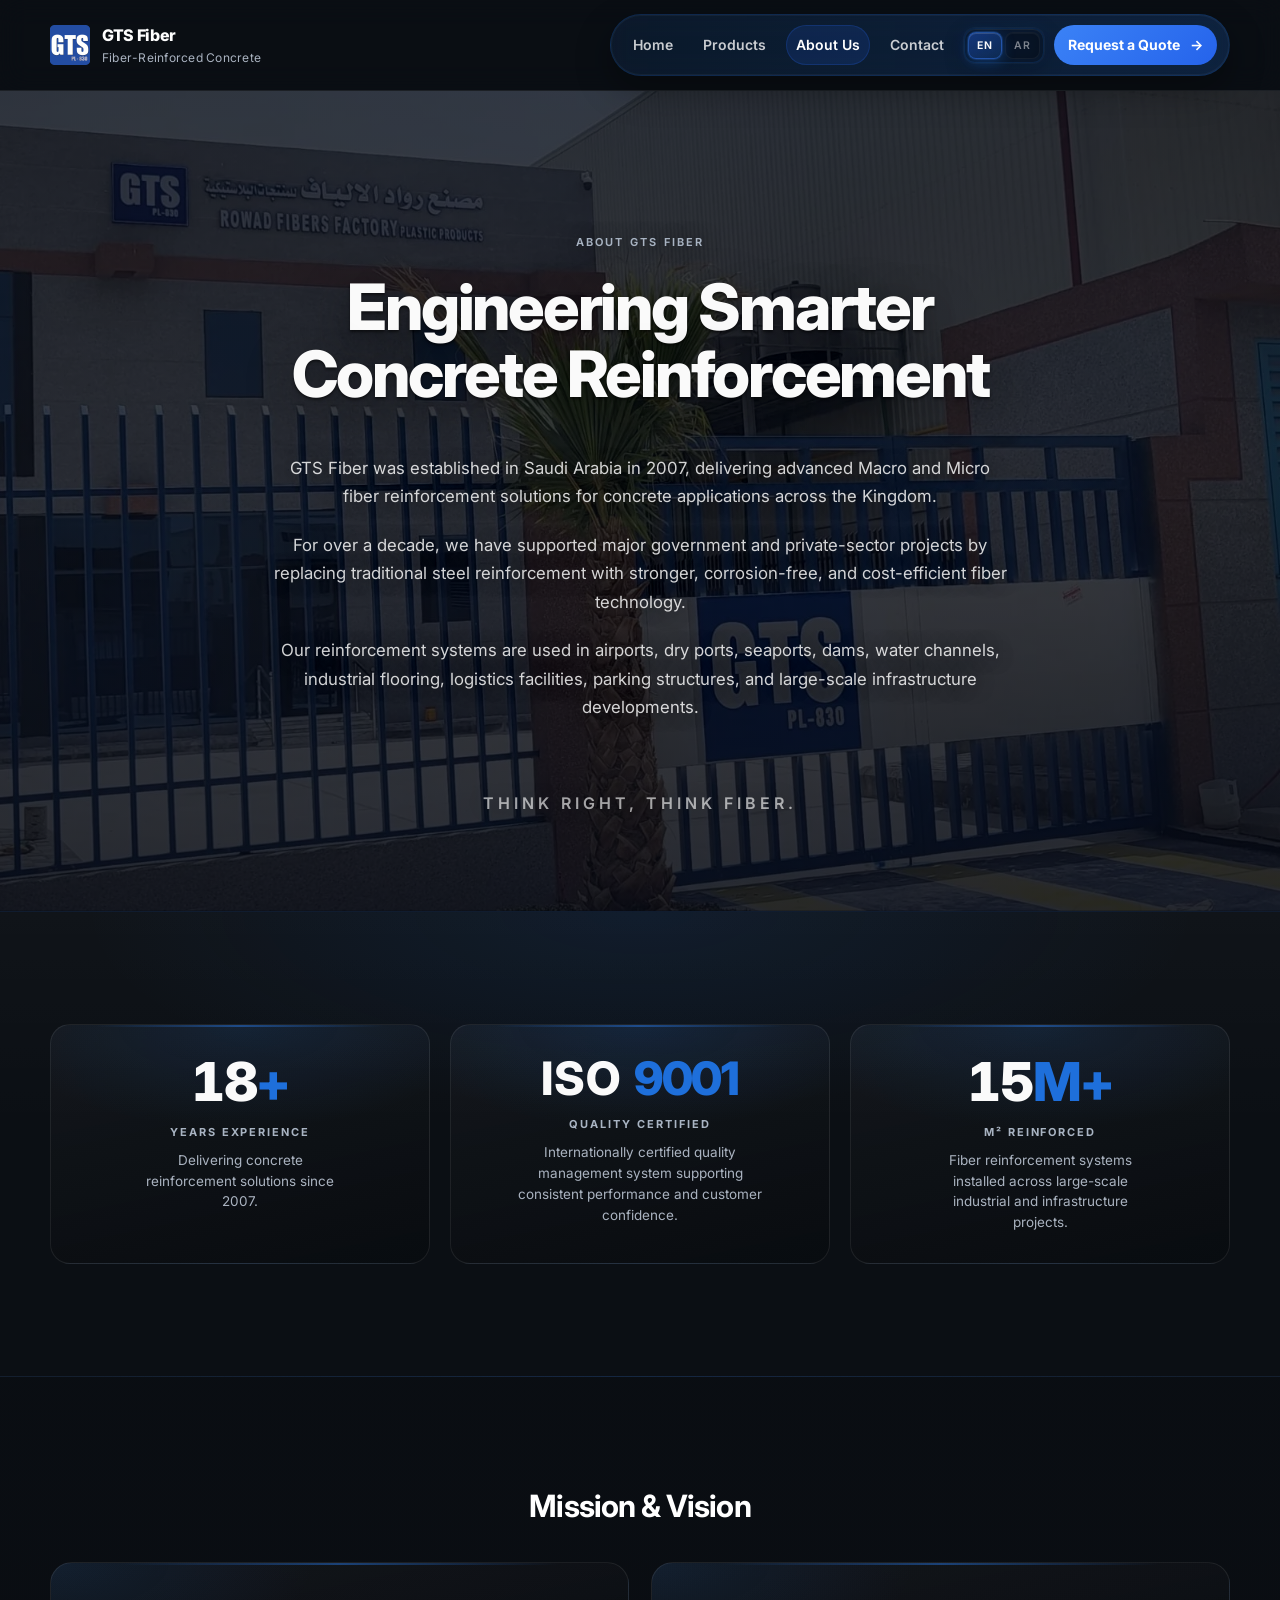
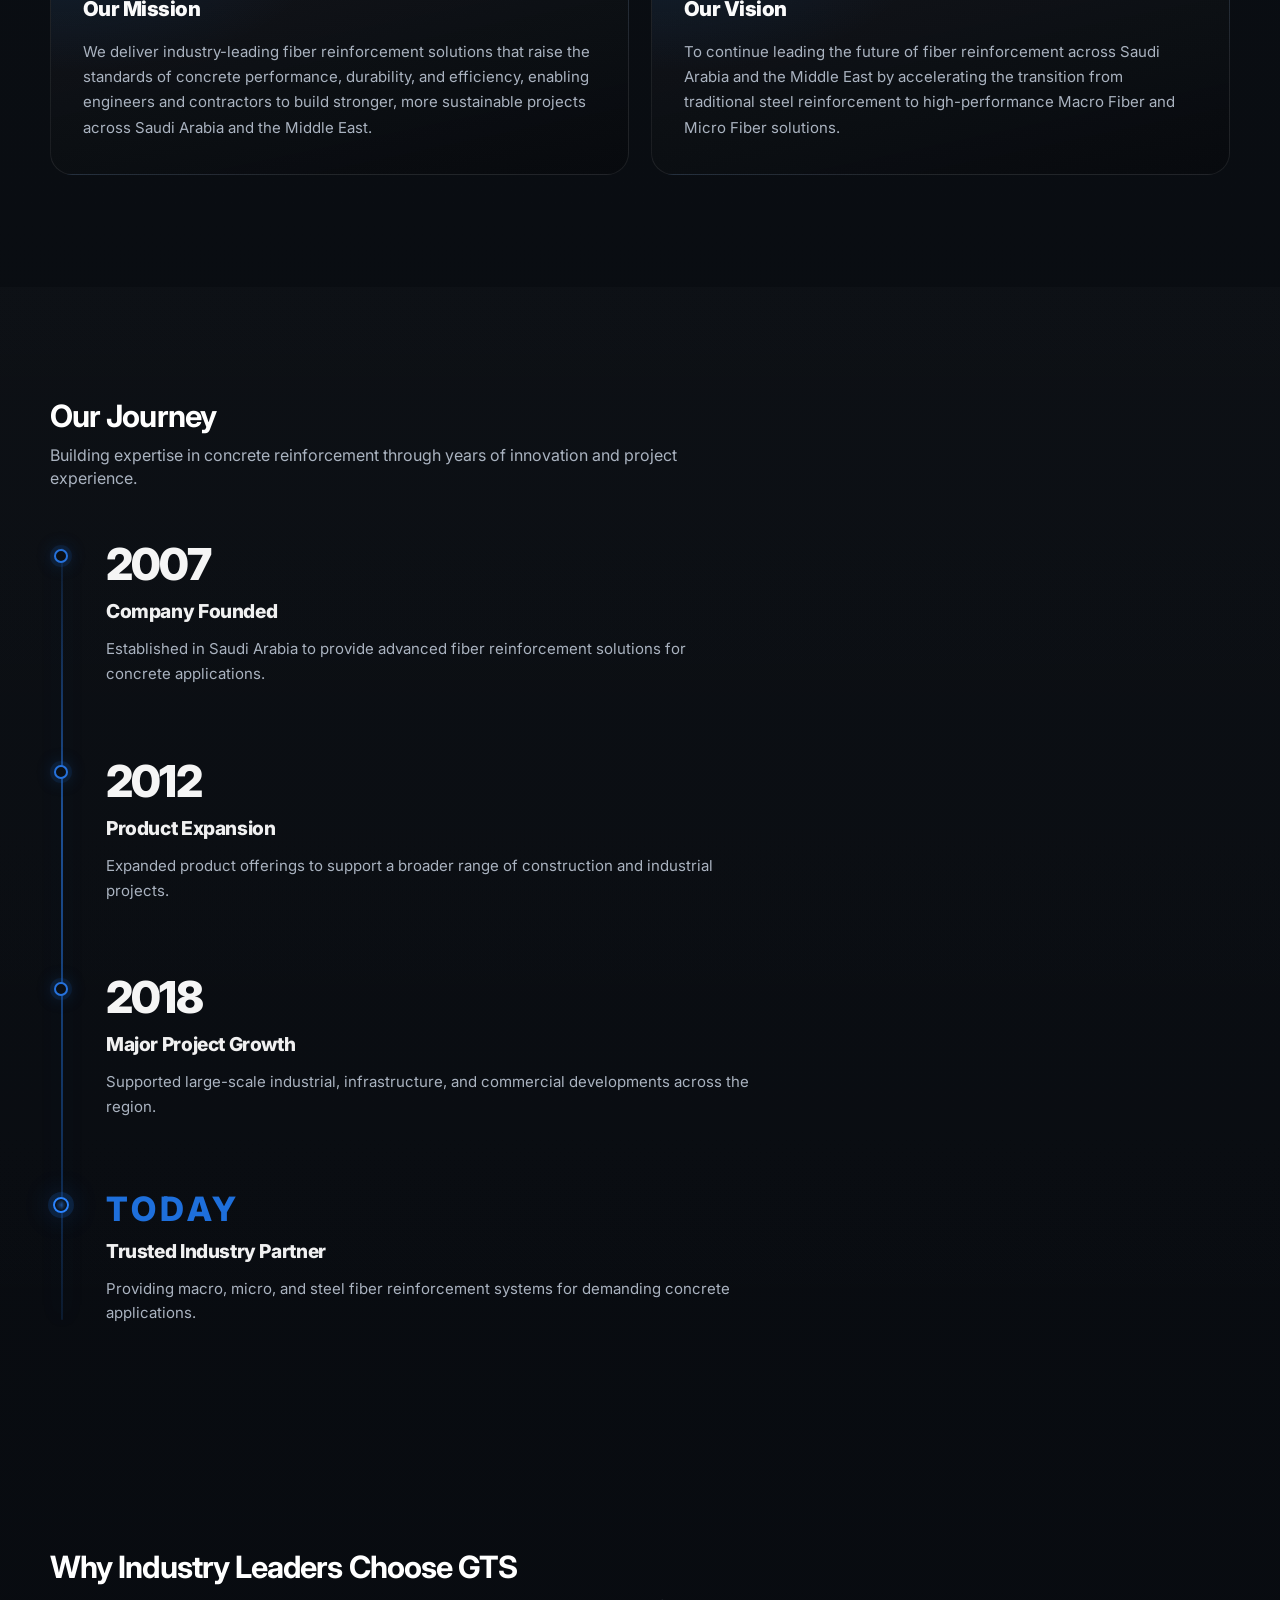
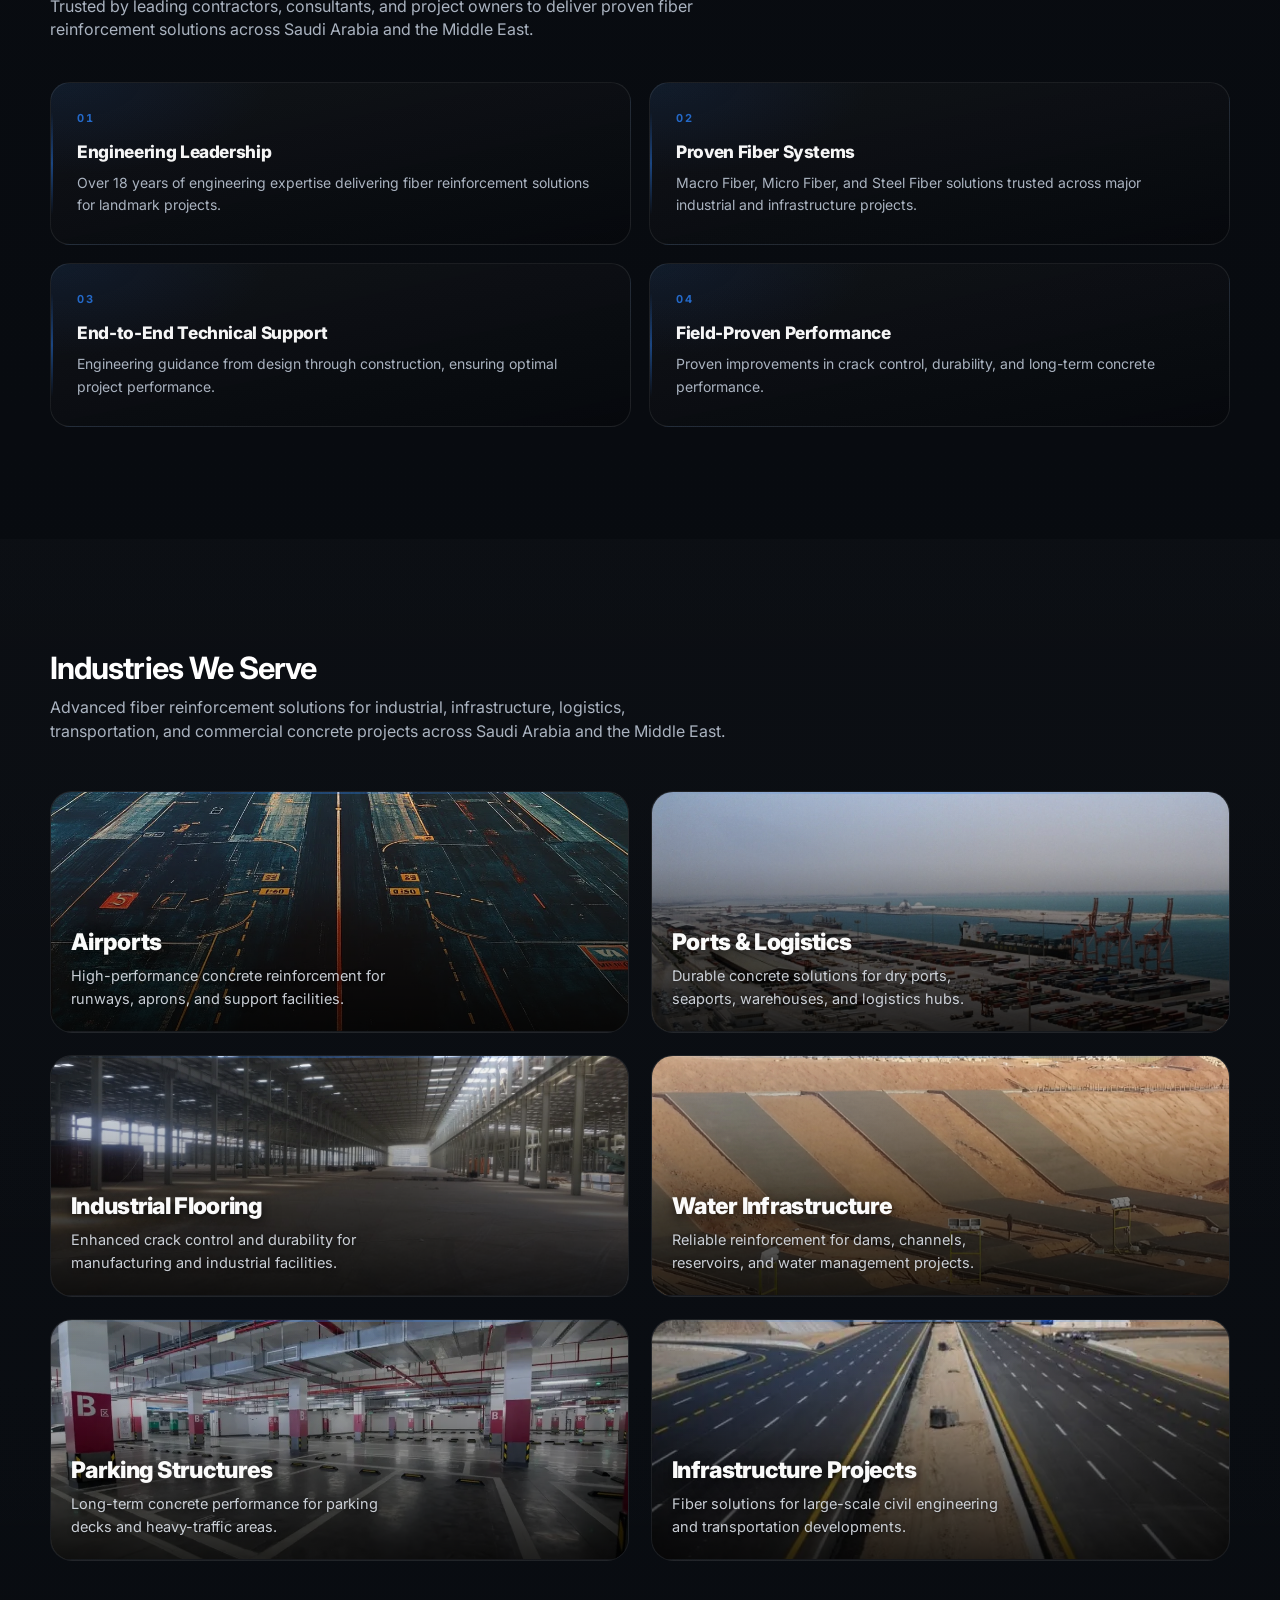
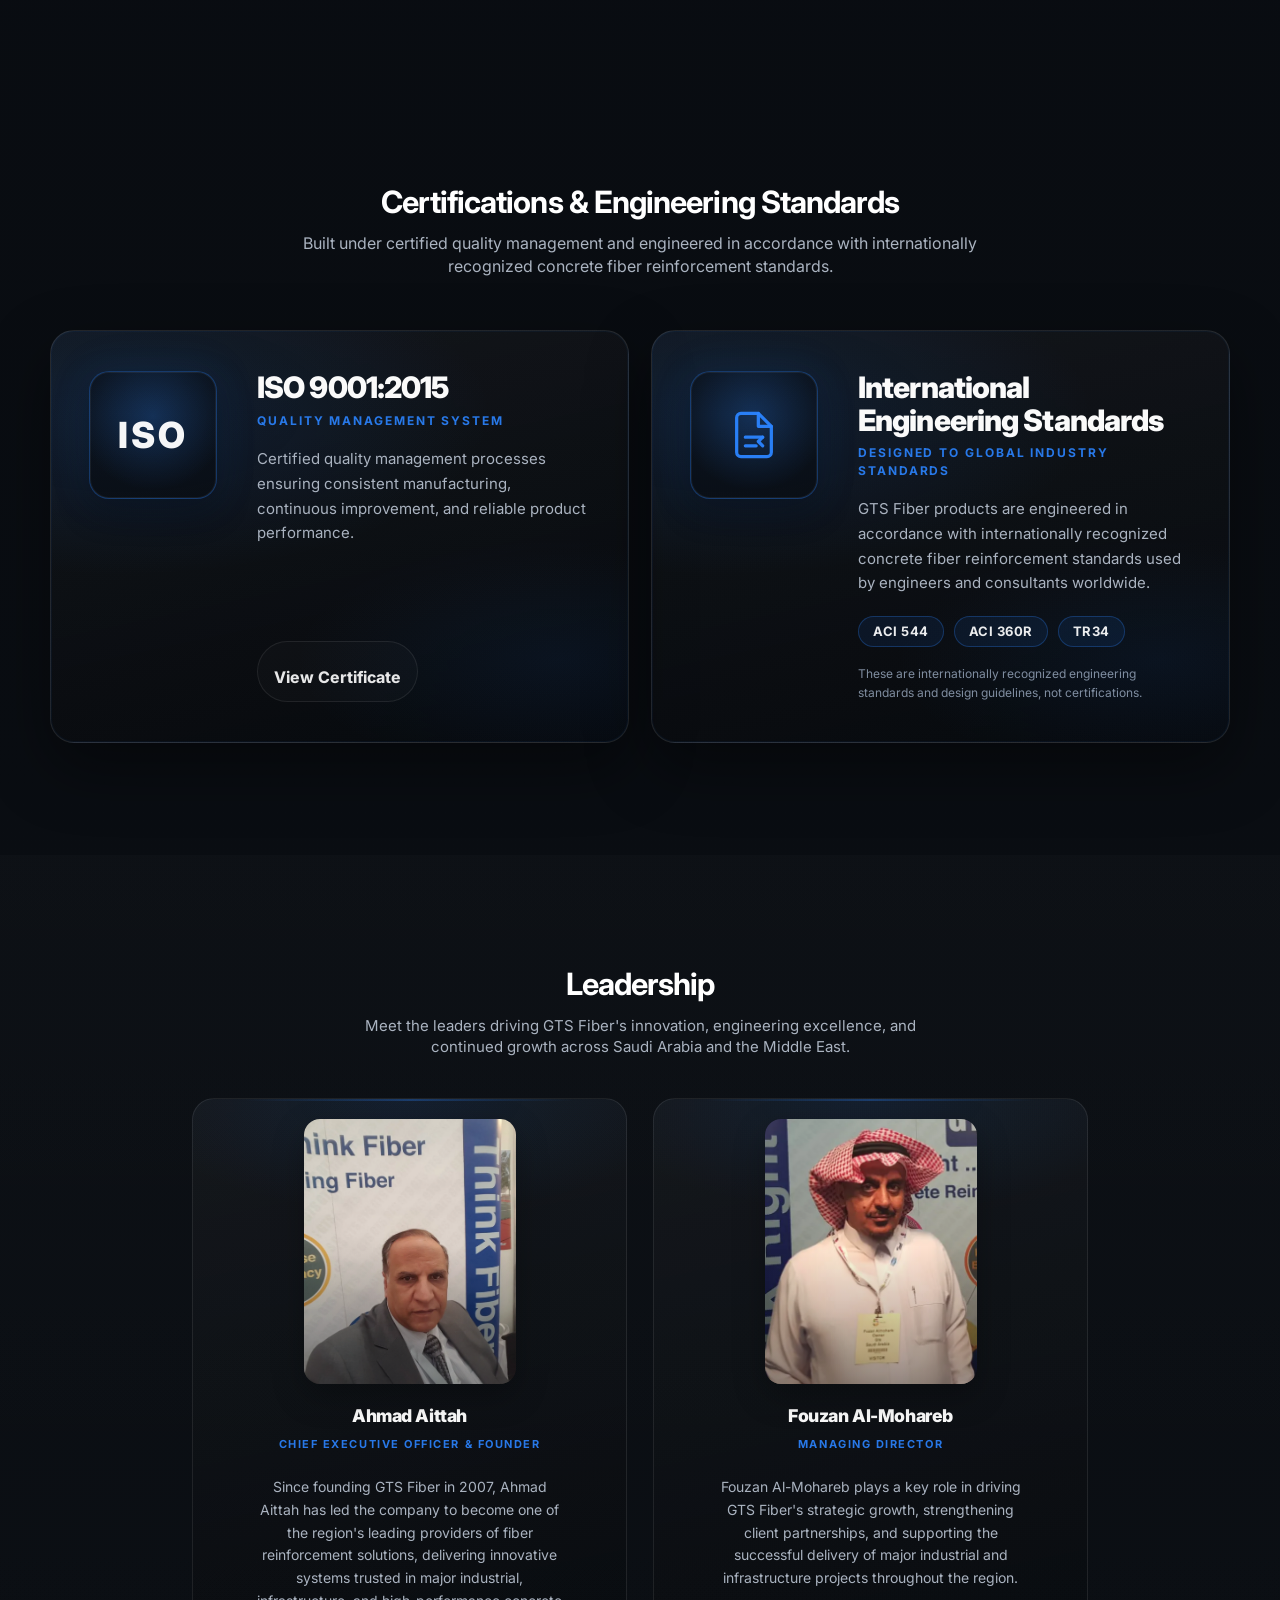
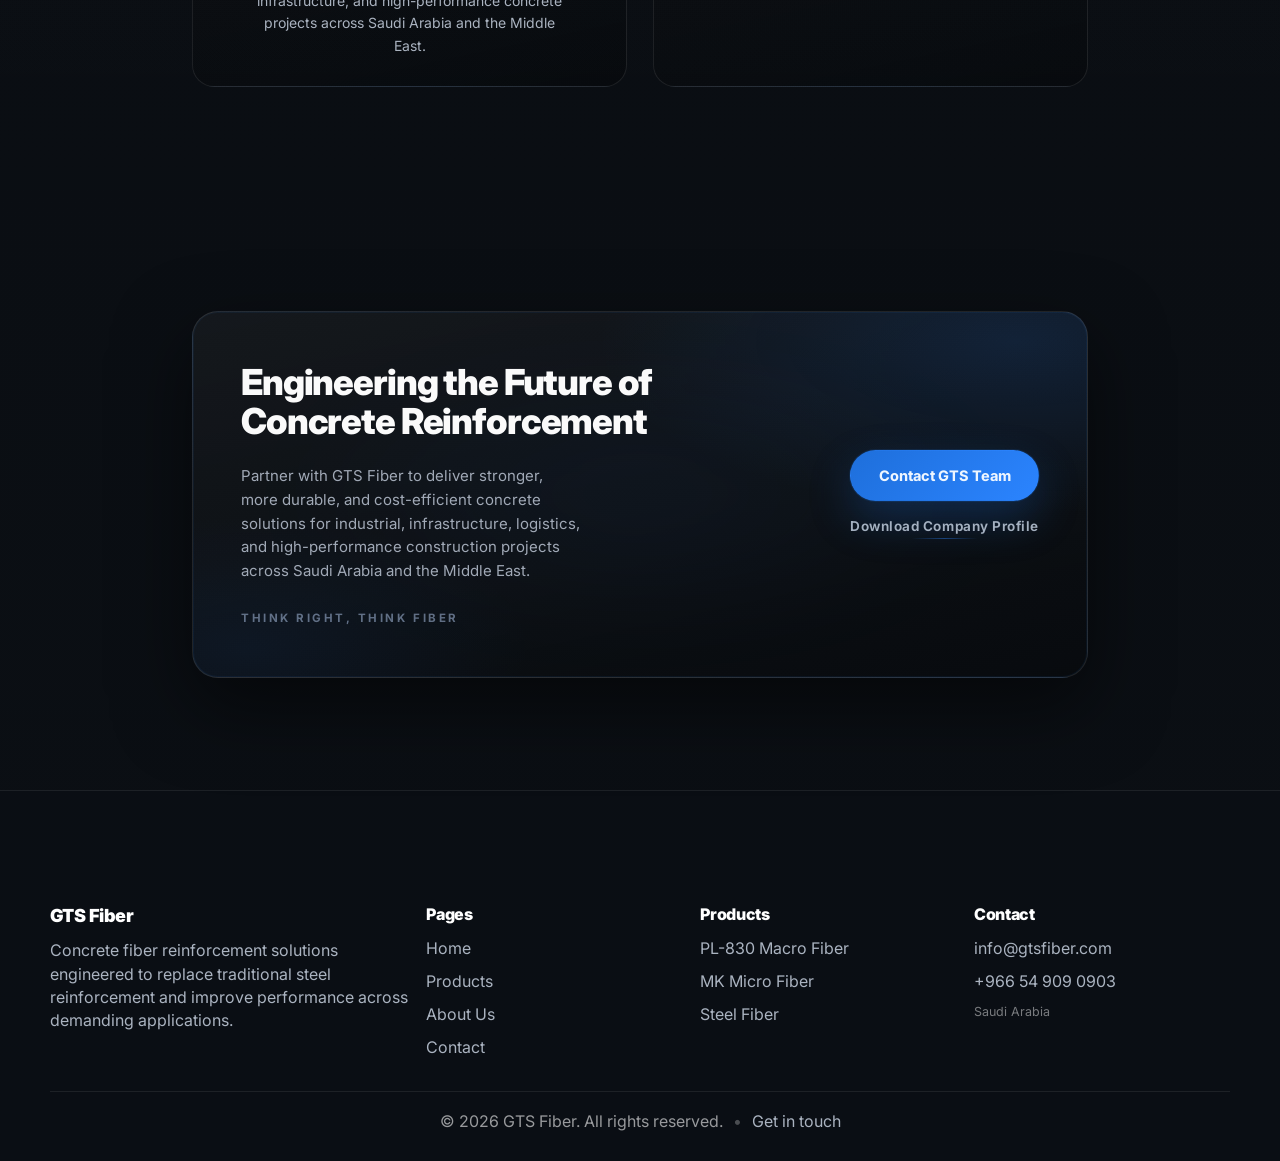
<file: about.html>
<!doctype html>
<html lang="en">
  <head>
    <meta charset="utf-8" />
    <meta name="viewport" content="width=device-width, initial-scale=1" />
    <meta
      name="description"
      content="Established in Saudi Arabia in 2007, GTS Fiber delivers macro and micro fiber reinforcement for airports, ports, dams, industrial flooring, and major infrastructure."
    />
    <title>About GTS Fiber | Smarter Concrete Reinforcement</title>

    <link rel="preconnect" href="https://fonts.googleapis.com" />
    <link rel="preconnect" href="https://fonts.gstatic.com" crossorigin />
    <link href="https://fonts.googleapis.com/css2?family=Inter:wght@300;400;500;600;700;800&display=swap" rel="stylesheet" />

    <link rel="preload" href="images/about/hero/gts-factory.webp" as="image" type="image/webp" />

    <link rel="stylesheet" href="assets/css/style.css" />
    <script defer src="assets/js/main.js"></script>
  </head>
  <body>
    <a class="skip-link" href="#main">Skip to content</a>

    <header class="site-header" data-header>
      <div class="container header-inner">
        <a class="brand" href="index.html" aria-label="GTS Fiber Home">
          <img src="images/logo.png" alt="GTS Fiber Logo" class="nav-logo" />
          <span class="brand-text">
            <span class="brand-name">GTS Fiber</span>
            <span class="brand-tag">Fiber-Reinforced Concrete</span>
          </span>
        </a>

        <button class="nav-toggle" type="button" aria-label="Open menu" aria-expanded="false" aria-controls="site-nav" data-nav-toggle>
          <span class="nav-toggle-lines" aria-hidden="true"></span>
        </button>

        <nav class="site-nav" id="site-nav" data-nav>
          <div class="nav-panel" aria-label="Primary navigation">
            <a class="nav-link" href="index.html">Home</a>
            <a class="nav-link" href="products.html">Products</a>
            <a class="nav-link is-active" href="about.html">About Us</a>
            <a class="nav-link" href="contact.html">Contact</a>
            <div class="lang-switcher" data-lang-switcher role="group" aria-label="Language">
              <a class="lang-btn" href="about.html" data-lang="en">EN</a>
              <a class="lang-btn" href="ar/about.html" data-lang="ar" lang="ar" dir="rtl">AR</a>
            </div>
            <a class="nav-cta" href="contact.html">
              <span>Request a Quote</span>
              <span class="nav-cta-arrow" aria-hidden="true">→</span>
            </a>
          </div>
        </nav>
      </div>
    </header>

    <main id="main">
      <section class="about-hero" aria-label="About GTS Fiber">
        <div class="about-hero-media" aria-hidden="true">
          <div class="about-hero-bg"></div>
          <div class="about-hero-scrim"></div>
          <div class="about-hero-glow"></div>
        </div>
        <div class="container about-hero-inner about-hero-content">
          <p class="about-hero-label">About GTS Fiber</p>
          <h1 class="about-hero-title">Engineering Smarter Concrete Reinforcement</h1>
          <div class="about-hero-body about-hero-description">
            <p class="about-hero-subtitle">
              GTS Fiber was established in Saudi Arabia in 2007, delivering advanced Macro and Micro fiber reinforcement solutions for concrete applications across the Kingdom.
            </p>
            <p class="about-hero-subtitle">
              For over a decade, we have supported major government and private-sector projects by replacing traditional steel reinforcement with stronger, corrosion-free, and cost-efficient fiber technology.
            </p>
            <p class="about-hero-subtitle">
              Our reinforcement systems are used in airports, dry ports, seaports, dams, water channels, industrial flooring, logistics facilities, parking structures, and large-scale infrastructure developments.
            </p>
          </div>
          <p class="about-hero-slogan">Think Right, Think Fiber.</p>
        </div>
      </section>

      <section class="about-stats" aria-label="GTS Fiber at a glance" data-about-stats>
        <div class="container">
          <div class="about-stats-grid">
            <article class="about-stat-card" data-count-end="18" data-count-suffix="+">
              <p class="about-stat-number" aria-label="18 plus">
                <span data-count-display>0</span><span class="about-stat-suffix" data-count-suffix-el>+</span>
              </p>
              <h2 class="about-stat-label">Years Experience</h2>
              <p class="about-stat-desc">Delivering concrete reinforcement solutions since 2007.</p>
            </article>

            <article class="about-stat-card about-stat-card--cert" data-stat-cert>
              <p class="about-stat-number about-stat-cert" aria-label="ISO 9001 certified quality management system">
                <span class="about-stat-cert-iso">ISO</span>
                <span class="about-stat-cert-code">9001</span>
              </p>
              <h2 class="about-stat-label">Quality Certified</h2>
              <p class="about-stat-desc">Internationally certified quality management system supporting consistent performance and customer confidence.</p>
            </article>

            <article class="about-stat-card" data-count-end="15" data-count-suffix="M+">
              <p class="about-stat-number" aria-label="15 million plus square meters">
                <span data-count-display>0</span><span class="about-stat-suffix" data-count-suffix-el>M+</span>
              </p>
              <h2 class="about-stat-label">M² Reinforced</h2>
              <p class="about-stat-desc">Fiber reinforcement systems installed across large-scale industrial and infrastructure projects.</p>
            </article>
          </div>
        </div>
      </section>

      <section class="section about-mv" aria-labelledby="about-mv-heading" data-about-mv>
        <div class="container">
          <h2 class="section-title about-mv-heading" id="about-mv-heading">Mission &amp; Vision</h2>
          <div class="about-mv-grid">
            <article class="about-mv-card">
              <h3 class="about-mv-title">Our Mission</h3>
              <p class="about-mv-text">
                We deliver industry-leading fiber reinforcement solutions that raise the standards of concrete performance, durability, and efficiency, enabling engineers and contractors to build stronger, more sustainable projects across Saudi Arabia and the Middle East.
              </p>
            </article>

            <article class="about-mv-card">
              <h3 class="about-mv-title">Our Vision</h3>
              <p class="about-mv-text">
                To continue leading the future of fiber reinforcement across Saudi Arabia and the Middle East by accelerating the transition from traditional steel reinforcement to high-performance Macro Fiber and Micro Fiber solutions.
              </p>
            </article>
          </div>
        </div>
      </section>

      <section class="section about-journey" aria-labelledby="about-journey-heading" data-about-timeline>
        <div class="container">
          <div class="section-head about-journey-head">
            <div>
              <h2 class="section-title" id="about-journey-heading">Our Journey</h2>
              <p class="section-subtitle">
                Building expertise in concrete reinforcement through years of innovation and project experience.
              </p>
            </div>
          </div>

          <div class="about-timeline">
            <ol class="about-timeline-list">
              <li class="about-timeline-item">
                <div class="about-timeline-marker" aria-hidden="true"></div>
                <div class="about-timeline-body">
                  <p class="about-timeline-year"><time datetime="2007">2007</time></p>
                  <h3 class="about-timeline-title">Company Founded</h3>
                  <p class="about-timeline-text">
                    Established in Saudi Arabia to provide advanced fiber reinforcement solutions for concrete applications.
                  </p>
                </div>
              </li>

              <li class="about-timeline-item">
                <div class="about-timeline-marker" aria-hidden="true"></div>
                <div class="about-timeline-body">
                  <p class="about-timeline-year"><time datetime="2012">2012</time></p>
                  <h3 class="about-timeline-title">Product Expansion</h3>
                  <p class="about-timeline-text">
                    Expanded product offerings to support a broader range of construction and industrial projects.
                  </p>
                </div>
              </li>

              <li class="about-timeline-item">
                <div class="about-timeline-marker" aria-hidden="true"></div>
                <div class="about-timeline-body">
                  <p class="about-timeline-year"><time datetime="2018">2018</time></p>
                  <h3 class="about-timeline-title">Major Project Growth</h3>
                  <p class="about-timeline-text">
                    Supported large-scale industrial, infrastructure, and commercial developments across the region.
                  </p>
                </div>
              </li>

              <li class="about-timeline-item about-timeline-item--current">
                <div class="about-timeline-marker" aria-hidden="true"></div>
                <div class="about-timeline-body">
                  <p class="about-timeline-year">Today</p>
                  <h3 class="about-timeline-title">Trusted Industry Partner</h3>
                  <p class="about-timeline-text">
                    Providing macro, micro, and steel fiber reinforcement systems for demanding concrete applications.
                  </p>
                </div>
              </li>
            </ol>
          </div>
        </div>
      </section>

      <section class="section about-why-choose" aria-labelledby="about-why-heading" data-about-why>
        <div class="container">
          <div class="section-head about-why-head">
            <div>
              <h2 class="section-title" id="about-why-heading">Why Industry Leaders Choose GTS</h2>
              <p class="section-subtitle">
                Trusted by leading contractors, consultants, and project owners to deliver proven fiber reinforcement solutions across Saudi Arabia and the Middle East.
              </p>
            </div>
          </div>

          <div class="about-why-grid">
            <article class="about-why-card">
              <span class="about-why-index" aria-hidden="true">01</span>
              <h3 class="about-why-title">Engineering Leadership</h3>
              <p class="about-why-text">
                Over 18 years of engineering expertise delivering fiber reinforcement solutions for landmark projects.
              </p>
            </article>

            <article class="about-why-card">
              <span class="about-why-index" aria-hidden="true">02</span>
              <h3 class="about-why-title">Proven Fiber Systems</h3>
              <p class="about-why-text">
                Macro Fiber, Micro Fiber, and Steel Fiber solutions trusted across major industrial and infrastructure projects.
              </p>
            </article>

            <article class="about-why-card">
              <span class="about-why-index" aria-hidden="true">03</span>
              <h3 class="about-why-title">End-to-End Technical Support</h3>
              <p class="about-why-text">
                Engineering guidance from design through construction, ensuring optimal project performance.
              </p>
            </article>

            <article class="about-why-card">
              <span class="about-why-index" aria-hidden="true">04</span>
              <h3 class="about-why-title">Field-Proven Performance</h3>
              <p class="about-why-text">
                Proven improvements in crack control, durability, and long-term concrete performance.
              </p>
            </article>
          </div>
        </div>
      </section>

      <section class="section about-industries" aria-labelledby="about-industries-heading" data-about-industries>
        <div class="container">
          <div class="section-head about-industries-head">
            <div>
              <h2 class="section-title" id="about-industries-heading">Industries We Serve</h2>
              <p class="section-subtitle">
                Advanced fiber reinforcement solutions for industrial, infrastructure, logistics, transportation, and commercial concrete projects across Saudi Arabia and the Middle East.
              </p>
            </div>
          </div>

          <div class="about-industries-grid">
            <article class="about-industry-card">
              <div class="about-industry-media" aria-hidden="true">
                <img
                  class="about-industry-img"
                  src="images/about/industries/airport-runway.webp"
                  alt="Airport runway"
                  loading="lazy"
                />
                <div class="about-industry-body">
                <h3 class="about-industry-title">Airports</h3>
                <p class="about-industry-text">
                  High-performance concrete reinforcement for runways, aprons, and support facilities.
                </p>
              </div>
              </div>
            </article>

            <article class="about-industry-card">
              <div class="about-industry-media" aria-hidden="true">
                <img
                  class="about-industry-img"
                  src="images/about/industries/logistics.webp"
                  alt="Ports and logistics facility"
                  loading="lazy"
                />
                <div class="about-industry-body">
                <h3 class="about-industry-title">Ports &amp; Logistics</h3>
                <p class="about-industry-text">
                  Durable concrete solutions for dry ports, seaports, warehouses, and logistics hubs.
                </p>
              </div>
              </div>
            </article>

            <article class="about-industry-card">
              <div class="about-industry-media" aria-hidden="true">
                <img
                  class="about-industry-img"
                  src="images/about/industries/factory-floor.webp"
                  alt="Industrial factory floor"
                  loading="lazy"
                />
                <div class="about-industry-body">
                <h3 class="about-industry-title">Industrial Flooring</h3>
                <p class="about-industry-text">
                  Enhanced crack control and durability for manufacturing and industrial facilities.
                </p>
              </div>
              </div>
            </article>

            <article class="about-industry-card">
              <div class="about-industry-media" aria-hidden="true">
                <img
                  class="about-industry-img"
                  src="images/about/industries/water-ways.webp"
                  alt="Water infrastructure canal"
                  loading="lazy"
                />
                <div class="about-industry-body">
                <h3 class="about-industry-title">Water Infrastructure</h3>
                <p class="about-industry-text">
                  Reliable reinforcement for dams, channels, reservoirs, and water management projects.
                </p>
              </div>
              </div>
            </article>

            <article class="about-industry-card">
              <div class="about-industry-media" aria-hidden="true">
                <img
                  class="about-industry-img"
                  src="images/about/industries/parking-lot.webp"
                  alt="Parking structure"
                  loading="lazy"
                />
                <div class="about-industry-body">
                <h3 class="about-industry-title">Parking Structures</h3>
                <p class="about-industry-text">
                  Long-term concrete performance for parking decks and heavy-traffic areas.
                </p>
              </div>
              </div>
            </article>

            <article class="about-industry-card">
              <div class="about-industry-media" aria-hidden="true">
                <img
                  class="about-industry-img"
                  src="images/about/industries/highway.webp"
                  alt="Highway infrastructure project"
                  loading="lazy"
                />
                <div class="about-industry-body">
                <h3 class="about-industry-title">Infrastructure Projects</h3>
                <p class="about-industry-text">
                  Fiber solutions for large-scale civil engineering and transportation developments.
                </p>
              </div>
              </div>
            </article>
          </div>
        </div>
      </section>

      <section class="section about-certifications" aria-labelledby="about-cert-heading" data-about-cert>
        <div class="container">
          <div class="about-cert-head">
            <h2 class="section-title" id="about-cert-heading">Certifications &amp; Engineering Standards</h2>
            <p class="section-subtitle">
              Built under certified quality management and engineered in accordance with internationally recognized concrete fiber reinforcement standards.
            </p>
          </div>

          <div class="about-cert-grid">
            <article class="about-cert-card">
              <div class="about-cert-badge" aria-hidden="true">
                <span class="about-cert-badge-text">ISO</span>
              </div>
              <div class="about-cert-content">
                <h3 class="about-cert-title">ISO 9001:2015</h3>
                <p class="about-cert-subtitle">Quality Management System</p>
                <p class="about-cert-desc">
                  Certified quality management processes ensuring consistent manufacturing, continuous improvement, and reliable product performance.
                </p>
                <a class="btn btn-ghost about-cert-btn" href="assets/pdfs/iso-certification.pdf" target="_blank" rel="noopener noreferrer">
                  View Certificate
                </a>
              </div>
            </article>

            <article class="about-cert-card about-cert-card--standards">
              <div class="about-cert-badge about-cert-badge--standards" aria-hidden="true">
                <svg class="about-cert-icon" viewBox="0 0 24 24" fill="none" stroke="currentColor" stroke-width="1.5" stroke-linecap="round" stroke-linejoin="round">
                  <path d="M14 2H6a2 2 0 0 0-2 2v16a2 2 0 0 0 2 2h12a2 2 0 0 0 2-2V8l-6-6Z" />
                  <path d="M14 2v6h6" />
                  <path d="M8 13h8M8 17h5" />
                  <path d="M16 13l-2 2 2 2" />
                </svg>
              </div>
              <div class="about-cert-content">
                <h3 class="about-cert-title">International Engineering Standards</h3>
                <p class="about-cert-subtitle">Designed to Global Industry Standards</p>
                <p class="about-cert-desc">
                  GTS Fiber products are engineered in accordance with internationally recognized concrete fiber reinforcement standards used by engineers and consultants worldwide.
                </p>
                <ul class="about-cert-standards" aria-label="Engineering standards">
                  <li>ACI 544</li>
                  <li>ACI 360R</li>
                  <li>TR34</li>
                </ul>
                <p class="about-cert-note">
                  These are internationally recognized engineering standards and design guidelines, not certifications.
                </p>
              </div>
            </article>
          </div>
        </div>
      </section>

      <section class="section about-leadership" aria-labelledby="about-leadership-heading" data-about-leadership>
        <div class="container">
          <div class="about-leadership-head">
            <h2 class="section-title" id="about-leadership-heading">Leadership</h2>
            <p class="section-subtitle">
              Meet the leaders driving GTS Fiber's innovation, engineering excellence, and continued growth across Saudi Arabia and the Middle East.
            </p>
          </div>

          <div class="about-leadership-grid">
            <article class="about-leader-card">
              <div class="about-leader-portrait">
                <img
                  src="images/about/leaders/ahmad.webp"
                  alt="Ahmad Aittah, Chief Executive Officer and Founder"
                  width="640"
                  height="800"
                  loading="lazy"
                  decoding="async"
                />
              </div>
              <div class="about-leader-body">
                <h3 class="about-leader-name">Ahmad Aittah</h3>
                <p class="about-leader-role">Chief Executive Officer &amp; Founder</p>
                <p class="about-leader-bio">
                  Since founding GTS Fiber in 2007, Ahmad Aittah has led the company to become one of the region's leading providers of fiber reinforcement solutions, delivering innovative systems trusted in major industrial, infrastructure, and high-performance concrete projects across Saudi Arabia and the Middle East.
                </p>
              </div>
            </article>

            <article class="about-leader-card">
              <div class="about-leader-portrait">
                <img
                  src="images/about/leaders/fosan.webp"
                  alt="Fouzan Al-Mohareb, Managing Director"
                  width="640"
                  height="800"
                  loading="lazy"
                  decoding="async"
                />
              </div>
              <div class="about-leader-body">
                <h3 class="about-leader-name">Fouzan Al-Mohareb</h3>
                <p class="about-leader-role">Managing Director</p>
                <p class="about-leader-bio">
                  Fouzan Al-Mohareb plays a key role in driving GTS Fiber's strategic growth, strengthening client partnerships, and supporting the successful delivery of major industrial and infrastructure projects throughout the region.
                </p>
              </div>
            </article>
          </div>
        </div>
      </section>

      <section class="cta about-final-cta" id="about-cta" aria-labelledby="about-final-cta-heading">
        <div class="container">
          <div class="about-final-cta-panel">
            <div class="about-final-cta-copy">
              <h2 class="about-final-cta-title" id="about-final-cta-heading">Engineering the Future of Concrete Reinforcement</h2>
              <p class="about-final-cta-text">
                Partner with GTS Fiber to deliver stronger, more durable, and cost-efficient concrete solutions for industrial, infrastructure, logistics, and high-performance construction projects across Saudi Arabia and the Middle East.
              </p>
              <p class="about-final-cta-brand" lang="en" dir="ltr">Think Right, Think Fiber</p>
            </div>
            <div class="about-final-cta-aside" aria-label="Contact and resources">
              <div class="about-final-cta-actions">
                <a class="btn btn-primary about-final-cta-btn" href="contact.html">Contact GTS Team</a>
                <a
                  class="about-final-cta-link"
                  href="assets/pdfs/gts-company-profile.pdf"
                  target="_blank"
                  rel="noopener noreferrer"
                >Download Company Profile</a>
              </div>
            </div>
          </div>
        </div>
      </section>
    </main>

    <footer class="site-footer">
      <div class="container footer-grid">
        <div class="footer-brand">
          <div class="footer-title">GTS Fiber</div>
          <p class="footer-text">
            Concrete fiber reinforcement solutions engineered to replace traditional steel reinforcement and improve performance across demanding applications.
          </p>
        </div>

        <div class="footer-col">
          <div class="footer-head">Pages</div>
          <a class="footer-link" href="index.html">Home</a>
          <a class="footer-link" href="products.html">Products</a>
          <a class="footer-link" href="about.html">About Us</a>
          <a class="footer-link" href="contact.html">Contact</a>
        </div>

        <div class="footer-col">
          <div class="footer-head">Products</div>
          <a class="footer-link" href="assets/pdfs/pl830-macro-fiber-tds.pdf" target="_blank" rel="noopener noreferrer">PL-830 Macro Fiber</a>
          <a class="footer-link" href="assets/pdfs/mk-micro-fiber-tds.pdf" target="_blank" rel="noopener noreferrer">MK Micro Fiber</a>
          <a class="footer-link" href="assets/pdfs/steel-fiber-tds.pdf" target="_blank" rel="noopener noreferrer">Steel Fiber</a>
        </div>

        <div class="footer-col">
          <div class="footer-head">Contact</div>
          <a class="footer-link" href="mailto:info@gtsfiber.com">info@gtsfiber.com</a>
          <a class="footer-link" href="tel:+966549090903">+966 54 909 0903</a>
          <div class="footer-meta">Saudi Arabia</div>
        </div>
      </div>

      <div class="container footer-bottom">
        <span>© <span data-year></span> GTS Fiber. All rights reserved.</span>
        <span class="footer-dot" aria-hidden="true">•</span>
        <a class="footer-link footer-bottom-link" href="contact.html">Get in touch</a>
      </div>
    </footer>

    <div class="toast" role="status" aria-live="polite" aria-atomic="true" hidden data-toast></div>
  </body>
</html>
</file>
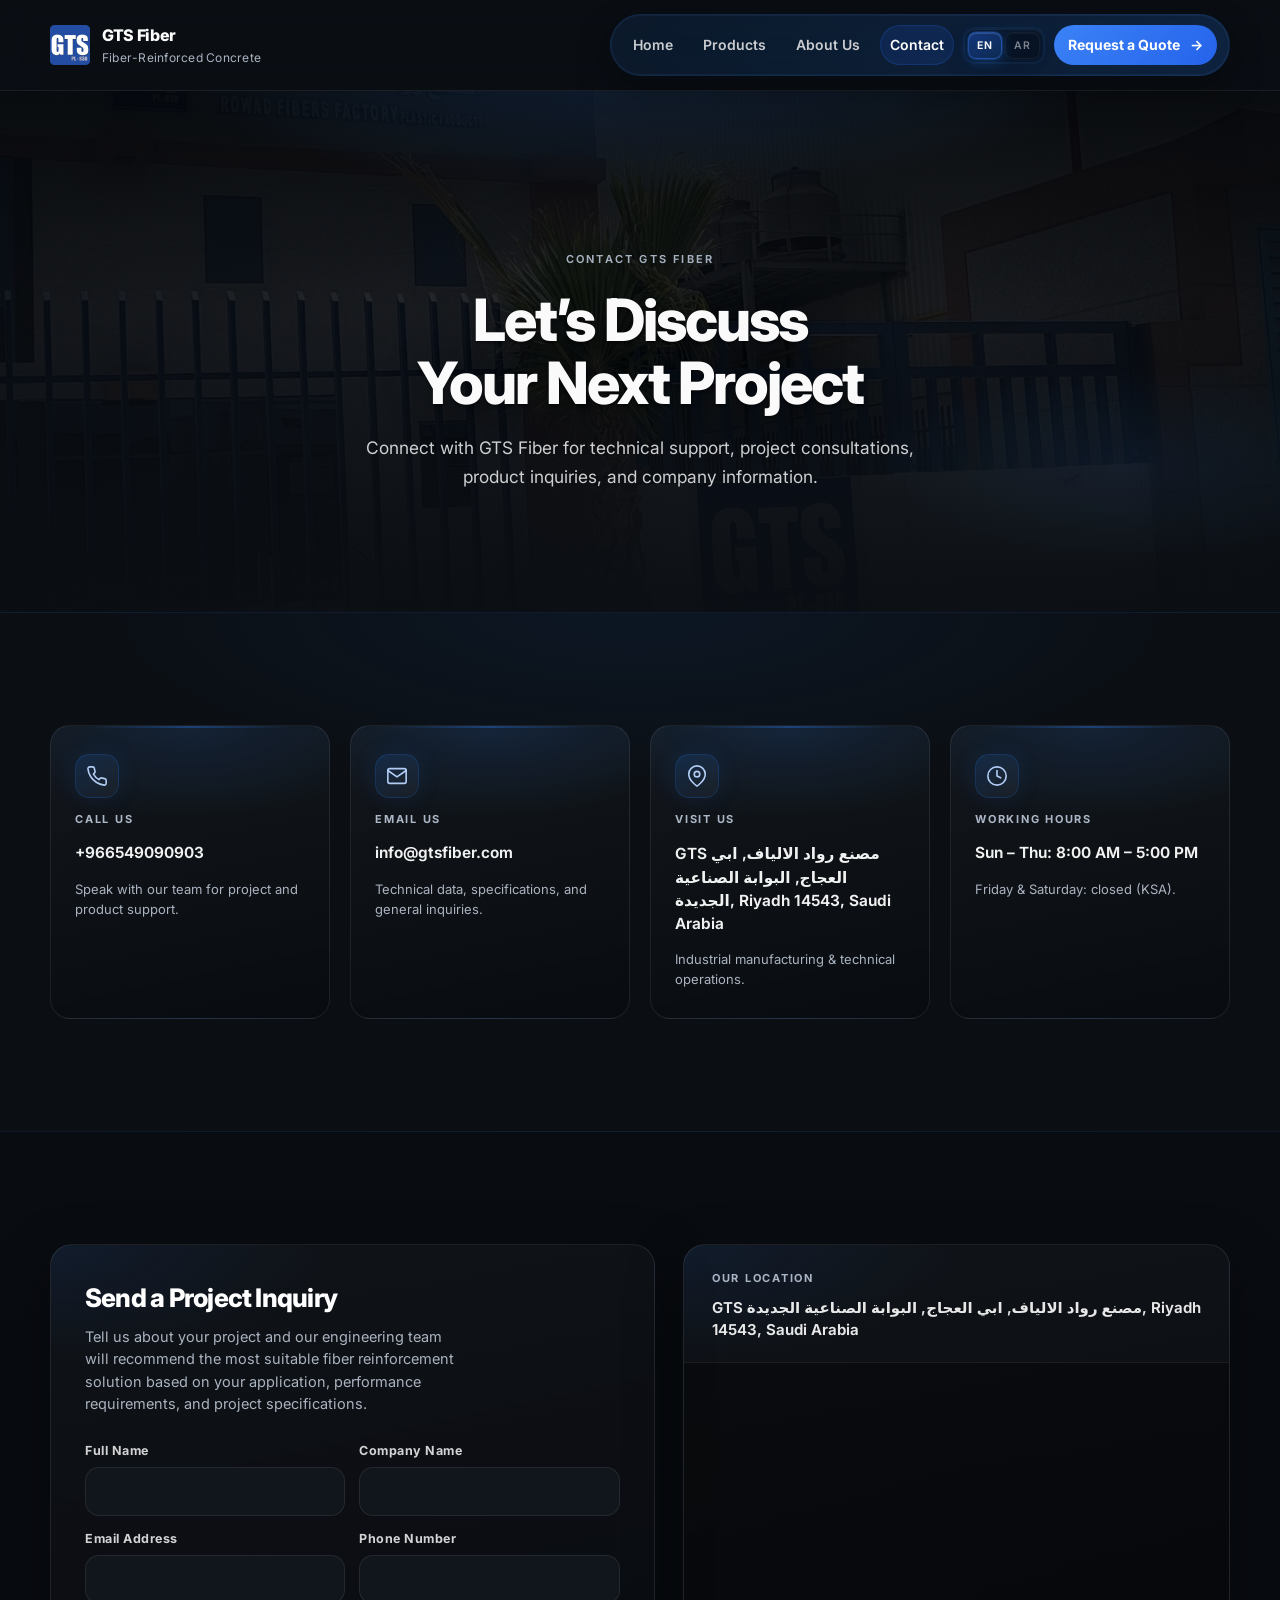
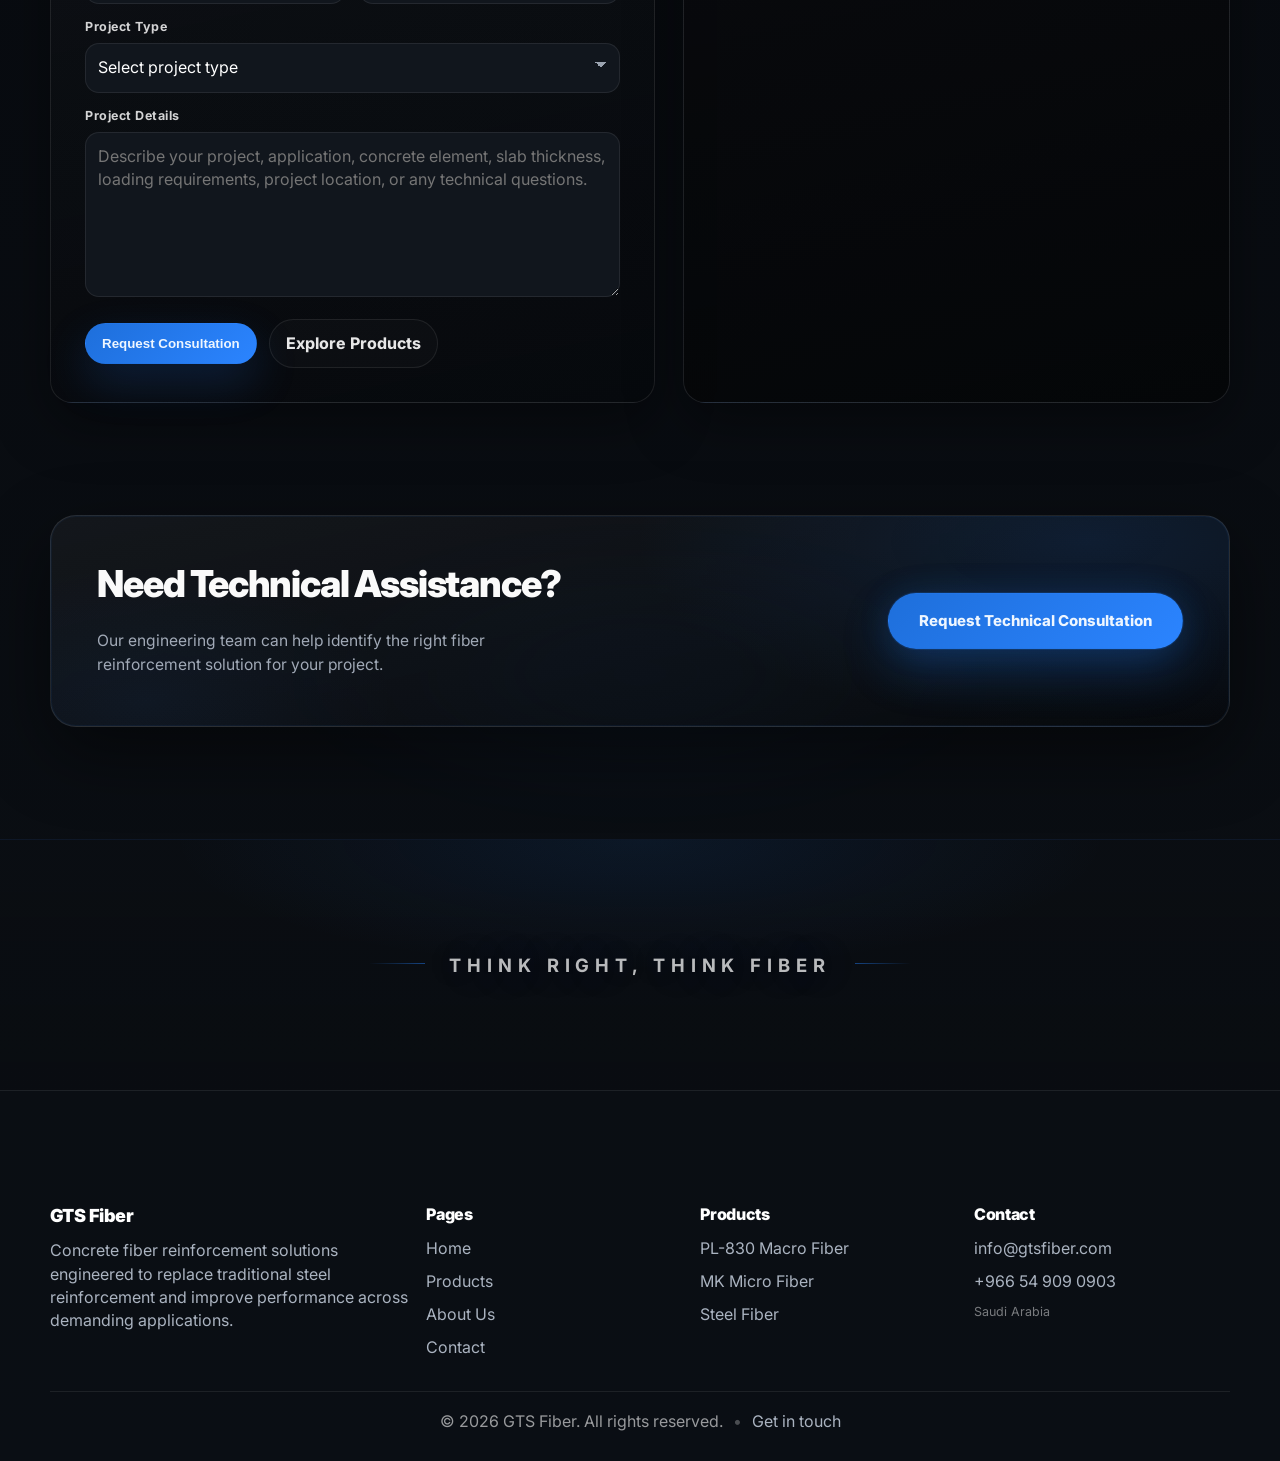
<file: contact.html>
<!doctype html>
<html lang="en">
  <head>
    <meta charset="utf-8" />
    <meta name="viewport" content="width=device-width, initial-scale=1" />
    <meta
      name="description"
      content="Contact GTS Fiber for technical support, project consultations, product inquiries, and engineering guidance on fiber-reinforced concrete solutions."
    />
    <title>Contact | GTS Fiber</title>

    <link rel="preconnect" href="https://fonts.googleapis.com" />
    <link rel="preconnect" href="https://fonts.gstatic.com" crossorigin />
    <link href="https://fonts.googleapis.com/css2?family=Inter:wght@300;400;500;600;700;800&display=swap" rel="stylesheet" />

    <link rel="preload" href="images/about/hero/gts-factory.webp" as="image" type="image/webp" />

    <link rel="stylesheet" href="assets/css/style.css" />
    <script defer src="assets/js/main.js"></script>
    <script defer src="assets/js/contact-form.js"></script>
  </head>
  <body>
    <a class="skip-link" href="#main">Skip to content</a>

    <header class="site-header" data-header>
      <div class="container header-inner">
        <a class="brand" href="index.html" aria-label="GTS Fiber Home">
          <img src="images/logo.png" alt="GTS Fiber Logo" class="nav-logo" />
          <span class="brand-text">
            <span class="brand-name">GTS Fiber</span>
            <span class="brand-tag">Fiber-Reinforced Concrete</span>
          </span>
        </a>

        <button class="nav-toggle" type="button" aria-label="Open menu" aria-expanded="false" aria-controls="site-nav" data-nav-toggle>
          <span class="nav-toggle-lines" aria-hidden="true"></span>
        </button>

        <nav class="site-nav" id="site-nav" data-nav>
          <div class="nav-panel" aria-label="Primary navigation">
            <a class="nav-link" href="index.html">Home</a>
            <a class="nav-link" href="products.html">Products</a>
            <a class="nav-link" href="about.html">About Us</a>
            <a class="nav-link is-active" href="contact.html">Contact</a>
            <div class="lang-switcher" data-lang-switcher role="group" aria-label="Language">
              <a class="lang-btn" href="contact.html" data-lang="en">EN</a>
              <a class="lang-btn" href="ar/contact.html" data-lang="ar" lang="ar" dir="rtl">AR</a>
            </div>
            <a class="nav-cta" href="contact.html">
              <span>Request a Quote</span>
              <span class="nav-cta-arrow" aria-hidden="true">→</span>
            </a>
          </div>
        </nav>
      </div>
    </header>

    <main id="main">
      <section class="contact-hero" aria-label="Contact GTS Fiber">
        <div class="contact-hero-media" aria-hidden="true">
          <div class="contact-hero-bg"></div>
          <div class="contact-hero-scrim"></div>
          <div class="contact-hero-glow"></div>
        </div>
        <div class="container contact-hero-inner">
          <p class="contact-hero-label">Contact GTS Fiber</p>
          <h1 class="contact-hero-title">Let’s Discuss Your Next Project</h1>
          <p class="contact-hero-text">
            Connect with GTS Fiber for technical support, project consultations, product inquiries, and company information.
          </p>
        </div>
      </section>

      <section class="contact-info" aria-label="Contact information">
        <div class="container">
          <div class="contact-info-grid">
            <article class="contact-info-card">
              <div class="contact-info-icon" aria-hidden="true">
                <svg viewBox="0 0 24 24" fill="none" stroke="currentColor" stroke-width="1.75" stroke-linecap="round" stroke-linejoin="round">
                  <path d="M22 16.92v3a2 2 0 0 1-2.18 2 19.79 19.79 0 0 1-8.63-3.07 19.5 19.5 0 0 1-6-6 19.79 19.79 0 0 1-3.07-8.67A2 2 0 0 1 4.11 2h3a2 2 0 0 1 2 1.72c.127.96.361 1.903.7 2.81a2 2 0 0 1-.45 2.11L8.09 9.91a16 16 0 0 0 6 6l1.27-1.27a2 2 0 0 1 2.11-.45c.907.339 1.85.573 2.81.7A2 2 0 0 1 22 16.92z" />
                </svg>
              </div>
              <h2 class="contact-info-title">Call Us</h2>
              <p class="contact-info-value">
                <a class="contact-link" href="tel:+966549090903">+966549090903</a>
              </p>
              <p class="contact-info-meta">Speak with our team for project and product support.</p>
            </article>

            <article class="contact-info-card">
              <div class="contact-info-icon" aria-hidden="true">
                <svg viewBox="0 0 24 24" fill="none" stroke="currentColor" stroke-width="1.75" stroke-linecap="round" stroke-linejoin="round">
                  <path d="M4 4h16c1.1 0 2 .9 2 2v12c0 1.1-.9 2-2 2H4c-1.1 0-2-.9-2-2V6c0-1.1.9-2 2-2z" />
                  <polyline points="22,6 12,13 2,6" />
                </svg>
              </div>
              <h2 class="contact-info-title">Email Us</h2>
              <p class="contact-info-value">
                <a class="contact-link" href="mailto:info@gtsfiber.com">info@gtsfiber.com</a>
              </p>
              <p class="contact-info-meta">Technical data, specifications, and general inquiries.</p>
            </article>

            <article class="contact-info-card">
              <div class="contact-info-icon" aria-hidden="true">
                <svg viewBox="0 0 24 24" fill="none" stroke="currentColor" stroke-width="1.75" stroke-linecap="round" stroke-linejoin="round">
                  <path d="M21 10c0 7-9 13-9 13s-9-6-9-13a9 9 0 0 1 18 0z" />
                  <circle cx="12" cy="10" r="3" />
                </svg>
              </div>
              <h2 class="contact-info-title">Visit Us</h2>
              <p class="contact-info-value">
                <a
                  class="contact-link contact-link--address"
                  href="https://www.google.com/maps/search/?api=1&amp;query=GTS+%D9%85%D8%B5%D9%86%D8%B9+%D8%B1%D9%88%D8%A7%D8%AF+%D8%A7%D9%84%D8%A7%D9%84%D9%8A%D8%A7%D9%81%2C+%D8%A7%D8%A8%D9%8A+%D8%A7%D9%84%D8%B9%D8%AC%D8%A7%D8%AC%2C+%D8%A7%D9%84%D8%A8%D9%88%D8%A7%D8%A8%D8%A9+%D8%A7%D9%84%D8%B5%D9%86%D8%A7%D8%B9%D9%8A%D8%A9+%D8%A7%D9%84%D8%AC%D8%AF%D9%8A%D8%AF%D8%A9%2C+Riyadh+14543%2C+Saudi+Arabia"
                  target="_blank"
                  rel="noopener noreferrer"
                >GTS مصنع رواد الالياف, ابي العجاج, البوابة الصناعية الجديدة, Riyadh 14543, Saudi Arabia</a>
              </p>
              <p class="contact-info-meta">Industrial manufacturing &amp; technical operations.</p>
            </article>

            <article class="contact-info-card">
              <div class="contact-info-icon" aria-hidden="true">
                <svg viewBox="0 0 24 24" fill="none" stroke="currentColor" stroke-width="1.75" stroke-linecap="round" stroke-linejoin="round">
                  <circle cx="12" cy="12" r="10" />
                  <polyline points="12 6 12 12 16 14" />
                </svg>
              </div>
              <h2 class="contact-info-title">Working Hours</h2>
              <p class="contact-info-value">Sun – Thu: 8:00 AM – 5:00 PM</p>
              <p class="contact-info-meta">Friday &amp; Saturday: closed (KSA).</p>
            </article>
          </div>
        </div>
      </section>

      <section class="contact-form-map section" id="contact-form" aria-labelledby="contact-form-heading">
        <div class="container">
          <div class="contact-form-map-grid">
            <div class="contact-form-panel" data-contact-panel>
              <div class="contact-form-head">
                <h2 class="contact-form-title" id="contact-form-heading">Send a Project Inquiry</h2>
                <p class="contact-form-lead">
                  Tell us about your project and our engineering team will recommend the most suitable fiber reinforcement solution based on your application, performance requirements, and project specifications.
                </p>
              </div>

              <form class="contact-form" data-contact-form action="contact.php" method="post" novalidate>
                <div class="contact-honeypot" aria-hidden="true">
                  <label class="contact-honeypot-label">
                    <span>Website</span>
                    <input type="text" name="website" tabindex="-1" autocomplete="off" />
                  </label>
                </div>

                <div class="contact-form-row">
                  <label class="contact-field">
                    <span class="contact-field-label">Full Name</span>
                    <input class="field" type="text" name="name" autocomplete="name" required maxlength="120" />
                  </label>
                  <label class="contact-field">
                    <span class="contact-field-label">Company Name</span>
                    <input class="field" type="text" name="company" autocomplete="organization" maxlength="160" />
                  </label>
                </div>

                <div class="contact-form-row">
                  <label class="contact-field">
                    <span class="contact-field-label">Email Address</span>
                    <input class="field" type="email" name="email" autocomplete="email" required maxlength="254" />
                  </label>
                  <label class="contact-field">
                    <span class="contact-field-label">Phone Number</span>
                    <input class="field" type="tel" name="phone" autocomplete="tel" maxlength="40" />
                  </label>
                </div>

                <label class="contact-field contact-field--full">
                  <span class="contact-field-label">Project Type</span>
                  <select class="field" name="project_type">
                    <option value="">Select project type</option>
                    <option value="industrial-flooring">Industrial Flooring</option>
                    <option value="roads-pavements">Roads &amp; Pavements</option>
                    <option value="airport-runways">Airport Runways</option>
                    <option value="warehouses-logistics">Warehouses &amp; Logistics</option>
                    <option value="precast">Precast Concrete</option>
                    <option value="infrastructure">Infrastructure</option>
                    <option value="shotcrete-repairs">Shotcrete &amp; Repairs</option>
                    <option value="parking-structures">Parking Structures</option>
                    <option value="product-inquiry">Product inquiry</option>
                    <option value="technical-consultation">Technical Consultation</option>
                    <option value="other">Other</option>
                  </select>
                </label>

                <label class="contact-field contact-field--full">
                  <span class="contact-field-label">Project Details</span>
                  <textarea class="field" name="message" rows="6" required maxlength="5000" placeholder="Describe your project, application, concrete element, slab thickness, loading requirements, project location, or any technical questions."></textarea>
                </label>

                <div class="contact-form-feedback" data-contact-feedback hidden role="status" aria-live="polite" tabindex="-1"></div>

                <div class="contact-form-actions">
                  <button class="btn btn-primary" type="submit" data-contact-submit>
                    <span class="contact-submit-spinner" data-contact-spinner hidden aria-hidden="true"></span>
                    <span data-contact-submit-label>Request Consultation</span>
                  </button>
                  <a class="btn btn-ghost" href="products.html">Explore Products</a>
                </div>
              </form>
            </div>

            <div class="contact-map-panel">
              <div class="contact-map-head">
                <h2 class="contact-map-title">Our Location</h2>
                <p class="contact-map-address">
                  <a
                    class="contact-link contact-link--address"
                    href="https://www.google.com/maps/search/?api=1&amp;query=GTS+%D9%85%D8%B5%D9%86%D8%B9+%D8%B1%D9%88%D8%A7%D8%AF+%D8%A7%D9%84%D8%A7%D9%84%D9%8A%D8%A7%D9%81%2C+%D8%A7%D8%A8%D9%8A+%D8%A7%D9%84%D8%B9%D8%AC%D8%A7%D8%AC%2C+%D8%A7%D9%84%D8%A8%D9%88%D8%A7%D8%A8%D8%A9+%D8%A7%D9%84%D8%B5%D9%86%D8%A7%D8%B9%D9%8A%D8%A9+%D8%A7%D9%84%D8%AC%D8%AF%D9%8A%D8%AF%D8%A9%2C+Riyadh+14543%2C+Saudi+Arabia"
                    target="_blank"
                    rel="noopener noreferrer"
                  >GTS مصنع رواد الالياف, ابي العجاج, البوابة الصناعية الجديدة, Riyadh 14543, Saudi Arabia</a>
                </p>
              </div>
              <div class="contact-map-frame">
                <iframe
                  title="GTS Fiber factory location, New Industrial Gate, Riyadh"
                  src="https://maps.google.com/maps?q=GTS+%D9%85%D8%B5%D9%86%D8%B9+%D8%B1%D9%88%D8%A7%D8%AF+%D8%A7%D9%84%D8%A7%D9%84%D9%8A%D8%A7%D9%81%2C+%D8%A7%D8%A8%D9%8A+%D8%A7%D9%84%D8%B9%D8%AC%D8%A7%D8%AC%2C+%D8%A7%D9%84%D8%A8%D9%88%D8%A7%D8%A8%D8%A9+%D8%A7%D9%84%D8%B5%D9%86%D8%A7%D8%B9%D9%8A%D8%A9+%D8%A7%D9%84%D8%AC%D8%AF%D9%8A%D8%AF%D8%A9%2C+Riyadh+14543%2C+Saudi+Arabia&amp;hl=en&amp;z=16&amp;output=embed"
                  allowfullscreen=""
                  loading="lazy"
                  referrerpolicy="no-referrer-when-downgrade"
                ></iframe>
              </div>
            </div>
          </div>
        </div>
      </section>

      <section class="cta cta-products contact-tech-cta" aria-labelledby="contact-tech-cta-heading">
        <div class="container">
          <div class="cta-products-panel">
            <div class="cta-products-copy">
              <h2 class="cta-products-title" id="contact-tech-cta-heading">Need Technical Assistance?</h2>
              <p class="cta-products-text">
                Our engineering team can help identify the right fiber reinforcement solution for your project.
              </p>
            </div>
            <div class="cta-products-aside" aria-label="Request consultation">
              <div class="cta-products-actions">
                <a class="btn btn-primary cta-products-btn" href="#contact-form">Request Technical Consultation</a>
              </div>
            </div>
          </div>
        </div>
      </section>

      <section class="contact-brand-signature" aria-label="Brand signature">
        <div class="container">
          <p class="contact-brand-signature-text" lang="en" dir="ltr">Think Right, Think Fiber</p>
        </div>
      </section>
    </main>

    <footer class="site-footer">
      <div class="container footer-grid">
        <div class="footer-brand">
          <div class="footer-title">GTS Fiber</div>
          <p class="footer-text">
            Concrete fiber reinforcement solutions engineered to replace traditional steel reinforcement and improve performance across demanding applications.
          </p>
        </div>

        <div class="footer-col">
          <div class="footer-head">Pages</div>
          <a class="footer-link" href="index.html">Home</a>
          <a class="footer-link" href="products.html">Products</a>
          <a class="footer-link" href="about.html">About Us</a>
          <a class="footer-link" href="contact.html">Contact</a>
        </div>

        <div class="footer-col">
          <div class="footer-head">Products</div>
          <a class="footer-link" href="assets/pdfs/pl830-macro-fiber-tds.pdf" target="_blank" rel="noopener noreferrer">PL-830 Macro Fiber</a>
          <a class="footer-link" href="assets/pdfs/mk-micro-fiber-tds.pdf" target="_blank" rel="noopener noreferrer">MK Micro Fiber</a>
          <a class="footer-link" href="assets/pdfs/steel-fiber-tds.pdf" target="_blank" rel="noopener noreferrer">Steel Fiber</a>
        </div>

        <div class="footer-col">
          <div class="footer-head">Contact</div>
          <a class="footer-link" href="mailto:info@gtsfiber.com">info@gtsfiber.com</a>
          <a class="footer-link" href="tel:+966549090903">+966 54 909 0903</a>
          <div class="footer-meta">Saudi Arabia</div>
        </div>
      </div>

      <div class="container footer-bottom">
        <span>© <span data-year></span> GTS Fiber. All rights reserved.</span>
        <span class="footer-dot" aria-hidden="true">•</span>
        <a class="footer-link footer-bottom-link" href="contact.html">Get in touch</a>
      </div>
    </footer>

    <div class="toast" role="status" aria-live="polite" aria-atomic="true" hidden data-toast></div>
  </body>
</html>
</file>
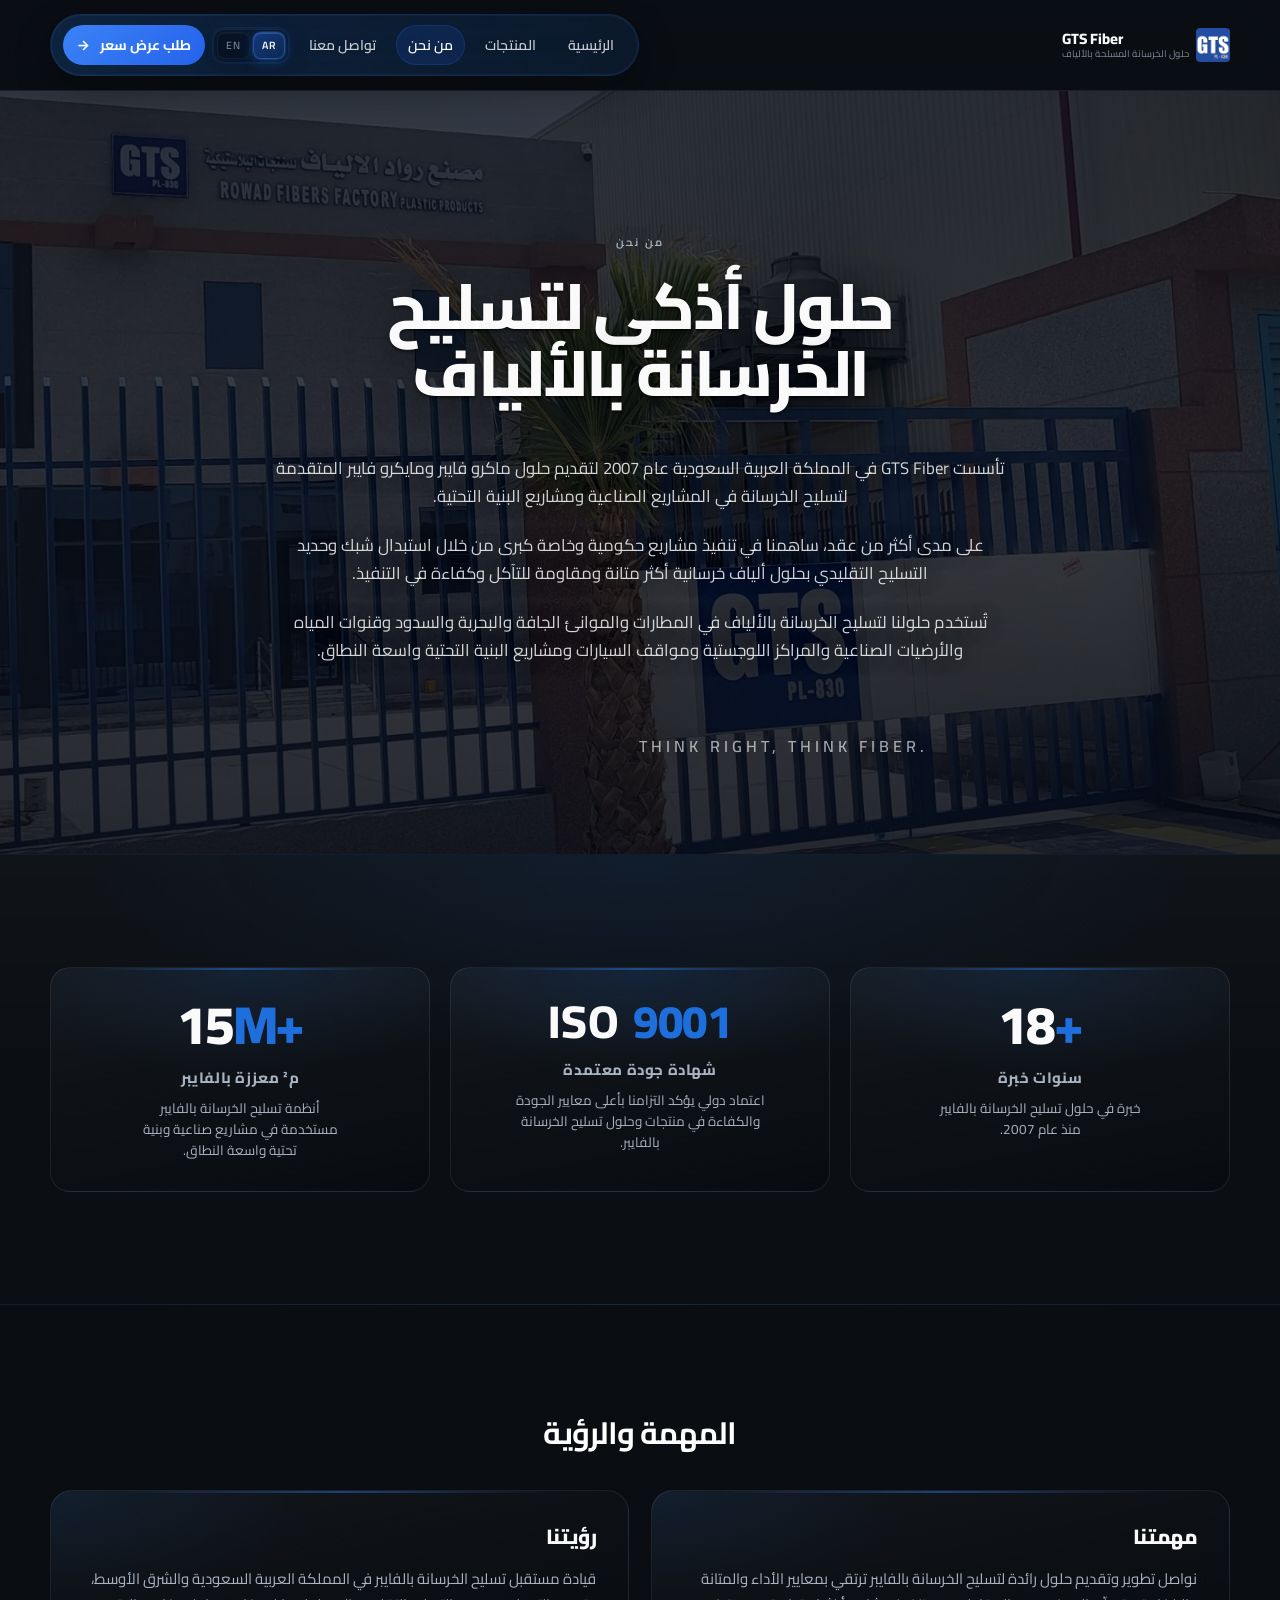
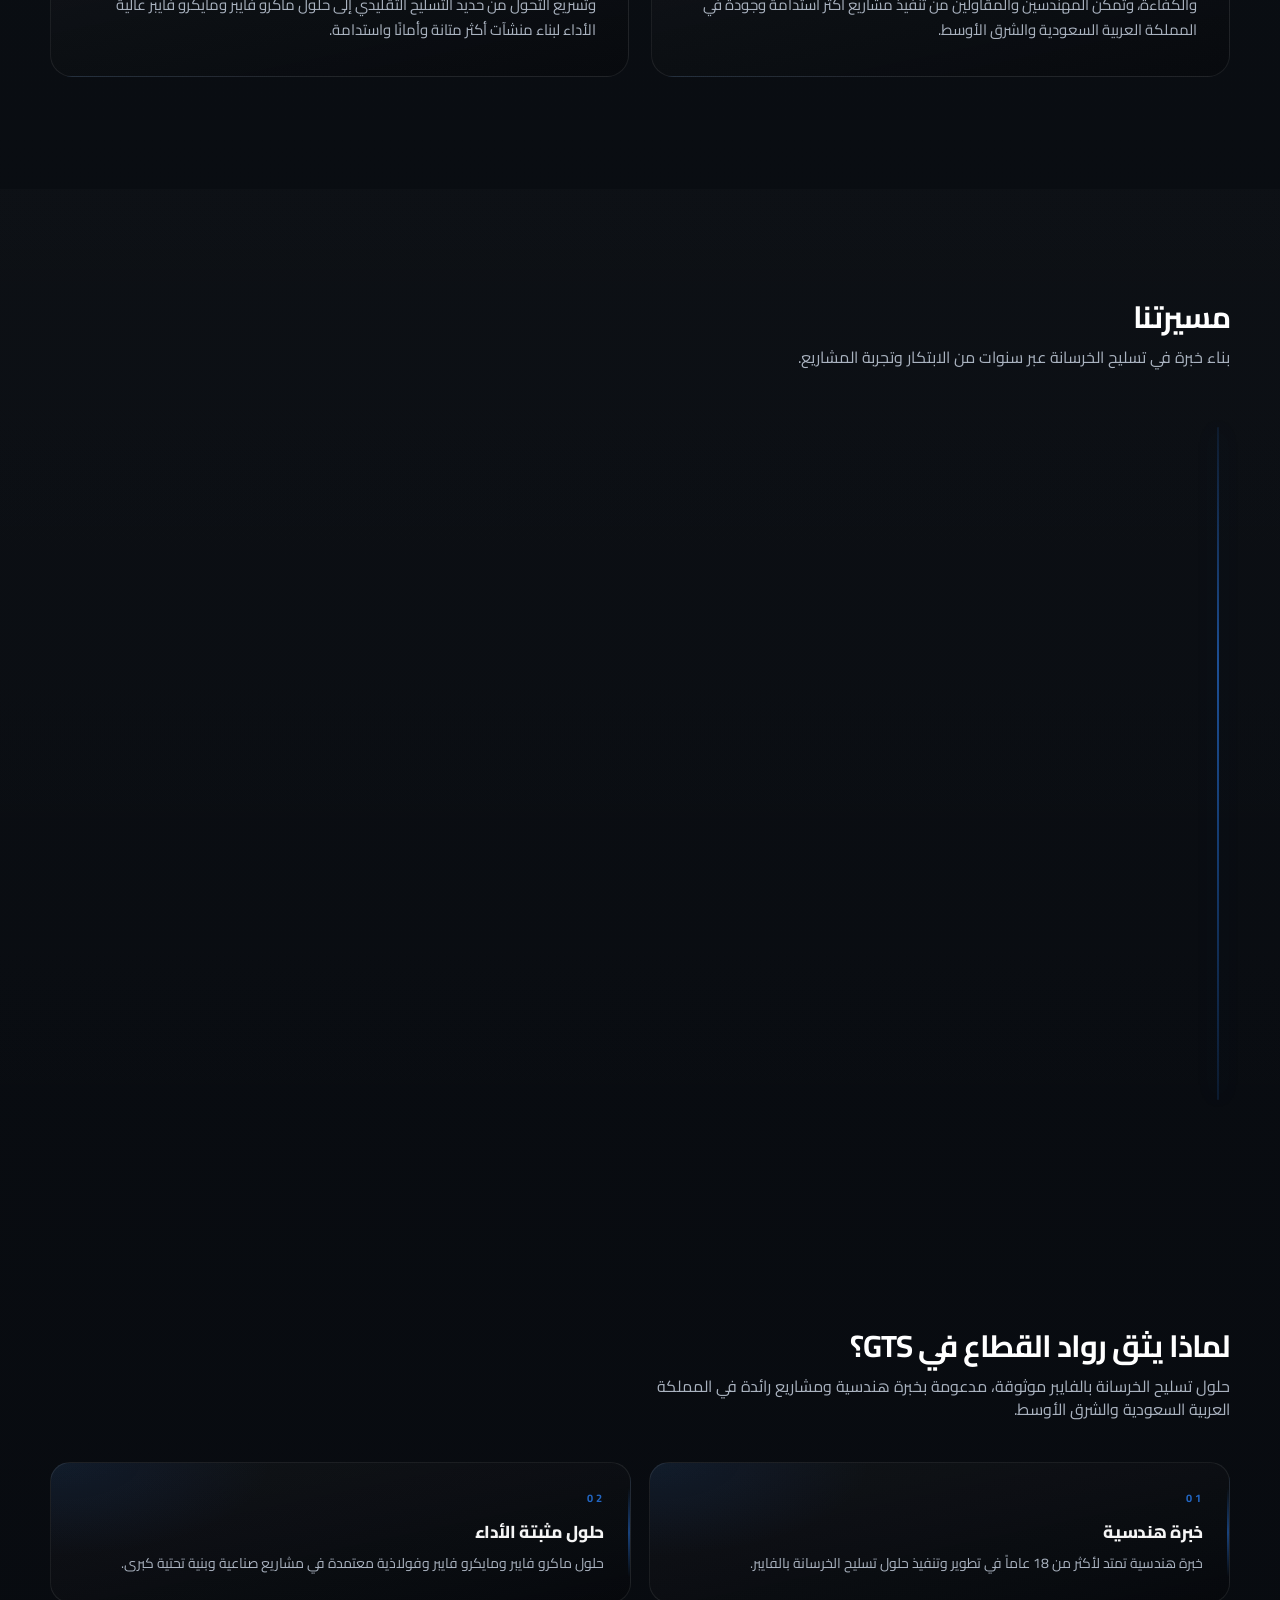
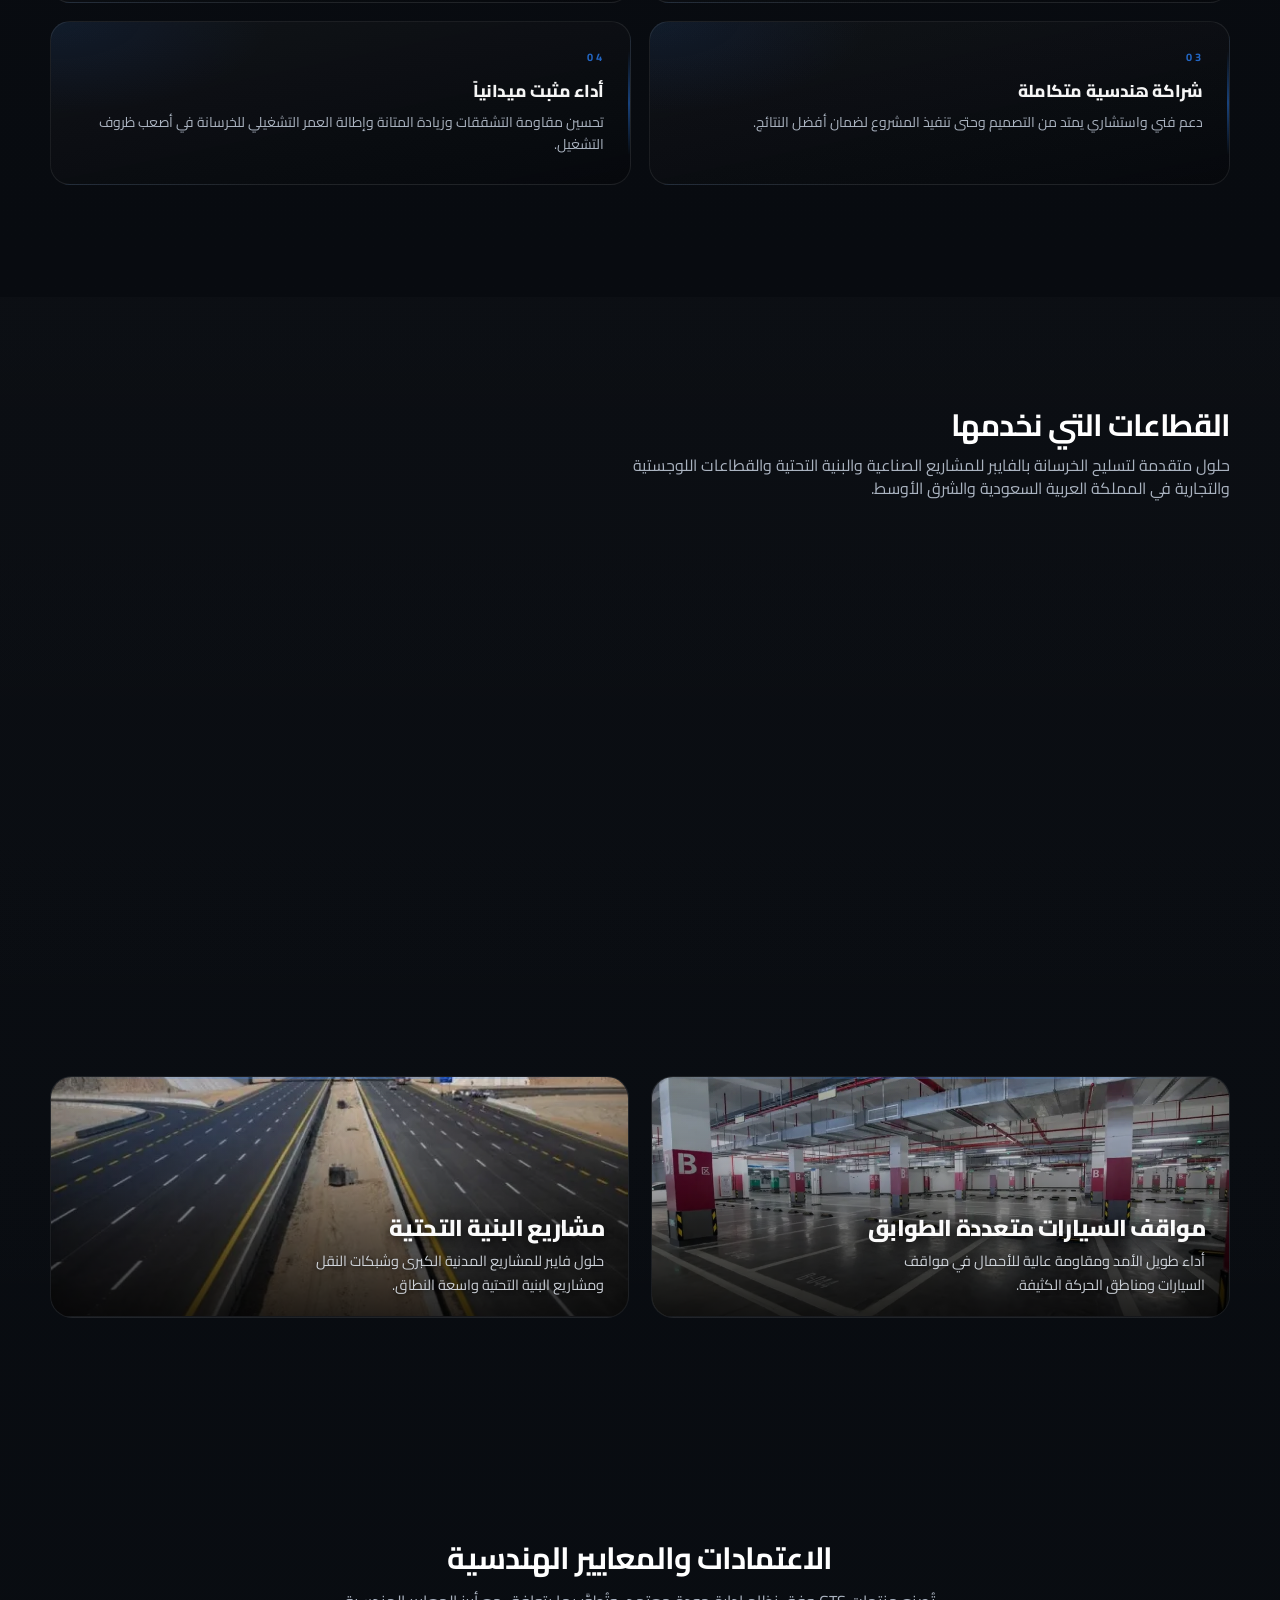
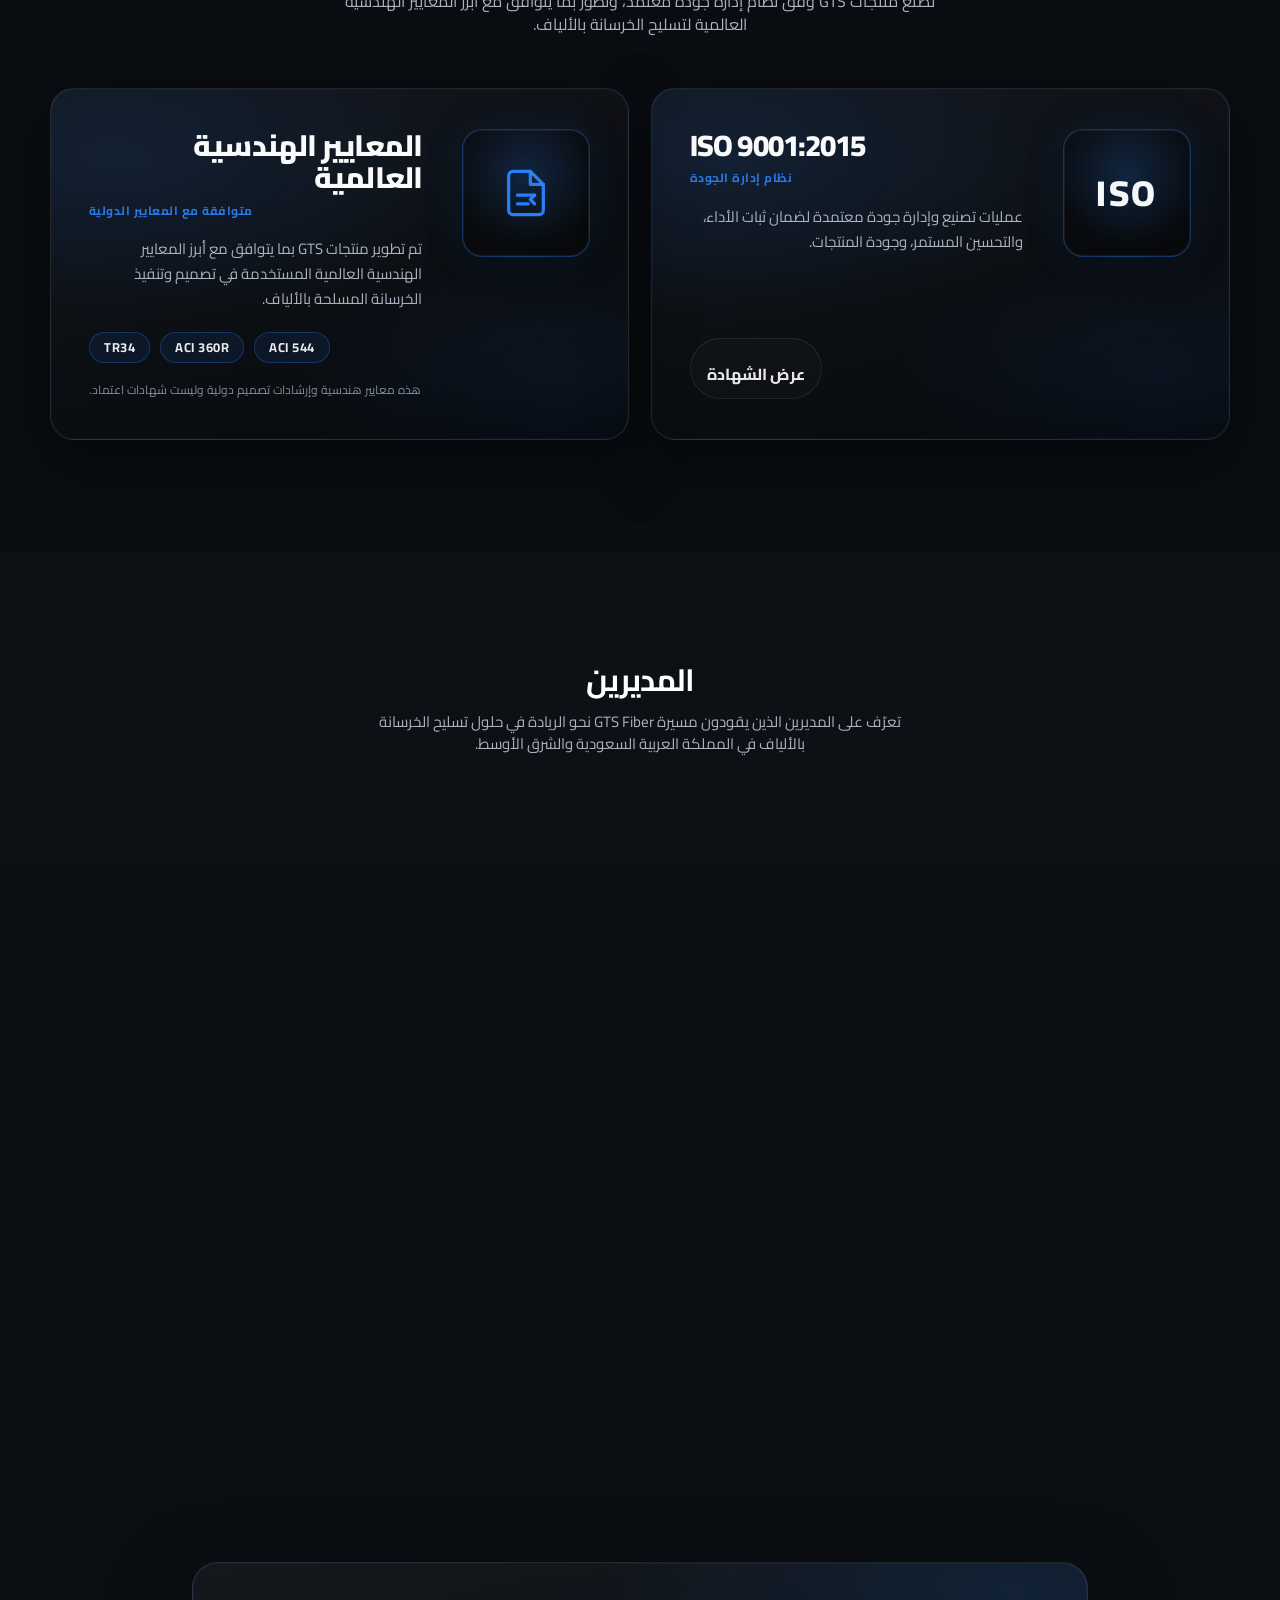
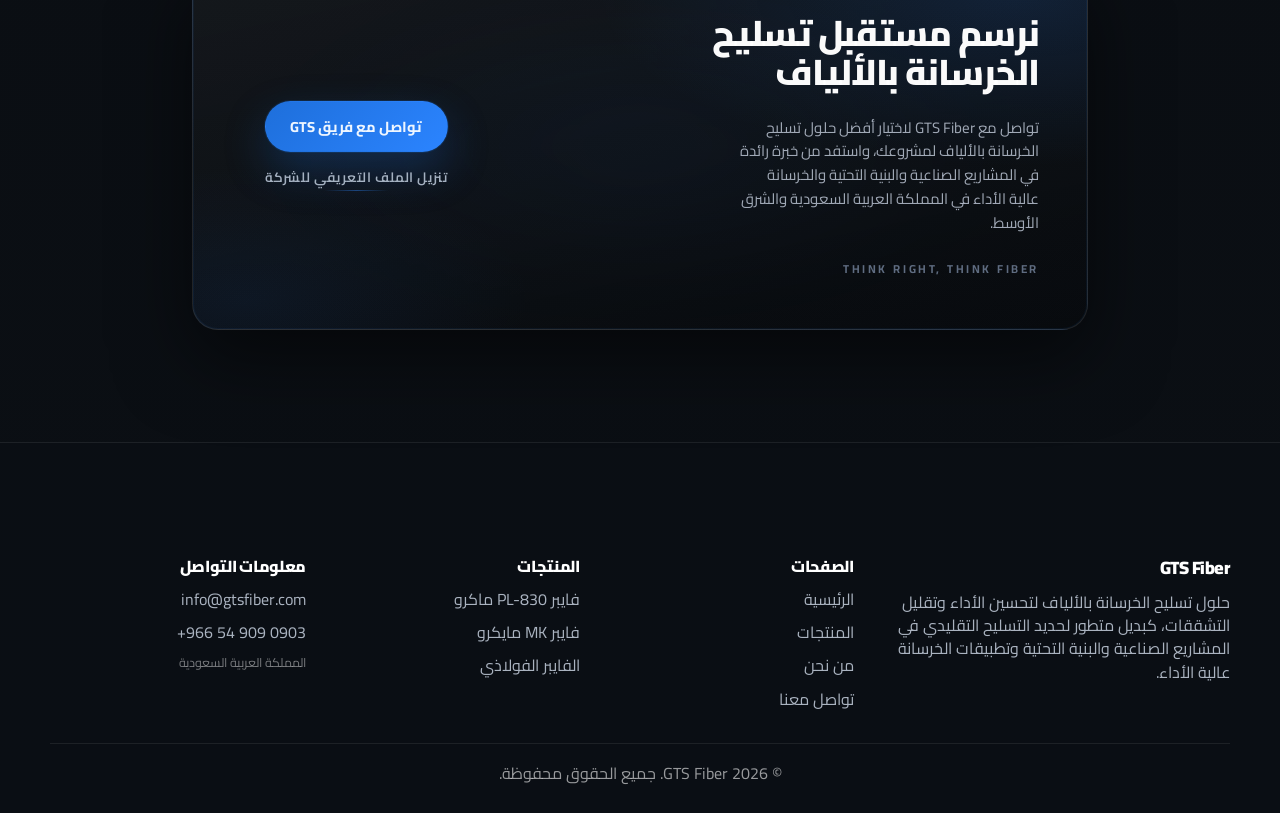
<file: ar/about.html>
<!doctype html>
<html lang="ar" dir="rtl">
  <head>
    <meta charset="utf-8" />
    <meta name="viewport" content="width=device-width, initial-scale=1" />
    <meta
      name="description"
      content="تأسست GTS Fiber في السعودية عام 2007 لتقديم حلول ماكرو فايبر ومايكرو فايبر لتسليح الخرسانة بالألياف في المطارات والموانئ والسدود والأرضيات الصناعية ومشاريع البنية التحتية الكبرى."
    />
    <title>عن GTS Fiber | تسليح خرسانة أذكى</title>

    <link rel="preconnect" href="https://fonts.googleapis.com" />
    <link rel="preconnect" href="https://fonts.gstatic.com" crossorigin />
    <link href="https://fonts.googleapis.com/css2?family=Inter:wght@300;400;500;600;700;800&family=Cairo:wght@400;500;600;700;800&display=swap" rel="stylesheet" />

    <link rel="preload" href="../images/about/hero/gts-factory.webp" as="image" type="image/webp" />

    <link rel="stylesheet" href="../assets/css/style.css" />
    <script defer src="../assets/js/main.js"></script>
  </head>
  <body>
    <a class="skip-link" href="#main">تخطي إلى المحتوى</a>

    <header class="site-header" data-header>
      <div class="container header-inner">
        <a class="brand" href="index.html" aria-label="الصفحة الرئيسية GTS Fiber">
          <img src="../images/logo.png" alt="GTS Fiber Logo" class="nav-logo" />
          <span class="brand-text">
            <span class="brand-name">GTS Fiber</span>
            <span class="brand-tag">حلول الخرسانة المسلحة بالألياف</span>
          </span>
        </a>

        <button class="nav-toggle" type="button" aria-label="فتح القائمة" aria-expanded="false" aria-controls="site-nav" data-nav-toggle>
          <span class="nav-toggle-lines" aria-hidden="true"></span>
        </button>

        <nav class="site-nav" id="site-nav" data-nav>
          <div class="nav-panel" aria-label="التنقل الرئيسي">
            <a class="nav-link" href="index.html">الرئيسية</a>
            <a class="nav-link" href="products.html">المنتجات</a>
            <a class="nav-link is-active" href="about.html">من نحن</a>
            <a class="nav-link" href="contact.html">تواصل معنا</a>
            <div class="lang-switcher" data-lang-switcher role="group" aria-label="اللغة">
              <a class="lang-btn" href="../about.html" data-lang="en">EN</a>
              <a class="lang-btn" href="about.html" data-lang="ar" lang="ar" dir="rtl">AR</a>
            </div>
            <a class="nav-cta" href="contact.html">
              <span>طلب عرض سعر</span>
              <span class="nav-cta-arrow" aria-hidden="true">←</span>
            </a>
          </div>
        </nav>
      </div>
    </header>

    <main id="main">
      <section class="about-hero" aria-label="عن GTS Fiber">
        <div class="about-hero-media" aria-hidden="true">
          <div class="about-hero-bg"></div>
          <div class="about-hero-scrim"></div>
          <div class="about-hero-glow"></div>
        </div>
        <div class="container about-hero-inner about-hero-content">
          <p class="about-hero-label">من نحن</p>
          <h1 class="about-hero-title">حلول أذكى لتسليح الخرسانة بالألياف</h1>
          <div class="about-hero-body about-hero-description">
            <p class="about-hero-subtitle">
              تأسست GTS Fiber في المملكة العربية السعودية عام 2007 لتقديم حلول ماكرو فايبر ومايكرو فايبر المتقدمة لتسليح الخرسانة في المشاريع الصناعية ومشاريع البنية التحتية.
            </p>
            <p class="about-hero-subtitle">
              على مدى أكثر من عقد، ساهمنا في تنفيذ مشاريع حكومية وخاصة كبرى من خلال استبدال شبك وحديد التسليح التقليدي بحلول ألياف خرسانية أكثر متانة ومقاومة للتآكل وكفاءة في التنفيذ.
            </p>
            <p class="about-hero-subtitle">
              تُستخدم حلولنا لتسليح الخرسانة بالألياف في المطارات والموانئ الجافة والبحرية والسدود وقنوات المياه والأرضيات الصناعية والمراكز اللوجستية ومواقف السيارات ومشاريع البنية التحتية واسعة النطاق.
            </p>
          </div>
          <p class="about-hero-slogan">Think Right, Think Fiber.</p>
        </div>
      </section>

      <section class="about-stats" aria-label="نظرة على GTS Fiber" data-about-stats>
        <div class="container">
          <div class="about-stats-grid">
            <article class="about-stat-card" data-count-end="18" data-count-suffix="+">
              <p class="about-stat-number" aria-label="18 فأكثر">
                <span data-count-display>0</span><span class="about-stat-suffix" data-count-suffix-el>+</span>
              </p>
              <h2 class="about-stat-label">سنوات خبرة</h2>
              <p class="about-stat-desc">خبرة في حلول تسليح الخرسانة بالفايبر منذ عام 2007.</p>
            </article>

            <article class="about-stat-card about-stat-card--cert" data-stat-cert>
              <p class="about-stat-number about-stat-cert" aria-label="شهادة ISO 9001 لنظام إدارة الجودة">
                <span class="about-stat-cert-iso">ISO</span>
                <span class="about-stat-cert-code">9001</span>
              </p>
              <h2 class="about-stat-label">شهادة جودة معتمدة</h2>
              <p class="about-stat-desc">اعتماد دولي يؤكد التزامنا بأعلى معايير الجودة والكفاءة في منتجات وحلول تسليح الخرسانة بالفايبر.</p>
            </article>

            <article class="about-stat-card" data-count-end="15" data-count-suffix="M+">
              <p class="about-stat-number" aria-label="15 مليون متر مربع معزز بالفايبر فأكثر">
                <span data-count-display>0</span><span class="about-stat-suffix" data-count-suffix-el>M+</span>
              </p>
              <h2 class="about-stat-label">م² معززة بالفايبر</h2>
              <p class="about-stat-desc">أنظمة تسليح الخرسانة بالفايبر مستخدمة في مشاريع صناعية وبنية تحتية واسعة النطاق.</p>
            </article>
          </div>
        </div>
      </section>

      <section class="section about-mv" aria-labelledby="about-mv-heading" data-about-mv>
        <div class="container">
          <h2 class="section-title about-mv-heading" id="about-mv-heading">المهمة والرؤية</h2>
          <div class="about-mv-grid">
            <article class="about-mv-card">
              <h3 class="about-mv-title">مهمتنا</h3>
              <p class="about-mv-text">
                نواصل تطوير وتقديم حلول رائدة لتسليح الخرسانة بالفايبر ترتقي بمعايير الأداء والمتانة والكفاءة، وتمكّن المهندسين والمقاولين من تنفيذ مشاريع أكثر استدامة وجودة في المملكة العربية السعودية والشرق الأوسط.
              </p>
            </article>

            <article class="about-mv-card">
              <h3 class="about-mv-title">رؤيتنا</h3>
              <p class="about-mv-text">
                قيادة مستقبل تسليح الخرسانة بالفايبر في المملكة العربية السعودية والشرق الأوسط، وتسريع التحول من حديد التسليح التقليدي إلى حلول ماكرو فايبر ومايكرو فايبر عالية الأداء لبناء منشآت أكثر متانة وأمانًا واستدامة.
              </p>
            </article>
          </div>
        </div>
      </section>

      <section class="section about-journey" aria-labelledby="about-journey-heading" data-about-timeline>
        <div class="container">
          <div class="section-head about-journey-head">
            <div>
              <h2 class="section-title" id="about-journey-heading">مسيرتنا</h2>
              <p class="section-subtitle">
                بناء خبرة في تسليح الخرسانة عبر سنوات من الابتكار وتجربة المشاريع.
              </p>
            </div>
          </div>

          <div class="about-timeline">
            <ol class="about-timeline-list">
              <li class="about-timeline-item">
                <div class="about-timeline-marker" aria-hidden="true"></div>
                <div class="about-timeline-body">
                  <p class="about-timeline-year"><time datetime="2007">2007</time></p>
                  <h3 class="about-timeline-title">تأسيس الشركة</h3>
                  <p class="about-timeline-text">
                    تأسست في المملكة العربية السعودية لتقديم حلول متقدمة لتسليح الخرسانة بالألياف.
                  </p>
                </div>
              </li>

              <li class="about-timeline-item">
                <div class="about-timeline-marker" aria-hidden="true"></div>
                <div class="about-timeline-body">
                  <p class="about-timeline-year"><time datetime="2012">2012</time></p>
                  <h3 class="about-timeline-title">توسّع المنتجات</h3>
                  <p class="about-timeline-text">
                    توسيع عروض المنتجات لدعم نطاق أوسع من مشاريع الإنشاء والصناعة.
                  </p>
                </div>
              </li>

              <li class="about-timeline-item">
                <div class="about-timeline-marker" aria-hidden="true"></div>
                <div class="about-timeline-body">
                  <p class="about-timeline-year"><time datetime="2018">2018</time></p>
                  <h3 class="about-timeline-title">نمو المشاريع الكبرى</h3>
                  <p class="about-timeline-text">
                    دعم تطورات صناعية وبنية تحتية وتجارية واسعة النطاق في المنطقة.
                  </p>
                </div>
              </li>

              <li class="about-timeline-item about-timeline-item--current">
                <div class="about-timeline-marker" aria-hidden="true"></div>
                <div class="about-timeline-body">
                  <p class="about-timeline-year">اليوم</p>
                  <h3 class="about-timeline-title">شريك صناعي موثوق</h3>
                  <p class="about-timeline-text">
                    توفير أنظمة تسليح بماكرو فايبر ومايكرو فايبر والألياف الفولاذية لتطبيقات خرسانة صعبة.
                  </p>
                </div>
              </li>
            </ol>
          </div>
        </div>
      </section>

      <section class="section about-why-choose" aria-labelledby="about-why-heading" data-about-why>
        <div class="container">
          <div class="section-head about-why-head">
            <div>
              <h2 class="section-title" id="about-why-heading">لماذا يثق رواد القطاع في GTS؟</h2>
              <p class="section-subtitle">
                حلول تسليح الخرسانة بالفايبر موثوقة، مدعومة بخبرة هندسية ومشاريع رائدة في المملكة العربية السعودية والشرق الأوسط.
              </p>
            </div>
          </div>

          <div class="about-why-grid">
            <article class="about-why-card">
              <span class="about-why-index" aria-hidden="true">01</span>
              <h3 class="about-why-title">خبرة هندسية</h3>
              <p class="about-why-text">
                خبرة هندسية تمتد لأكثر من 18 عاماً في تطوير وتنفيذ حلول تسليح الخرسانة بالفايبر.
              </p>
            </article>

            <article class="about-why-card">
              <span class="about-why-index" aria-hidden="true">02</span>
              <h3 class="about-why-title">حلول مثبتة الأداء</h3>
              <p class="about-why-text">
                حلول ماكرو فايبر ومايكرو فايبر وفولاذية معتمدة في مشاريع صناعية وبنية تحتية كبرى.
              </p>
            </article>

            <article class="about-why-card">
              <span class="about-why-index" aria-hidden="true">03</span>
              <h3 class="about-why-title">شراكة هندسية متكاملة</h3>
              <p class="about-why-text">
                دعم فني واستشاري يمتد من التصميم وحتى تنفيذ المشروع لضمان أفضل النتائج.
              </p>
            </article>

            <article class="about-why-card">
              <span class="about-why-index" aria-hidden="true">04</span>
              <h3 class="about-why-title">أداء مثبت ميدانياً</h3>
              <p class="about-why-text">
                تحسين مقاومة التشققات وزيادة المتانة وإطالة العمر التشغيلي للخرسانة في أصعب ظروف التشغيل.
              </p>
            </article>
          </div>
        </div>
      </section>

      <section class="section about-industries" aria-labelledby="about-industries-heading" data-about-industries>
        <div class="container">
          <div class="section-head about-industries-head">
            <div>
              <h2 class="section-title" id="about-industries-heading">القطاعات التي نخدمها</h2>
              <p class="section-subtitle">
                حلول متقدمة لتسليح الخرسانة بالفايبر للمشاريع الصناعية والبنية التحتية والقطاعات اللوجستية والتجارية في المملكة العربية السعودية والشرق الأوسط.
              </p>
            </div>
          </div>

          <div class="about-industries-grid">
            <article class="about-industry-card">
              <div class="about-industry-media" aria-hidden="true">
                <img
                  class="about-industry-img"
                  src="../images/about/industries/airport-runway.webp"
                  alt="المطارات"
                  loading="lazy"
                />
                <div class="about-industry-body about-industry-body--rtl">
                <h3 class="about-industry-title">المطارات</h3>
                <p class="about-industry-text">
                  حلول تسليح الخرسانة بالفايبر لممرات الطائرات وساحات الوقوف والمرافق التشغيلية عالية الأحمال.
                </p>
              </div>
              </div>
            </article>

            <article class="about-industry-card">
              <div class="about-industry-media" aria-hidden="true">
                <img
                  class="about-industry-img"
                  src="../images/about/industries/logistics.webp"
                  alt="الموانئ والمراكز اللوجستية"
                  loading="lazy"
                />
                <div class="about-industry-body about-industry-body--rtl">
                <h3 class="about-industry-title">الموانئ والمراكز اللوجستية</h3>
                <p class="about-industry-text">
                  حلول خرسانية للموانئ البحرية والموانئ الجافة والمستودعات ومراكز الخدمات اللوجستية.
                </p>
              </div>
              </div>
            </article>

            <article class="about-industry-card">
              <div class="about-industry-media" aria-hidden="true">
                <img
                  class="about-industry-img"
                  src="../images/about/industries/factory-floor.webp"
                  alt="الأرضيات الصناعية"
                  loading="lazy"
                />
                <div class="about-industry-body about-industry-body--rtl">
                <h3 class="about-industry-title">الأرضيات الصناعية</h3>
                <p class="about-industry-text">
                  تحكم أفضل بالتشققات وزيادة المتانة للأرضيات الصناعية والمصانع ومراكز التصنيع.
                </p>
              </div>
              </div>
            </article>

            <article class="about-industry-card">
              <div class="about-industry-media" aria-hidden="true">
                <img
                  class="about-industry-img"
                  src="../images/about/industries/water-ways.webp"
                  alt="البنية التحتية المائية"
                  loading="lazy"
                />
                <div class="about-industry-body about-industry-body--rtl">
                <h3 class="about-industry-title">البنية التحتية المائية</h3>
                <p class="about-industry-text">
                  حلول موثوقة للسدود وقنوات المياه والخزانات ومشاريع إدارة الموارد المائية.
                </p>
              </div>
              </div>
            </article>

            <article class="about-industry-card">
              <div class="about-industry-media" aria-hidden="true">
                <img
                  class="about-industry-img"
                  src="../images/about/industries/parking-lot.webp"
                  alt="مواقف السيارات متعددة الطوابق"
                  loading="lazy"
                />
                <div class="about-industry-body about-industry-body--rtl">
                <h3 class="about-industry-title">مواقف السيارات متعددة الطوابق</h3>
                <p class="about-industry-text">
                  أداء طويل الأمد ومقاومة عالية للأحمال في مواقف السيارات ومناطق الحركة الكثيفة.
                </p>
              </div>
              </div>
            </article>

            <article class="about-industry-card">
              <div class="about-industry-media" aria-hidden="true">
                <img
                  class="about-industry-img"
                  src="../images/about/industries/highway.webp"
                  alt="مشاريع البنية التحتية"
                  loading="lazy"
                />
                <div class="about-industry-body about-industry-body--rtl">
                <h3 class="about-industry-title">مشاريع البنية التحتية</h3>
                <p class="about-industry-text">
                  حلول فايبر للمشاريع المدنية الكبرى وشبكات النقل ومشاريع البنية التحتية واسعة النطاق.
                </p>
              </div>
              </div>
            </article>
          </div>
        </div>
      </section>

      <section class="section about-certifications" aria-labelledby="about-cert-heading" data-about-cert>
        <div class="container">
          <div class="about-cert-head">
            <h2 class="section-title" id="about-cert-heading">الاعتمادات والمعايير الهندسية</h2>
            <p class="section-subtitle">
              تُصنع منتجات GTS وفق نظام إدارة جودة معتمد، وتُطوَّر بما يتوافق مع أبرز المعايير الهندسية العالمية لتسليح الخرسانة بالألياف.
            </p>
          </div>

          <div class="about-cert-grid">
            <article class="about-cert-card">
              <div class="about-cert-badge" aria-hidden="true">
                <span class="about-cert-badge-text">ISO</span>
              </div>
              <div class="about-cert-content">
                <h3 class="about-cert-title">ISO 9001:2015</h3>
                <p class="about-cert-subtitle">نظام إدارة الجودة</p>
                <p class="about-cert-desc">
                  عمليات تصنيع وإدارة جودة معتمدة لضمان ثبات الأداء، والتحسين المستمر، وجودة المنتجات.
                </p>
                <a class="btn btn-ghost about-cert-btn" href="../assets/pdfs/iso-certification.pdf" target="_blank" rel="noopener noreferrer">
                  عرض الشهادة
                </a>
              </div>
            </article>

            <article class="about-cert-card about-cert-card--standards">
              <div class="about-cert-badge about-cert-badge--standards" aria-hidden="true">
                <svg class="about-cert-icon" viewBox="0 0 24 24" fill="none" stroke="currentColor" stroke-width="1.5" stroke-linecap="round" stroke-linejoin="round">
                  <path d="M14 2H6a2 2 0 0 0-2 2v16a2 2 0 0 0 2 2h12a2 2 0 0 0 2-2V8l-6-6Z" />
                  <path d="M14 2v6h6" />
                  <path d="M8 13h8M8 17h5" />
                  <path d="M16 13l-2 2 2 2" />
                </svg>
              </div>
              <div class="about-cert-content">
                <h3 class="about-cert-title">المعايير الهندسية العالمية</h3>
                <p class="about-cert-subtitle">متوافقة مع المعايير الدولية</p>
                <p class="about-cert-desc">
                  تم تطوير منتجات GTS بما يتوافق مع أبرز المعايير الهندسية العالمية المستخدمة في تصميم وتنفيذ الخرسانة المسلحة بالألياف.
                </p>
                <ul class="about-cert-standards" aria-label="المعايير الهندسية">
                  <li>ACI 544</li>
                  <li>ACI 360R</li>
                  <li>TR34</li>
                </ul>
                <p class="about-cert-note">
                  هذه معايير هندسية وإرشادات تصميم دولية وليست شهادات اعتماد.
                </p>
              </div>
            </article>
          </div>
        </div>
      </section>

      <section class="section about-leadership" aria-labelledby="about-leadership-heading" data-about-leadership>
        <div class="container">
          <div class="about-leadership-head">
            <h2 class="section-title" id="about-leadership-heading">المديرين</h2>
            <p class="section-subtitle">
              تعرّف على المديرين الذين يقودون مسيرة GTS Fiber نحو الريادة في حلول تسليح الخرسانة بالألياف في المملكة العربية السعودية والشرق الأوسط.
            </p>
          </div>

          <div class="about-leadership-grid">
            <article class="about-leader-card">
              <div class="about-leader-portrait">
                <img
                  src="../images/about/leaders/ahmad.webp"
                  alt="أحمد عيطه، المدير التنفيذي والمؤسس"
                  width="640"
                  height="800"
                  loading="lazy"
                  decoding="async"
                />
              </div>
              <div class="about-leader-body">
                <h3 class="about-leader-name">أحمد عيطه</h3>
                <p class="about-leader-role">المدير التنفيذي والمؤسس</p>
                <p class="about-leader-bio">
                  منذ تأسيس GTS Fiber عام 2007، قاد أحمد عيطه الشركة لتصبح من أبرز الشركات الرائدة في حلول تسليح الخرسانة بالألياف، مقدماً أنظمة مبتكرة تُستخدم في كبرى المشاريع الصناعية ومشاريع البنية التحتية وتطبيقات الخرسانة عالية الأداء في المملكة العربية السعودية والشرق الأوسط.
                </p>
              </div>
            </article>

            <article class="about-leader-card">
              <div class="about-leader-portrait">
                <img
                  src="../images/about/leaders/fosan.webp"
                  alt="فوزان المحارب، المدير العام"
                  width="640"
                  height="800"
                  loading="lazy"
                  decoding="async"
                />
              </div>
              <div class="about-leader-body">
                <h3 class="about-leader-name">فوزان المحارب</h3>
                <p class="about-leader-role">المدير العام</p>
                <p class="about-leader-bio">
                  يساهم فوزان المحارب في قيادة النمو الاستراتيجي للشركة، وتعزيز الشراكات مع العملاء، ودعم تنفيذ المشاريع الصناعية ومشاريع البنية التحتية الكبرى، بما يعكس مكانة GTS Fiber كشريك موثوق في المنطقة.
                </p>
              </div>
            </article>
          </div>
        </div>
      </section>

      <section class="cta about-final-cta" id="about-cta" aria-labelledby="about-final-cta-heading">
        <div class="container">
          <div class="about-final-cta-panel">
            <div class="about-final-cta-copy">
              <h2 class="about-final-cta-title" id="about-final-cta-heading">نرسم مستقبل تسليح الخرسانة بالألياف</h2>
              <p class="about-final-cta-text">
                تواصل مع GTS Fiber لاختيار أفضل حلول تسليح الخرسانة بالألياف لمشروعك، واستفد من خبرة رائدة في المشاريع الصناعية والبنية التحتية والخرسانة عالية الأداء في المملكة العربية السعودية والشرق الأوسط.
              </p>
              <p class="about-final-cta-brand" lang="en" dir="ltr">Think Right, Think Fiber</p>
            </div>
            <div class="about-final-cta-aside" aria-label="التواصل والموارد">
              <div class="about-final-cta-actions">
                <a class="btn btn-primary about-final-cta-btn" href="contact.html">تواصل مع فريق GTS</a>
                <a
                  class="about-final-cta-link"
                  href="../assets/pdfs/gts-company-profile.pdf"
                  target="_blank"
                  rel="noopener noreferrer"
                >تنزيل الملف التعريفي للشركة</a>
              </div>
            </div>
          </div>
        </div>
      </section>
    </main>

    <footer class="site-footer">
      <div class="container footer-grid">
        <div class="footer-brand">
          <div class="footer-title">GTS Fiber</div>
          <p class="footer-text">حلول تسليح الخرسانة بالألياف لتحسين الأداء وتقليل التشققات، كبديل متطور لحديد التسليح التقليدي في المشاريع الصناعية والبنية التحتية وتطبيقات الخرسانة عالية الأداء.</p>
        </div>
        <div class="footer-col">
          <div class="footer-head">الصفحات</div>
          <a class="footer-link" href="index.html">الرئيسية</a>
          <a class="footer-link" href="products.html">المنتجات</a>
          <a class="footer-link" href="about.html">من نحن</a>
          <a class="footer-link" href="contact.html">تواصل معنا</a>
        </div>
        <div class="footer-col">
          <div class="footer-head">المنتجات</div>
          <a class="footer-link" href="../assets/pdfs/pl830-macro-fiber-tds.pdf" target="_blank" rel="noopener noreferrer">فايبر PL-830 ماكرو</a>
          <a class="footer-link" href="../assets/pdfs/mk-micro-fiber-tds.pdf" target="_blank" rel="noopener noreferrer">فايبر MK مايكرو</a>
          <a class="footer-link" href="../assets/pdfs/steel-fiber-tds.pdf" target="_blank" rel="noopener noreferrer">الفايبر الفولاذي</a>
        </div>
        <div class="footer-col">
          <div class="footer-head">معلومات التواصل</div>
          <a class="footer-link" href="mailto:info@gtsfiber.com">info@gtsfiber.com</a>
          <a class="footer-link" href="tel:+966549090903" dir="ltr">+966 54 909 0903</a>
          <div class="footer-meta">المملكة العربية السعودية</div>
        </div>
      </div>
      <div class="container footer-bottom">
        <span>© <span data-year></span> GTS Fiber. جميع الحقوق محفوظة.</span>
      </div>
    </footer>
    <div class="toast" role="status" aria-live="polite" aria-atomic="true" hidden data-toast></div>
  </body>
</html>
</file>
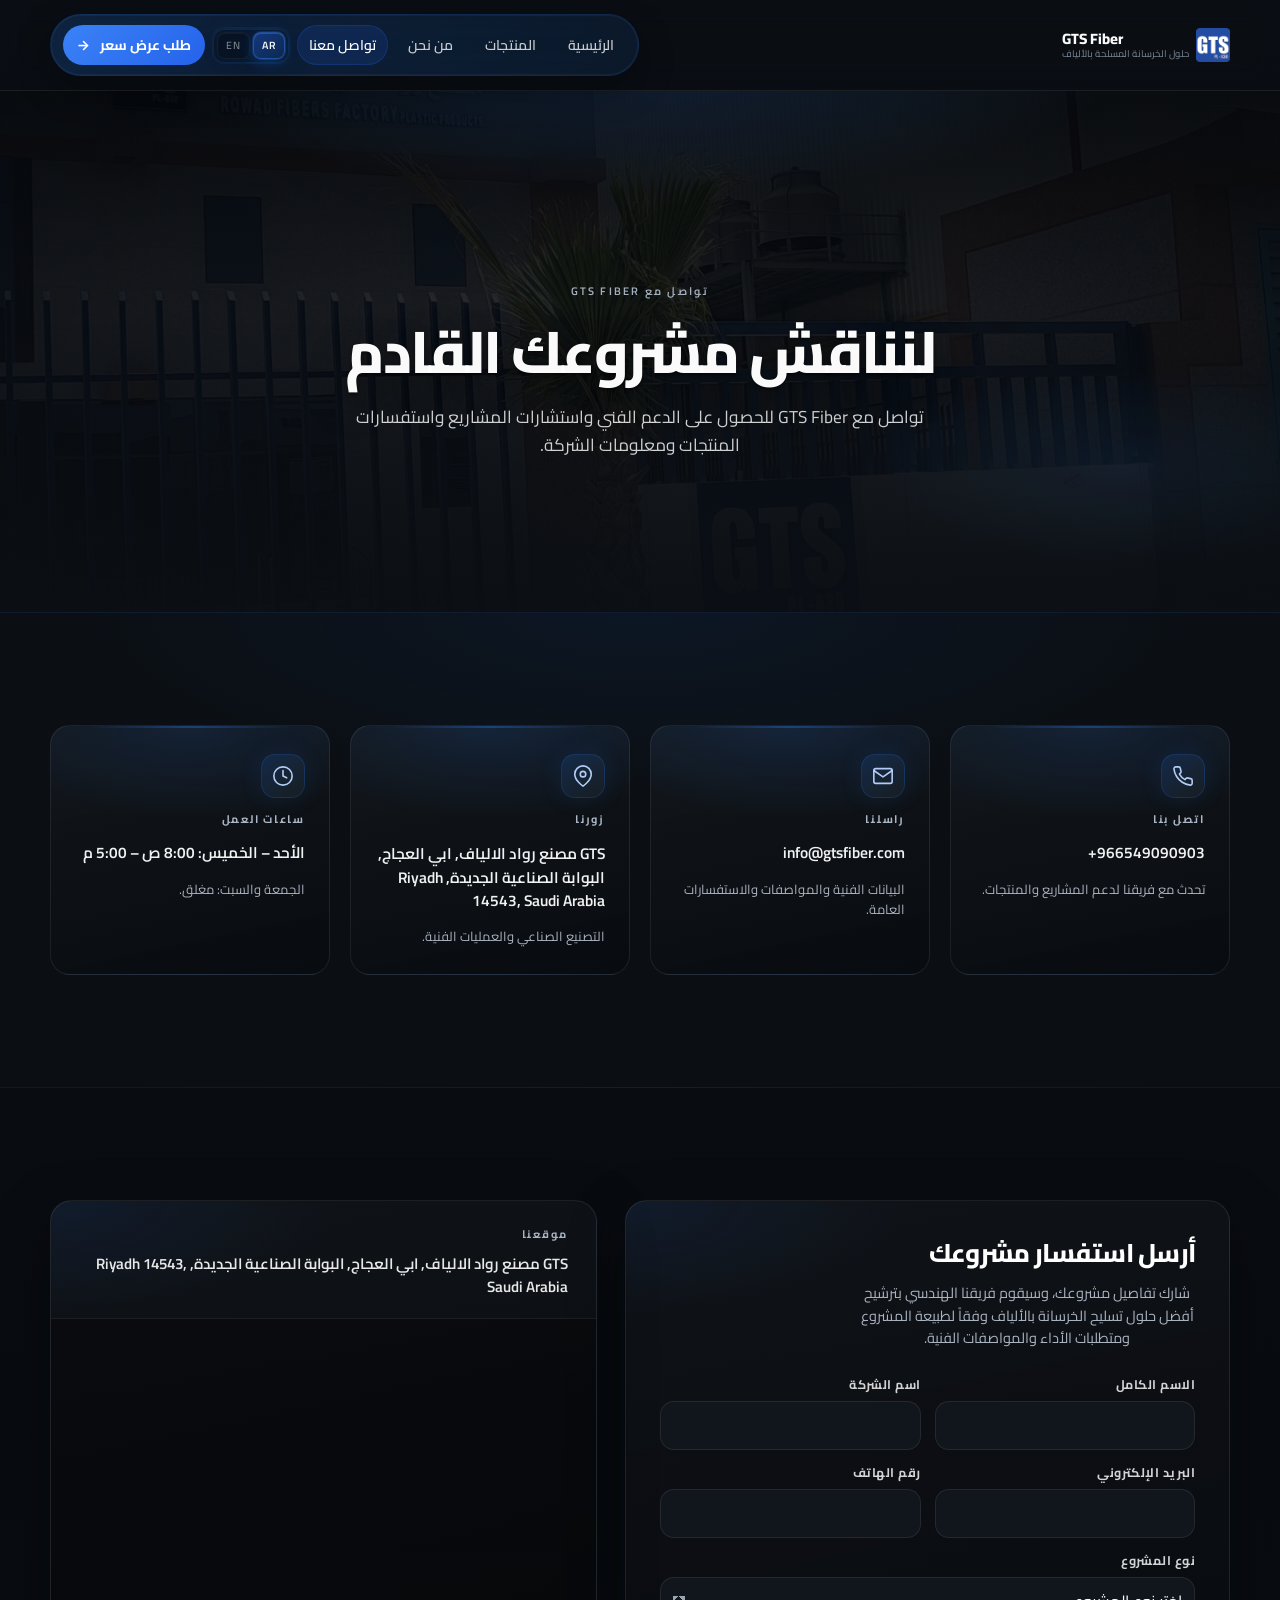
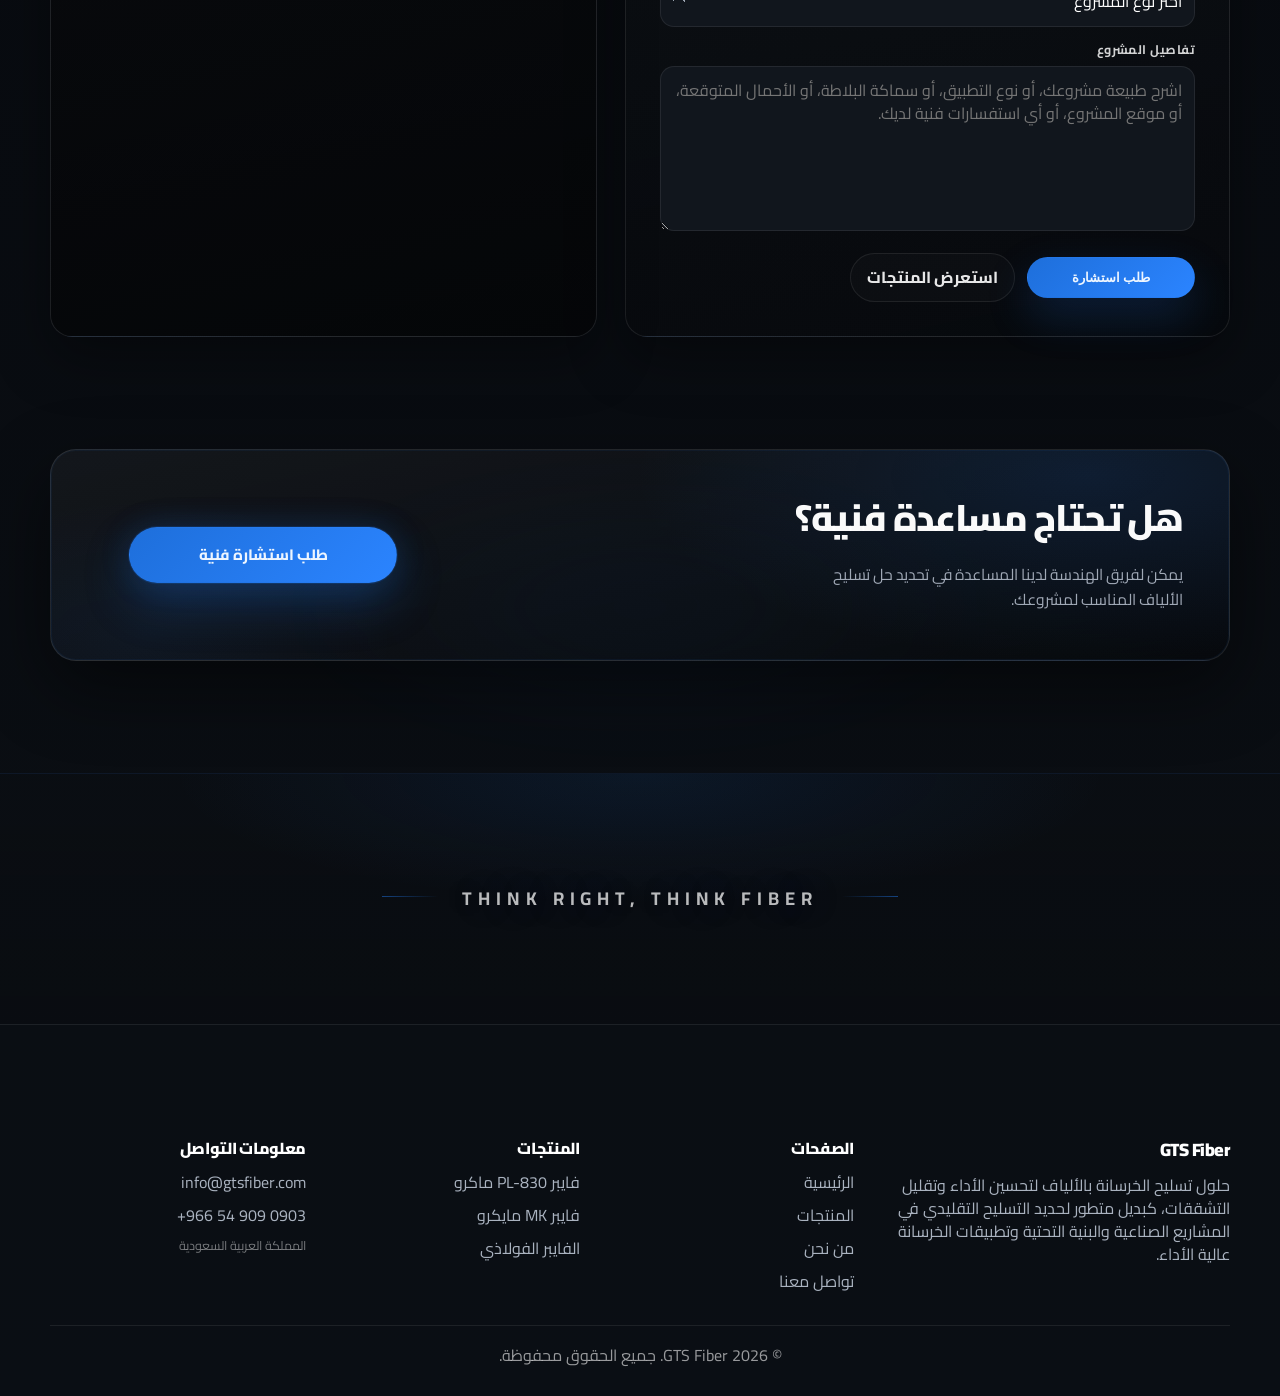
<file: ar/contact.html>
<!doctype html>
<html lang="ar" dir="rtl">
  <head>
    <meta charset="utf-8" />
    <meta name="viewport" content="width=device-width, initial-scale=1" />
    <meta
      name="description"
      content="تواصل مع GTS Fiber للدعم الفني واستشارات المشاريع واستفسارات المنتجات وحلول تسليح الخرسانة بالألياف."
    />
    <title>تواصل معنا | GTS Fiber</title>

    <link rel="preconnect" href="https://fonts.googleapis.com" />
    <link rel="preconnect" href="https://fonts.gstatic.com" crossorigin />
    <link href="https://fonts.googleapis.com/css2?family=Inter:wght@300;400;500;600;700;800&family=Cairo:wght@400;500;600;700;800&display=swap" rel="stylesheet" />

    <link rel="preload" href="../images/about/hero/gts-factory.webp" as="image" type="image/webp" />

    <link rel="stylesheet" href="../assets/css/style.css" />
    <script defer src="../assets/js/main.js"></script>
    <script defer src="../assets/js/contact-form.js"></script>
  </head>
  <body>
    <a class="skip-link" href="#main">تخطي إلى المحتوى</a>

    <header class="site-header" data-header>
      <div class="container header-inner">
        <a class="brand" href="index.html" aria-label="الصفحة الرئيسية GTS Fiber">
          <img src="../images/logo.png" alt="GTS Fiber Logo" class="nav-logo" />
          <span class="brand-text">
            <span class="brand-name">GTS Fiber</span>
            <span class="brand-tag">حلول الخرسانة المسلحة بالألياف</span>
          </span>
        </a>

        <button class="nav-toggle" type="button" aria-label="فتح القائمة" aria-expanded="false" aria-controls="site-nav" data-nav-toggle>
          <span class="nav-toggle-lines" aria-hidden="true"></span>
        </button>

        <nav class="site-nav" id="site-nav" data-nav>
          <div class="nav-panel" aria-label="التنقل الرئيسي">
            <a class="nav-link" href="index.html">الرئيسية</a>
            <a class="nav-link" href="products.html">المنتجات</a>
            <a class="nav-link" href="about.html">من نحن</a>
            <a class="nav-link is-active" href="contact.html">تواصل معنا</a>
            <div class="lang-switcher" data-lang-switcher role="group" aria-label="اللغة">
              <a class="lang-btn" href="../contact.html" data-lang="en">EN</a>
              <a class="lang-btn" href="contact.html" data-lang="ar" lang="ar" dir="rtl">AR</a>
            </div>
            <a class="nav-cta" href="contact.html">
              <span>طلب عرض سعر</span>
              <span class="nav-cta-arrow" aria-hidden="true">←</span>
            </a>
          </div>
        </nav>
      </div>
    </header>

    <main id="main">
      <section class="contact-hero" aria-label="تواصل مع GTS Fiber">
        <div class="contact-hero-media" aria-hidden="true">
          <div class="contact-hero-bg"></div>
          <div class="contact-hero-scrim"></div>
          <div class="contact-hero-glow"></div>
        </div>
        <div class="container contact-hero-inner">
          <p class="contact-hero-label">تواصل مع GTS Fiber</p>
          <h1 class="contact-hero-title">لنناقش مشروعك القادم</h1>
          <p class="contact-hero-text">
            تواصل مع GTS Fiber للحصول على الدعم الفني واستشارات المشاريع واستفسارات المنتجات ومعلومات الشركة.
          </p>
        </div>
      </section>

      <section class="contact-info" aria-label="معلومات التواصل">
        <div class="container">
          <div class="contact-info-grid">
            <article class="contact-info-card">
              <div class="contact-info-icon" aria-hidden="true">
                <svg viewBox="0 0 24 24" fill="none" stroke="currentColor" stroke-width="1.75" stroke-linecap="round" stroke-linejoin="round">
                  <path d="M22 16.92v3a2 2 0 0 1-2.18 2 19.79 19.79 0 0 1-8.63-3.07 19.5 19.5 0 0 1-6-6 19.79 19.79 0 0 1-3.07-8.67A2 2 0 0 1 4.11 2h3a2 2 0 0 1 2 1.72c.127.96.361 1.903.7 2.81a2 2 0 0 1-.45 2.11L8.09 9.91a16 16 0 0 0 6 6l1.27-1.27a2 2 0 0 1 2.11-.45c.907.339 1.85.573 2.81.7A2 2 0 0 1 22 16.92z" />
                </svg>
              </div>
              <h2 class="contact-info-title">اتصل بنا</h2>
              <p class="contact-info-value">
                <a class="contact-link" href="tel:+966549090903" dir="ltr">+966549090903</a>
              </p>
              <p class="contact-info-meta">تحدث مع فريقنا لدعم المشاريع والمنتجات.</p>
            </article>

            <article class="contact-info-card">
              <div class="contact-info-icon" aria-hidden="true">
                <svg viewBox="0 0 24 24" fill="none" stroke="currentColor" stroke-width="1.75" stroke-linecap="round" stroke-linejoin="round">
                  <path d="M4 4h16c1.1 0 2 .9 2 2v12c0 1.1-.9 2-2 2H4c-1.1 0-2-.9-2-2V6c0-1.1.9-2 2-2z" />
                  <polyline points="22,6 12,13 2,6" />
                </svg>
              </div>
              <h2 class="contact-info-title">راسلنا</h2>
              <p class="contact-info-value">
                <a class="contact-link" href="mailto:info@gtsfiber.com" dir="ltr">info@gtsfiber.com</a>
              </p>
              <p class="contact-info-meta">البيانات الفنية والمواصفات والاستفسارات العامة.</p>
            </article>

            <article class="contact-info-card">
              <div class="contact-info-icon" aria-hidden="true">
                <svg viewBox="0 0 24 24" fill="none" stroke="currentColor" stroke-width="1.75" stroke-linecap="round" stroke-linejoin="round">
                  <path d="M21 10c0 7-9 13-9 13s-9-6-9-13a9 9 0 0 1 18 0z" />
                  <circle cx="12" cy="10" r="3" />
                </svg>
              </div>
              <h2 class="contact-info-title">زورنا</h2>
              <p class="contact-info-value">
                <a
                  class="contact-link contact-link--address"
                  href="https://www.google.com/maps/search/?api=1&amp;query=GTS+%D9%85%D8%B5%D9%86%D8%B9+%D8%B1%D9%88%D8%A7%D8%AF+%D8%A7%D9%84%D8%A7%D9%84%D9%8A%D8%A7%D9%81%2C+%D8%A7%D8%A8%D9%8A+%D8%A7%D9%84%D8%B9%D8%AC%D8%A7%D8%AC%2C+%D8%A7%D9%84%D8%A8%D9%88%D8%A7%D8%A8%D8%A9+%D8%A7%D9%84%D8%B5%D9%86%D8%A7%D8%B9%D9%8A%D8%A9+%D8%A7%D9%84%D8%AC%D8%AF%D9%8A%D8%AF%D8%A9%2C+Riyadh+14543%2C+Saudi+Arabia"
                  target="_blank"
                  rel="noopener noreferrer"
                >GTS مصنع رواد الالياف, ابي العجاج, البوابة الصناعية الجديدة, Riyadh 14543, Saudi Arabia</a>
              </p>
              <p class="contact-info-meta">التصنيع الصناعي والعمليات الفنية.</p>
            </article>

            <article class="contact-info-card">
              <div class="contact-info-icon" aria-hidden="true">
                <svg viewBox="0 0 24 24" fill="none" stroke="currentColor" stroke-width="1.75" stroke-linecap="round" stroke-linejoin="round">
                  <circle cx="12" cy="12" r="10" />
                  <polyline points="12 6 12 12 16 14" />
                </svg>
              </div>
              <h2 class="contact-info-title">ساعات العمل</h2>
              <p class="contact-info-value">الأحد – الخميس: 8:00 ص – 5:00 م</p>
              <p class="contact-info-meta">الجمعة والسبت: مغلق.</p>
            </article>
          </div>
        </div>
      </section>

      <section class="contact-form-map section" id="contact-form" aria-labelledby="contact-form-heading">
        <div class="container">
          <div class="contact-form-map-grid">
            <div class="contact-form-panel" data-contact-panel>
              <div class="contact-form-head">
                <h2 class="contact-form-title" id="contact-form-heading">أرسل استفسار مشروعك</h2>
                <p class="contact-form-lead">
                  شارك تفاصيل مشروعك، وسيقوم فريقنا الهندسي بترشيح أفضل حلول تسليح الخرسانة بالألياف وفقاً لطبيعة المشروع ومتطلبات الأداء والمواصفات الفنية.
                </p>
              </div>

              <form class="contact-form" data-contact-form action="../contact.php" method="post" novalidate>
                <div class="contact-honeypot" aria-hidden="true">
                  <label class="contact-honeypot-label">
                    <span>Website</span>
                    <input type="text" name="website" tabindex="-1" autocomplete="off" />
                  </label>
                </div>

                <div class="contact-form-row">
                  <label class="contact-field">
                    <span class="contact-field-label">الاسم الكامل</span>
                    <input class="field" type="text" name="name" autocomplete="name" required maxlength="120" />
                  </label>
                  <label class="contact-field">
                    <span class="contact-field-label">اسم الشركة</span>
                    <input class="field" type="text" name="company" autocomplete="organization" maxlength="160" />
                  </label>
                </div>

                <div class="contact-form-row">
                  <label class="contact-field">
                    <span class="contact-field-label">البريد الإلكتروني</span>
                    <input class="field" type="email" name="email" autocomplete="email" required maxlength="254" dir="ltr" />
                  </label>
                  <label class="contact-field">
                    <span class="contact-field-label">رقم الهاتف</span>
                    <input class="field" type="tel" name="phone" autocomplete="tel" maxlength="40" dir="ltr" />
                  </label>
                </div>

                <label class="contact-field contact-field--full">
                  <span class="contact-field-label">نوع المشروع</span>
                  <select class="field" name="project_type">
                    <option value="">اختر نوع المشروع</option>
                    <option value="industrial-flooring">الأرضيات الصناعية</option>
                    <option value="roads-pavements">الطرق والأرصفة</option>
                    <option value="airport-runways">مدارج المطارات</option>
                    <option value="warehouses-logistics">المستودعات والمراكز اللوجستية</option>
                    <option value="precast">الخرسانة مسبقة الصب</option>
                    <option value="infrastructure">مشاريع البنية التحتية</option>
                    <option value="shotcrete-repairs">الشوتكريت والإصلاحات</option>
                    <option value="parking-structures">مواقف السيارات</option>
                    <option value="product-inquiry">استفسار عن منتج</option>
                    <option value="technical-consultation">استشارة فنية</option>
                    <option value="other">أخرى</option>
                  </select>
                </label>

                <label class="contact-field contact-field--full">
                  <span class="contact-field-label">تفاصيل المشروع</span>
                  <textarea class="field" name="message" rows="6" required maxlength="5000" placeholder="اشرح طبيعة مشروعك، أو نوع التطبيق، أو سماكة البلاطة، أو الأحمال المتوقعة، أو موقع المشروع، أو أي استفسارات فنية لديك."></textarea>
                </label>

                <div class="contact-form-feedback" data-contact-feedback hidden role="status" aria-live="polite" tabindex="-1"></div>

                <div class="contact-form-actions">
                  <button class="btn btn-primary" type="submit" data-contact-submit>
                    <span class="contact-submit-spinner" data-contact-spinner hidden aria-hidden="true"></span>
                    <span data-contact-submit-label>طلب استشارة</span>
                  </button>
                  <a class="btn btn-ghost" href="products.html">استعرض المنتجات</a>
                </div>
              </form>
            </div>

            <div class="contact-map-panel">
              <div class="contact-map-head">
                <h2 class="contact-map-title">موقعنا</h2>
                <p class="contact-map-address">
                  <a
                    class="contact-link contact-link--address"
                    href="https://www.google.com/maps/search/?api=1&amp;query=GTS+%D9%85%D8%B5%D9%86%D8%B9+%D8%B1%D9%88%D8%A7%D8%AF+%D8%A7%D9%84%D8%A7%D9%84%D9%8A%D8%A7%D9%81%2C+%D8%A7%D8%A8%D9%8A+%D8%A7%D9%84%D8%B9%D8%AC%D8%A7%D8%AC%2C+%D8%A7%D9%84%D8%A8%D9%88%D8%A7%D8%A8%D8%A9+%D8%A7%D9%84%D8%B5%D9%86%D8%A7%D8%B9%D9%8A%D8%A9+%D8%A7%D9%84%D8%AC%D8%AF%D9%8A%D8%AF%D8%A9%2C+Riyadh+14543%2C+Saudi+Arabia"
                    target="_blank"
                    rel="noopener noreferrer"
                  >GTS مصنع رواد الالياف, ابي العجاج, البوابة الصناعية الجديدة, Riyadh 14543, Saudi Arabia</a>
                </p>
              </div>
              <div class="contact-map-frame">
                <iframe
                  title="موقع مصنع GTS Fiber، البوابة الصناعية الجديدة، الرياض"
                  src="https://maps.google.com/maps?q=GTS+%D9%85%D8%B5%D9%86%D8%B9+%D8%B1%D9%88%D8%A7%D8%AF+%D8%A7%D9%84%D8%A7%D9%84%D9%8A%D8%A7%D9%81%2C+%D8%A7%D8%A8%D9%8A+%D8%A7%D9%84%D8%B9%D8%AC%D8%A7%D8%AC%2C+%D8%A7%D9%84%D8%A8%D9%88%D8%A7%D8%A8%D8%A9+%D8%A7%D9%84%D8%B5%D9%86%D8%A7%D8%B9%D9%8A%D8%A9+%D8%A7%D9%84%D8%AC%D8%AF%D9%8A%D8%AF%D8%A9%2C+Riyadh+14543%2C+Saudi+Arabia&amp;hl=ar&amp;z=16&amp;output=embed"
                  allowfullscreen=""
                  loading="lazy"
                  referrerpolicy="no-referrer-when-downgrade"
                ></iframe>
              </div>
            </div>
          </div>
        </div>
      </section>

      <section class="cta cta-products contact-tech-cta" aria-labelledby="contact-tech-cta-heading">
        <div class="container">
          <div class="cta-products-panel">
            <div class="cta-products-copy">
              <h2 class="cta-products-title" id="contact-tech-cta-heading">هل تحتاج مساعدة فنية؟</h2>
              <p class="cta-products-text">
                يمكن لفريق الهندسة لدينا المساعدة في تحديد حل تسليح الألياف المناسب لمشروعك.
              </p>
            </div>
            <div class="cta-products-aside" aria-label="طلب استشارة">
              <div class="cta-products-actions">
                <a class="btn btn-primary cta-products-btn" href="#contact-form">طلب استشارة فنية</a>
              </div>
            </div>
          </div>
        </div>
      </section>

      <section class="contact-brand-signature" aria-label="الشعار">
        <div class="container">
          <p class="contact-brand-signature-text" lang="en" dir="ltr">Think Right, Think Fiber</p>
        </div>
      </section>
    </main>

    <footer class="site-footer">
      <div class="container footer-grid">
        <div class="footer-brand">
          <div class="footer-title">GTS Fiber</div>
          <p class="footer-text">حلول تسليح الخرسانة بالألياف لتحسين الأداء وتقليل التشققات، كبديل متطور لحديد التسليح التقليدي في المشاريع الصناعية والبنية التحتية وتطبيقات الخرسانة عالية الأداء.</p>
        </div>
        <div class="footer-col">
          <div class="footer-head">الصفحات</div>
          <a class="footer-link" href="index.html">الرئيسية</a>
          <a class="footer-link" href="products.html">المنتجات</a>
          <a class="footer-link" href="about.html">من نحن</a>
          <a class="footer-link" href="contact.html">تواصل معنا</a>
        </div>
        <div class="footer-col">
          <div class="footer-head">المنتجات</div>
          <a class="footer-link" href="../assets/pdfs/pl830-macro-fiber-tds.pdf" target="_blank" rel="noopener noreferrer">فايبر PL-830 ماكرو</a>
          <a class="footer-link" href="../assets/pdfs/mk-micro-fiber-tds.pdf" target="_blank" rel="noopener noreferrer">فايبر MK مايكرو</a>
          <a class="footer-link" href="../assets/pdfs/steel-fiber-tds.pdf" target="_blank" rel="noopener noreferrer">الفايبر الفولاذي</a>
        </div>
        <div class="footer-col">
          <div class="footer-head">معلومات التواصل</div>
          <a class="footer-link" href="mailto:info@gtsfiber.com">info@gtsfiber.com</a>
          <a class="footer-link" href="tel:+966549090903" dir="ltr">+966 54 909 0903</a>
          <div class="footer-meta">المملكة العربية السعودية</div>
        </div>
      </div>
      <div class="container footer-bottom">
        <span>© <span data-year></span> GTS Fiber. جميع الحقوق محفوظة.</span>
      </div>
    </footer>

    <div class="toast" role="status" aria-live="polite" aria-atomic="true" hidden data-toast></div>
  </body>
</html>
</file>
<file: assets/css/style.css>
:root{
  /* Design system */
  --accent: #1E6FDB;                /* Primary */
  --bg: #0B0F14;                    /* Background */
  --card: #11161D;                  /* Card */
  --text: #FFFFFF;                  /* Text primary */
  --muted: #AAB3C0;                 /* Text secondary */
  --border: rgba(255,255,255,0.08); /* Border */

  --shadow: 0 24px 60px rgba(0,0,0,.55);

  /* Vertical rhythm between major page sections */
  --section-y: 112px;

  /* 8px spacing system */
  --s1: 8px;
  --s2: 16px;
  --s3: 24px;
  --s4: 32px;
  --s5: 40px;
  --s6: 48px;
  --s7: 56px;
  --s8: 64px;

  --white: #ffffff;
  --container: 1180px;
  --radius: 18px;
  --radius-sm: 14px;
  --ring: 0 0 0 3px rgba(30,111,219,.28);

  /* Local hero image (place at /images/hero.jpg) */
  --hero-image: url("../../images/hero.jpg");
}

*{box-sizing:border-box}
html{scroll-behavior:smooth}
body{
  margin:0;
  font-family: Inter, system-ui, -apple-system, Segoe UI, Roboto, Arial, sans-serif;
  background:
    linear-gradient(180deg, #0B0F14 0%, #080B10 48%, #0B0F14 100%);
  color: var(--text);
  line-height: 1.45;
}

/* RTL support (Arabic page) */
html[dir="rtl"] body{
  font-family: "Cairo", Inter, system-ui, -apple-system, Segoe UI, Roboto, Arial, sans-serif;
}
/* Arabic header: brand on the right, navigation on the left (natural RTL flex, not mirrored LTR) */
html[dir="rtl"] .header-inner{
  flex-direction: row;
  justify-content: space-between;
}
html[dir="rtl"] .brand{
  flex-direction: row;
  align-items: center;
  gap: 7px;
  flex-shrink: 1;
  min-width: 0;
  max-width: min(100%, 22rem);
}
html[dir="rtl"] .brand-text{
  display: flex;
  flex-direction: column;
  align-items: flex-end;
  justify-content: center;
  text-align: right;
  gap: 0;
  min-width: 0;
  flex: 0 1 auto;
}
html[dir="rtl"] .nav-logo{
  flex-shrink: 0;
  height: 34px;
  width: auto;
}
html[dir="rtl"] .brand-name{
  font-size: 15px;
  font-weight: 800;
  letter-spacing: 0;
  line-height: 1.12;
  color: rgba(255, 255, 255, 0.98);
  white-space: nowrap;
}
html[dir="rtl"] .brand-tag{
  margin-top: 1px;
  font-size: 9.5px;
  font-weight: 500;
  letter-spacing: 0;
  line-height: 1.15;
  color: rgba(186, 198, 214, 0.62);
  white-space: nowrap;
  max-width: none;
}
html[dir="rtl"] .site-nav{
  flex-direction: row;
  align-items: center;
}
html[dir="rtl"] .nav-panel{
  flex-direction: row;
  gap: 8px;
  background: linear-gradient(
    270deg,
    rgba(30, 111, 219, 0.12),
    rgba(30, 111, 219, 0.22)
  );
}
html[dir="rtl"] .nav-link{
  letter-spacing: 0;
  padding: 10px 12px;
}
html[dir="rtl"] .lang-switcher{
  direction: ltr;
}
html[dir="rtl"] .nav-toggle{
  margin-inline-end: 0;
  margin-inline-start: auto;
}
html[dir="rtl"] .hero-copy,
html[dir="rtl"] .section-head,
html[dir="rtl"] .video-head{ text-align: right }
html[dir="rtl"] .section-head{align-items:flex-end}
html[dir="rtl"] .section-head--stacked{align-items:flex-start}
html[dir="rtl"] .nav-cta-arrow{transform: scaleX(-1)}
html[dir="rtl"] .hero-copy{
  margin-left: auto;
  margin-right: 0;
}
html[dir="rtl"] .hero-title{
  letter-spacing: 0;
  line-height: 1.12;
  max-width: 13.5em;
  text-wrap: balance;
}
html[dir="rtl"] .hero-title .hero-title-line{
  display: inline-block;
  max-width: 100%;
}

a{color:inherit}
.container{width:min(var(--container), calc(100% - 44px)); margin-inline:auto}

.skip-link{
  /*
    Must NOT use position:absolute + left:-999px on RTL pages:
    under dir=rtl that off-canvas absolute box expands
    document.documentElement.scrollWidth and creates a horizontal scrollbar.
    Fixed positioning keeps it off-screen without growing page width.
  */
  position:fixed;
  left:-999px;
  top:10px;
  z-index:100;
  padding:10px 14px;
  background:var(--white); color:#111;
  border-radius:999px;
}
.skip-link:focus{left:14px; outline:none; box-shadow: var(--ring)}

/* Header */
.site-header{
  position:sticky; top:0; z-index:40;
  background: rgba(11,15,20,.72);
  border-bottom: 1px solid var(--border);
  backdrop-filter: blur(14px);
}
.site-header.is-scrolled{
  box-shadow: 0 16px 40px rgba(0,0,0,.35);
  border-bottom-color: rgba(255,255,255,.12);
}
.header-inner{
  display:flex; align-items:center; justify-content:space-between;
  padding:14px 0;
  gap:18px;
}
.brand{
  display:flex; align-items:center; gap:12px;
  text-decoration:none;
}
.nav-logo{
  height: 40px;
  width: auto;
  object-fit: contain;
  display:block;
}
.brand-mark{display:grid; place-items:center; width:40px; height:40px; border-radius:14px;
  background: linear-gradient(135deg, rgba(30,111,219,.22), rgba(255,255,255,.06));
  border: 1px solid var(--border);
  color: rgba(255,255,255,.88);
}
.brand-text{display:flex; flex-direction:column; gap:2px}
.brand-name{font-weight:800; letter-spacing:-.02em}
.brand-tag{font-size:12px; color: var(--muted); letter-spacing:.02em}

.site-nav{display:flex; align-items:center; gap:18px}
.nav-panel{
  display:flex;
  align-items:center;
  gap: 10px;
  padding: 10px 12px;
  border-radius: 999px;
  border: 1px solid rgba(30,111,219,.18);
  background: linear-gradient(
    90deg,
    rgba(30, 111, 219, 0.12),
    rgba(30, 111, 219, 0.22)
  );
  box-shadow:
    0 14px 36px rgba(0,0,0,.32),
    0 0 0 1px rgba(255,255,255,.04) inset;
  backdrop-filter: blur(10px);
}
.nav-link{
  text-decoration:none;
  color: rgba(255,255,255,.78);
  font-weight:600;
  font-size:14px;
  padding:10px 10px;
  border-radius:999px;
}
.nav-link:hover{color:var(--text); background: rgba(0,0,0,.16)}
.nav-panel .nav-link.is-active{
  color: #ffffff;
  background: rgba(37, 99, 235, 0.15);
  box-shadow: 0 0 0 1px rgba(37, 99, 235, 0.22) inset;
}
.nav-cta{
  text-decoration:none;
  display:flex; align-items:center; gap:10px;
  padding:10px 14px;
  border-radius:999px;
  font-weight:700;
  font-size:14px;
  color:#ffffff;
  background: linear-gradient(135deg, #3b82f6, #2563eb);
  box-shadow: none;
  transform: translateY(0);
  transition: all 0.3s ease;
}
.nav-cta:hover{
  filter: saturate(1.06) brightness(1.06);
  box-shadow: 0 8px 25px rgba(37, 99, 235, 0.35);
  transform: translateY(-1px);
}
.nav-cta:active{
  filter: saturate(1.04) brightness(1.04);
  box-shadow: 0 4px 12px rgba(37, 99, 235, 0.25);
  transform: translateY(0px);
}

/* Language switcher — separate AR / EN controls */
.lang-switcher{
  display: inline-flex;
  align-items: center;
  gap: 3px;
  padding: 3px;
  border-radius: 11px;
  border: 1px solid rgba(30, 111, 219, 0.16);
  background: rgba(6, 12, 22, 0.52);
  backdrop-filter: blur(12px);
  -webkit-backdrop-filter: blur(12px);
  box-shadow:
    inset 0 1px 0 rgba(255, 255, 255, 0.06),
    0 0 0 1px rgba(255, 255, 255, 0.03),
    0 6px 20px rgba(0, 0, 0, 0.28),
    0 0 18px rgba(30, 111, 219, 0.1);
}
.lang-btn{
  text-decoration: none;
  display: inline-flex;
  align-items: center;
  justify-content: center;
  min-width: 32px;
  padding: 5px 8px;
  border-radius: 8px;
  font-size: 10.5px;
  font-weight: 600;
  letter-spacing: 0.09em;
  text-transform: uppercase;
  color: rgba(255, 255, 255, 0.48);
  border: 1px solid rgba(255, 255, 255, 0.05);
  background: rgba(0, 0, 0, 0.22);
  box-shadow: inset 0 1px 0 rgba(255, 255, 255, 0.04);
  transition:
    color 0.3s ease,
    background 0.3s ease,
    border-color 0.3s ease,
    box-shadow 0.3s ease,
    transform 0.3s ease,
    filter 0.3s ease;
}
.lang-btn:hover:not(.is-active){
  color: rgba(255, 255, 255, 0.82);
  background: rgba(30, 111, 219, 0.14);
  border-color: rgba(30, 111, 219, 0.24);
  box-shadow:
    inset 0 1px 0 rgba(255, 255, 255, 0.07),
    0 0 12px rgba(30, 111, 219, 0.2);
  filter: brightness(1.08);
  transform: translateY(-0.5px);
}
.lang-btn.is-active{
  color: rgba(255, 255, 255, 0.98);
  font-weight: 650;
  border-color: rgba(59, 130, 246, 0.42);
  background: linear-gradient(
    145deg,
    rgba(37, 99, 235, 0.42),
    rgba(30, 111, 219, 0.2)
  );
  box-shadow:
    inset 0 1px 0 rgba(255, 255, 255, 0.14),
    0 0 0 1px rgba(59, 130, 246, 0.18),
    0 4px 14px rgba(30, 111, 219, 0.32);
  transform: translateY(0);
  pointer-events: none;
  cursor: default;
}
.lang-btn:focus-visible{
  outline: none;
  box-shadow: var(--ring);
}
.lang-btn.is-active:focus-visible{
  box-shadow:
    inset 0 1px 0 rgba(255, 255, 255, 0.14),
    0 0 0 1px rgba(59, 130, 246, 0.18),
    0 4px 14px rgba(30, 111, 219, 0.32),
    var(--ring);
}
.nav-toggle{
  display:none;
  border:1px solid var(--border);
  background: rgba(255,255,255,.02);
  color: var(--text);
  border-radius: 12px;
  width:44px; height:44px;
}
.nav-toggle:focus{outline:none; box-shadow: var(--ring)}
.nav-toggle-lines{
  display:block; width:18px; height:2px; background: currentColor;
  position:relative; margin:auto;
}
.nav-toggle-lines::before,.nav-toggle-lines::after{
  content:""; position:absolute; left:0; right:0; height:2px; background: currentColor;
}
.nav-toggle-lines::before{top:-6px}
.nav-toggle-lines::after{top:6px}

/* Buttons */
.btn{
  display:inline-flex; align-items:center; justify-content:center;
  gap:10px;
  text-decoration:none;
  font-weight:750;
  border-radius: 999px;
  padding: 12px 16px;
  border: 1px solid transparent;
  transition: transform .15s ease, background .15s ease, border-color .15s ease, filter .15s ease;
  user-select:none;
}
.btn:focus{outline:none; box-shadow: var(--ring)}
.btn:hover{transform: translateY(-1px)}
.btn-small{padding: 10px 14px; font-size: 13px}
.btn-primary{
  color:#eef6ff;
  background: linear-gradient(135deg, var(--accent), #2B84FF);
  box-shadow: 0 18px 44px rgba(30,111,219,.22);
}
.btn-primary:hover{filter: brightness(1.03) saturate(1.04)}
.btn-ghost{
  color: rgba(255,255,255,.90);
  border-color: var(--border);
  background: rgba(255,255,255,.02);
}
.btn-ghost:hover{
  background: rgba(255,255,255,.03);
  border-color: rgba(30,111,219,.28);
}
.btn-dark{color: var(--text); background: rgba(255,255,255,.06); border-color: var(--border)}
.btn-dark:hover{background: rgba(255,255,255,.10)}

/* Sections */
.section{
  padding: var(--section-y) 0;
  background: transparent;
}
main > .section:nth-of-type(even){
  background: linear-gradient(180deg, rgba(255,255,255,.015), rgba(255,255,255,0));
}
.section-title{
  margin:0;
  font-size: clamp(26px, 2.4vw, 40px);
  letter-spacing:-.03em;
  line-height:1.08;
}
.section-subtitle{
  margin: 14px 0 0;
  color: var(--muted);
  max-width: 68ch;
}
.lead{margin:0; color: var(--muted); font-size: 16.5px; max-width: 72ch}
.section-head{display:flex; align-items:flex-end; justify-content:space-between; gap:24px; margin-bottom: 28px}
.section-head--stacked{
  flex-direction:column;
  align-items:flex-start;
  gap:0;
  margin-bottom: 32px;
}
.section-head--stacked .section-subtitle{
  margin-top:10px;
  max-width:72ch;
}
.section-head .section-subtitle{margin-top:10px}

.eyebrow{
  display:inline-flex; align-items:center; gap:10px;
  color: rgba(255,255,255,.76);
  text-transform: uppercase;
  font-size: 12px;
  letter-spacing: .14em;
}
.eyebrow .dot{width:8px; height:8px; border-radius:999px; background: var(--accent)}
.accent{color: var(--accent)}

/* Hero (single image, machine left / text right) */
.hero{
  position:relative;
  padding: 88px 0 var(--section-y);
  overflow:hidden;
}
.hero-bg{
  position:absolute;
  inset:0;
  background-image:
    linear-gradient(180deg, rgba(0,0,0,.44), rgba(0,0,0,.70)),
    linear-gradient(90deg, rgba(0,0,0,.10) 0%, rgba(0,0,0,.44) 55%, rgba(0,0,0,.76) 100%),
    var(--hero-image);
  background-size: cover;
  background-position: left center;
  transform: scale(1.02);
  /* Slight punch + brighter highlights without crushing shadows */
  filter: saturate(1.04) contrast(1.12) brightness(1.06);
}
.hero-bg::before{
  content:"";
  position:absolute;
  inset:0;
  /* Lift highlights on the clean concrete area (right side) */
  background:
    radial-gradient(900px 460px at 78% 58%, rgba(255,255,255,.18), transparent 62%),
    linear-gradient(90deg, transparent 0%, rgba(255,255,255,.05) 64%, rgba(255,255,255,.08) 100%);
  mix-blend-mode: screen;
  opacity: .65;
}
.hero-bg::after{
  content:"";
  position:absolute;
  inset:0;
  background:
    /* Cinematic lighting sweep + subtle vignette */
    linear-gradient(135deg, rgba(255,255,255,.09) 0%, rgba(255,255,255,.05) 18%, transparent 50%, rgba(0,0,0,.22) 100%),
    radial-gradient(1200px 720px at 50% 55%, transparent 58%, rgba(0,0,0,.34) 100%),
    radial-gradient(900px 520px at 78% 40%, rgba(30,111,219,.18), transparent 60%),
    radial-gradient(1200px 680px at 20% 10%, rgba(255,255,255,.06), transparent 60%);
  opacity:.90;
}
.hero-inner{
  position:relative;
  display:grid;
  grid-template-columns: 1fr;
  align-items:start;
}
.hero-copy{
  padding: 34px 30px;
  max-width: 760px;
  margin-left: auto; /* push content to the right side */
  position:relative;
  display:flex;
  flex-direction:column;
  gap: 16px;
}
.hero-copy::before{
  content:"";
  position:absolute;
  inset:0;
  border-radius: 26px;
  background: rgba(0,0,0,.24);
  border: 1px solid var(--border);
  box-shadow:
    0 22px 60px rgba(0,0,0,.55),
    0 0 0 1px rgba(30,111,219,.12),
    0 26px 84px rgba(30,111,219,.14);
  backdrop-filter: blur(10px);
  pointer-events:none;
}
.hero-copy > *{position:relative}
.hero-title{
  margin: 0;
  font-size: clamp(34px, 4.2vw, 64px);
  letter-spacing:-.045em;
  line-height:1.0;
  max-width: 18ch;
  text-wrap: balance;
}
.slogan{
  font-style: italic;
  opacity: 0.85;
  margin-top: 10px;
  margin-bottom: 14px;
  font-size: 1.1rem;
  color: rgba(255,255,255,.92);
}
/* Keep English brand line LTR even on Arabic pages */
html[dir="rtl"] .slogan,
html[dir="rtl"] .cta-slogan,
html[dir="rtl"] .about-hero-slogan{
  direction: ltr;
  unicode-bidi: isolate;
  text-align: right;
}
.hero-subtitle{margin: 0; color: rgba(255,255,255,.78); font-size: 16.5px; max-width: 62ch}
.hero-actions{display:flex; gap:16px; margin-top: 14px; flex-wrap:wrap}

/* Video intro (below hero) */
.video-intro-inner{display:grid; gap: 32px}
.video-head{
  max-width: 76ch;
  text-align: left;
  justify-self: start;
}
.video-shell{
  position:relative;
  border-radius: calc(var(--radius) + 6px);
  border: 1px solid var(--border);
  background: var(--card);
  box-shadow: var(--shadow);
  overflow:hidden;
  margin-inline:auto;
  width: min(980px, 100%);
}
.video-player{
  display:block;
  width:100%;
  height:auto;
  aspect-ratio: 16 / 9;
  object-fit: cover;
  background: rgba(0,0,0,.20);
}
.video-player::-webkit-media-controls,
.video-player::-webkit-media-controls-enclosure,
.video-player::-webkit-media-controls-start-playback-button{
  display: none !important;
  -webkit-appearance: none;
  opacity: 0;
  pointer-events: none;
}
.video-play{
  position:absolute;
  inset:0;
  display:grid;
  place-items:center;
  background:
    radial-gradient(420px 260px at 50% 50%, rgba(0,0,0,.22), rgba(0,0,0,.62));
  border:0;
  cursor:pointer;
  transition: opacity .18s ease, transform .18s ease;
}
.video-play:focus{outline:none; box-shadow: var(--ring)}
.video-play-icon{
  width: 82px;
  height: 82px;
  display:grid;
  place-items:center;
  border-radius: 999px;
  color: #eef6ff;
  font-weight: 900;
  font-size: 22px;
  background: linear-gradient(135deg, var(--accent), #2B84FF);
  box-shadow: 0 20px 60px rgba(30,111,219,.25);
  border: 1px solid var(--border);
  padding-left: 4px; /* optical centering for ▶ */
}
.video-shell.is-playing .video-play{opacity:0; pointer-events:none; transform: scale(1.02)}

/* Why Choose (2x2 grid, image + title only) */
.why-grid{
  display:grid;
  grid-template-columns: repeat(2, minmax(0,1fr));
  gap: 14px;
}
.why-card{
  margin:0;
  border-radius: calc(var(--radius) + 2px);
  border:  1px solid var(--border);
  box-shadow: 0 16px 50px rgba(0,0,0,.35);
  height: 250px;
  background-size: cover;
  background-position: center;
  background-repeat: no-repeat;
  position: relative;
  overflow: hidden;
  display: flex;
  align-items: flex-end;
  transition: transform .18s ease, filter .18s ease;
  filter: brightness(.98);
}
.why-card::before{
  content:"";
  position:absolute;
  inset:0;
  /* dark overlay: bottom (black) -> top (transparent) */
  background: linear-gradient(0deg, rgba(0,0,0,.72) 0%, rgba(0,0,0,.22) 55%, rgba(0,0,0,0) 100%);
  z-index: 1;
  pointer-events:none;
}
.why-card:hover{
  transform: translateY(-2px);
  filter: brightness(1.06) contrast(1.02);
}
.why-title{
  position:relative;
  padding: 16px 16px 18px;
  font-weight: 850;
  letter-spacing: -.02em;
  line-height: 1.12;
  color: rgba(255,255,255,.92);
  text-shadow: 0 10px 28px rgba(0,0,0,.55);
  z-index: 2;
}

/* Layout helpers */
.two-col{display:grid; grid-template-columns: .95fr 1.05fr; gap: 28px; align-items:start}
.check-grid{
  display:grid; grid-template-columns: repeat(2, minmax(0,1fr));
  gap: 10px;
  margin-top: 16px;
}
.check{
  border: 1px solid var(--border);
  background: var(--card);
  border-radius: 14px;
  padding: 12px 12px;
  font-weight: 700;
  color: rgba(255,255,255,.86);
  position:relative;
  padding-left: 38px;
}
.check::before{
  content:"";
  position:absolute; left: 12px; top: 50%;
  width: 16px; height: 16px;
  transform: translateY(-50%);
  border-radius: 6px;
  background: linear-gradient(135deg, var(--accent), #2B84FF);
  box-shadow: 0 12px 24px rgba(30,111,219,.22);
}

/* Why features */
.feature-grid{
  display:grid;
  grid-template-columns: repeat(4, minmax(0,1fr));
  gap: 14px;
}
.feature{
  border-radius: var(--radius);
  border: 1px solid var(--border);
  background: var(--card);
  padding: 16px;
  min-height: 260px;
}
.feature-media{
  height: 120px;
  border-radius: 16px;
  border: 1px solid var(--border);
  background:
    radial-gradient(420px 160px at 30% 30%, rgba(30,111,219,.16), transparent 60%),
    linear-gradient(135deg, rgba(255,255,255,.06), rgba(0,0,0,.12));
}
.feature-media-2{background:
  radial-gradient(420px 160px at 70% 30%, rgba(30,111,219,.16), transparent 60%),
  linear-gradient(135deg, rgba(255,255,255,.06), rgba(0,0,0,.14));
}
.feature-media-3{background:
  radial-gradient(420px 160px at 45% 70%, rgba(30,111,219,.14), transparent 62%),
  linear-gradient(135deg, rgba(255,255,255,.06), rgba(0,0,0,.14));
}
.feature-media-4{background:
  radial-gradient(420px 160px at 30% 65%, rgba(30,111,219,.16), transparent 62%),
  linear-gradient(135deg, rgba(255,255,255,.06), rgba(0,0,0,.14));
}
.feature-title{margin: 14px 0 0; font-size: 18px; letter-spacing:-.02em}
.feature-text{margin: 10px 0 0; color: var(--muted); font-size: 14.5px}

/* Applications */
.app-grid{
  display:grid;
  grid-template-columns: repeat(3, minmax(0,1fr));
  gap: 14px;
}
.app-card{
  border-radius: var(--radius);
  border: 1px solid var(--border);
  background: var(--card);
  padding: 18px;
  transition: transform .18s ease, border-color .18s ease, box-shadow .18s ease;
}
.app-card--featured{
  border-color: rgba(255,255,255,.12);
  box-shadow:
    0 14px 44px rgba(0,0,0,.34),
    0 0 0 1px rgba(30,111,219,.12);
  transform: scale(1.02);
}
.app-card--muted{
  background: rgba(17,22,29,.82);
  border-color: rgba(255,255,255,.06);
}
.app-card:hover{
  transform: translateY(-5px);
  border-color: rgba(30,111,219,.22);
  box-shadow:
    0 18px 55px rgba(0,0,0,.38),
    0 0 0 1px rgba(30,111,219,.10),
    0 22px 70px rgba(30,111,219,.10);
  filter: brightness(1.04);
}
.app-card--featured:hover{transform: translateY(-5px) scale(1.02)}
.app-card--muted:hover{transform: translateY(-5px)}
.app-icon{
  display:inline-flex; align-items:center; justify-content:center;
  width:44px; height:44px;
  border-radius: 14px;
  border: 1px solid var(--border);
  background: rgba(0,0,0,.18);
  color: rgba(255,255,255,.82);
  font-weight: 850;
  letter-spacing: .08em;
  margin-bottom: 14px;
}
.app-icon svg{display:block}
.app-title{
  margin-top: 0;
  font-weight: 900;
  letter-spacing:-.02em;
  font-size: 16.5px;
  line-height: 1.15;
}
.app-benefit{
  margin-top: 10px;
  font-weight: 650;
  font-size: 13.5px;
  color: var(--accent);
  letter-spacing: -.01em;
}
.app-text{margin-top: 10px; color: var(--muted); font-size: 14.2px; line-height: 1.45}

/* Products */
.product-grid{
  display:grid;
  grid-template-columns: repeat(2, minmax(0, 1fr));
  gap: 24px;
}
.product-card--primary{
  grid-column: 1 / -1;
}
.product-head{
  display:flex;
  flex-direction:column;
  align-items:flex-start;
}
.product-card{
  border-radius: calc(var(--radius) + 2px);
  border: 1px solid rgba(255,255,255,.10);
  background: var(--card);
  padding: 22px;
  box-shadow: 0 14px 44px rgba(0,0,0,.30);
}
.product-card--primary{
  border-color: rgba(255,255,255,.16);
  box-shadow:
    0 18px 56px rgba(0,0,0,.34),
    0 0 0 1px rgba(30,111,219,.12);
}
.product-card--muted{
  background: rgba(17,22,29,.82);
  border-color: rgba(255,255,255,.08);
}
.product-tag{
  display:inline-flex;
  align-items:center;
  padding: 5px 8px;
  border-radius: 999px;
  border: 1px solid rgba(255,255,255,.08);
  background: rgba(255,255,255,.03);
  color: rgba(255,255,255,.78);
  font-weight: 700;
  font-size: 11px;
  letter-spacing: .14em;
  text-transform: uppercase;
  margin: 0;
  transform: none;
  margin-bottom: 10px;
}
.product-title{
  margin: 0;
  font-weight: 900;
  letter-spacing:-.03em;
  font-size: 18px;
  line-height: 1.16;
}
.product-desc{
  margin: 12px 0 0;
  color: var(--muted);
  font-size: 14.6px;
  line-height: 1.6;
}
.benefits-grid{
  margin-top: 16px;
  display:grid;
  grid-template-columns: repeat(2, minmax(0,1fr));
  gap: 10px;
}
.benefit-item{
  display:flex;
  align-items:flex-start;
  gap: 10px;
  padding: 12px 12px;
  border-radius: 14px;
  background: rgba(255,255,255,.04);
  border: 1px solid rgba(255,255,255,.06);
  color: rgba(255,255,255,.86);
  font-size: 13.8px;
  line-height: 1.45;
  min-height: 52px;
  transition: transform .16s ease, border-color .16s ease, background .16s ease;
}
.benefit-item:hover{
  transform: translateY(-2px);
  background: rgba(255,255,255,.05);
  border-color: rgba(30,111,219,.22);
}
.benefit-item:hover .benefit-dot{
  background: #2B84FF;
  box-shadow: 0 0 0 3px rgba(30,111,219,.22);
}
.benefit-dot{
  width: 8px;
  height: 8px;
  border-radius: 999px;
  margin-top: 6px;
  background: var(--accent);
  box-shadow: 0 0 0 3px rgba(30,111,219,.18);
  flex: 0 0 auto;
}
.product-actions{margin-top: 18px}

.fiber-guide{
  margin-top: var(--section-y);
  padding: 22px;
  border-radius: calc(var(--radius) + 4px);
  border: 1px solid rgba(255,255,255,.08);
  background:
    radial-gradient(700px 280px at 20% 10%, rgba(30,111,219,.10), transparent 60%),
    linear-gradient(135deg, rgba(255,255,255,.035), rgba(0,0,0,.14));
}
.fiber-guide-head{max-width: 78ch}
.fiber-guide-head .section-title{font-size: clamp(18px, 1.8vw, 26px)}
.fiber-guide-head .section-subtitle{margin-top: 10px}
.fiber-type-grid{
  margin-top: 14px;
  display:grid;
  grid-template-columns: repeat(3, minmax(0, 1fr));
  gap: 14px;
}
.fiber-type-card{
  border-radius: calc(var(--radius) + 2px);
  border: 1px solid rgba(255,255,255,.08);
  background: rgba(0,0,0,.14);
  padding: 18px;
  transition: transform .18s ease, border-color .18s ease, background .18s ease;
}
.fiber-type-card:hover{
  transform: translateY(-3px);
  border-color: rgba(30,111,219,.22);
  background: rgba(0,0,0,.18);
}
.fiber-type-icon{
  width: 40px; height: 40px;
  border-radius: 14px;
  display:grid;
  place-items:center;
  border: 1px solid rgba(255,255,255,.08);
  background: rgba(0,0,0,.14);
  color: rgba(255,255,255,.86);
}
.fiber-type-title{
  margin-top: 12px;
  font-weight: 900;
  letter-spacing:-.02em;
}
.fiber-type-desc{
  margin-top: 8px;
  color: rgba(255,255,255,.76);
  font-size: 13.6px;
  line-height: 1.45;
}
.fiber-type-points{
  margin: 12px 0 0;
  padding-left: 18px;
  display:grid;
  gap: 8px;
  color: rgba(255,255,255,.78);
  font-size: 13.8px;
  line-height: 1.5;
}
.fiber-best{
  margin-top: 12px;
  color: rgba(255,255,255,.78);
  font-size: 13.6px;
  line-height: 1.5;
}
.fiber-best span{color: var(--accent); font-weight: 900}

.fiber-why{
  margin-top: var(--section-y);
  padding-top: 0;
}
.fiber-why-head{max-width: 78ch}
.fiber-why-grid{
  margin-top: 16px;
  display:grid;
  grid-template-columns: repeat(4, minmax(0, 1fr));
  gap: 18px;
}
.fiber-why-block{
  position: relative;
  border-radius: calc(var(--radius) + 2px);
  border: 1px solid rgba(255,255,255,.045);
  background:
    linear-gradient(135deg, rgba(255,255,255,.03), rgba(0,0,0,.12));
  padding: 18px 18px 16px;
  transition: transform .22s ease, border-color .22s ease, background .22s ease, box-shadow .22s ease;
}
.fiber-why-block:hover{
  transform: translateY(-4px);
  border-color: rgba(30,111,219,.20);
  background: linear-gradient(135deg, rgba(255,255,255,.035), rgba(0,0,0,.14));
  box-shadow:
    0 18px 55px rgba(0,0,0,.34),
    0 0 0 1px rgba(30,111,219,.10),
    0 22px 70px rgba(30,111,219,.10);
}
.fiber-why-block--featured{
  border-color: rgba(30,111,219,.16);
  background:
    radial-gradient(520px 220px at 25% 10%, rgba(30,111,219,.10), transparent 60%),
    linear-gradient(135deg, rgba(255,255,255,.035), rgba(0,0,0,.14));
}
.fiber-why-block--featured:hover{
  border-color: rgba(30,111,219,.24);
}
.fiber-why-title{
  font-weight: 950;
  letter-spacing:-.03em;
  font-size: 17px;
  margin-bottom: 2px;
}
.fiber-why-points{
  margin: 16px 0 0;
  padding-left: 0;
  list-style: none;
  display:grid;
  gap: 10px;
  color: rgba(255,255,255,.78);
  font-size: 13.8px;
  line-height: 1.65;
}
.fiber-why-points li{
  position: relative;
  padding-left: 22px;
}
.fiber-why-points li::before{
  content: "✓";
  position: absolute;
  left: 0;
  top: 0;
  color: var(--accent);
  opacity: .95;
  font-weight: 900;
}

.compare{margin-top: 6px}
.compare-grid{
  display:grid;
  grid-template-columns: repeat(3, minmax(0,1fr));
  gap: 14px;
  margin-top: 6px;
}
.compare-card{
  border-radius: calc(var(--radius) + 2px);
  border: 1px solid rgba(255,255,255,.10);
  background: var(--card);
  padding: 18px;
  box-shadow: 0 18px 55px rgba(0,0,0,.28);
}
.compare-card--muted{
  background: rgba(17,22,29,.82);
  border-color: rgba(255,255,255,.08);
}
.compare-title{
  font-weight: 950;
  letter-spacing:-.03em;
  font-size: 18px;
}
.compare-text{
  margin-top: 10px;
  color: var(--muted);
  line-height: 1.55;
  font-size: 14.6px;
}

/* Our Projects */
.projects-showcase{display:grid; gap: 14px}
.project-featured,
.project-card{
  position:relative;
  display:block;
  text-decoration:none;
  border-radius: calc(var(--radius) + 2px);
  overflow:hidden;
  border: 1px solid rgba(255,255,255,.10);
  box-shadow: 0 24px 70px rgba(0,0,0,.42);
  transform: translateY(0);
  transition: transform .18s ease;
}
.project-featured{
  aspect-ratio: 16 / 6;
  max-height: 420px;
  width: 100%;
  border-color: rgba(255,255,255,.14);
}
.project-card{aspect-ratio: 16 / 9}
.project-row{display:grid; grid-template-columns: repeat(2, minmax(0,1fr)); gap: 14px}
.project-featured::before,
.project-card::before{
  content:"";
  position:absolute; inset:0;
  background-image: var(--project-image);
  background-size: cover;
  background-position: center;
  transform: scale(1.02);
  transition: transform .55s cubic-bezier(.2,.9,.2,1), filter .55s cubic-bezier(.2,.9,.2,1);
  filter: saturate(1.02) contrast(1.02) brightness(.92);
}
.project-media{
  position:absolute; inset:0;
  width:100%; height:100%;
  object-fit:cover;
  object-position:center;
  transform: scale(1.02);
  transition: transform .55s cubic-bezier(.2,.9,.2,1), filter .55s cubic-bezier(.2,.9,.2,1);
  filter: saturate(1.02) contrast(1.02) brightness(.92);
}
.project-featured::after,
.project-card::after{
  content:"";
  position:absolute; inset:0;
  background:
    linear-gradient(180deg, rgba(0,0,0,.10) 0%, rgba(0,0,0,.62) 78%, rgba(0,0,0,.86) 100%);
}
.project-content{
  position:absolute;
  inset: 0;
  display:flex;
  flex-direction:column;
  justify-content:flex-end;
  align-items:flex-start;
  gap: 8px;
  padding: 18px;
  z-index: 1;
}
.project-title{
  font-weight: 900;
  letter-spacing:-.02em;
  font-size: 18px;
  line-height: 1.15;
  color: rgba(255,255,255,.98);
}
.project-featured .project-title{font-size: 22px}
.project-text{
  margin:0;
  color: rgba(255,255,255,.78);
  font-size: 14.2px;
  line-height: 1.45;
  max-width: 70ch;
}
.project-featured:hover,
.project-card:hover{
  transform: translateY(-5px);
}
.project-featured:hover::before,
.project-card:hover::before,
.project-featured:hover .project-media,
.project-card:hover .project-media{
  transform: scale(1.03);
  filter: saturate(1.04) contrast(1.06) brightness(1.02);
}
.project-featured:focus-visible,
.project-card:focus-visible{outline:none; box-shadow: var(--ring), 0 24px 70px rgba(0,0,0,.42)}
@media (max-width: 980px){
  .project-row{grid-template-columns: 1fr}
  .projects-showcase{gap: 16px}
  .project-featured{
    aspect-ratio: 16 / 10;
    max-height: none;
  }
  .project-card{aspect-ratio: 16 / 10}
  .project-content{
    padding: 16px 16px 18px;
    gap: 6px;
  }
  .project-featured .project-title{font-size: 18px}
  .project-title{font-size: 16.5px}
  .project-text{font-size: 13.5px; max-width: 100%}
  .project-featured:hover,
  .project-card:hover{transform: none}
}

/* Laser Screed technology */
.laser-screed{
  margin-top: var(--section-y);
  padding-top: 0;
  padding-bottom: 0;
}
.laser-screed-head{
  margin-bottom: 36px;
  max-width: 74ch;
  align-items: stretch;
}
.laser-screed-copy{
  display: block;
  width: 100%;
  max-width: 100%;
  margin: 0;
  padding: 0;
}
.laser-screed-head .eyebrow{
  margin-bottom: 14px;
}
.laser-screed-head .section-title{
  margin: 0;
  width: 100%;
}
.laser-screed-head .section-subtitle{
  margin-top: 14px;
  margin-bottom: 0;
  width: 100%;
  max-width: none;
}
.laser-screed-layout{
  display: grid;
  grid-template-columns: minmax(0, 1.85fr) minmax(0, 1fr);
  gap: 16px;
  align-items: stretch;
  min-height: clamp(440px, 48vw, 560px);
}
.laser-screed-video-wrap{
  position: relative;
  border-radius: calc(var(--radius) + 2px);
  overflow: hidden;
  border: 1px solid rgba(255,255,255,.10);
  box-shadow: 0 24px 70px rgba(0,0,0,.42);
  background: var(--card);
  min-height: 0;
  height: 100%;
}
.laser-screed-video{
  display: block;
  position: absolute;
  inset: 0;
  width: 100%;
  height: 100%;
  object-fit: cover;
  background: rgba(0,0,0,.25);
}
.laser-screed-images{
  display: grid;
  grid-template-rows: repeat(2, minmax(0, 1fr));
  gap: 16px;
  min-height: 0;
  height: 100%;
}
.laser-screed-card{
  position: relative;
  margin: 0;
  border-radius: calc(var(--radius) + 2px);
  overflow: hidden;
  border: 1px solid rgba(255,255,255,.10);
  box-shadow: 0 24px 70px rgba(0,0,0,.42);
  min-height: 0;
  height: 100%;
  transform: translateY(0);
  transition: transform .18s ease;
}
.laser-screed-card-media{
  position: absolute;
  inset: 0;
  width: 100%;
  height: 100%;
  object-fit: cover;
  object-position: center;
  transform: scale(1.02);
  transition: transform .55s cubic-bezier(.2,.9,.2,1), filter .55s cubic-bezier(.2,.9,.2,1);
  filter: saturate(1.02) contrast(1.02) brightness(.92);
}
.laser-screed-card::after{
  content: "";
  position: absolute;
  inset: 0;
  background:
    linear-gradient(180deg, rgba(0,0,0,.08) 0%, rgba(0,0,0,.58) 72%, rgba(0,0,0,.84) 100%);
  pointer-events: none;
}
.laser-screed-card-caption{
  position: absolute;
  inset-inline: 0;
  bottom: 0;
  z-index: 1;
  margin: 0;
  padding: 16px 18px;
  font-weight: 800;
  letter-spacing: -.02em;
  font-size: 15px;
  line-height: 1.25;
  color: rgba(255,255,255,.96);
}
.laser-screed-card:hover{
  transform: translateY(-5px);
}
.laser-screed-card:hover .laser-screed-card-media{
  transform: scale(1.03);
  filter: saturate(1.04) contrast(1.06) brightness(1.02);
}
.laser-screed-features{
  display: grid;
  grid-template-columns: repeat(4, minmax(0, 1fr));
  gap: 14px;
  margin-top: 28px;
}
.laser-feature-card{
  position: relative;
  padding: 22px 20px;
  border-radius: calc(var(--radius) + 2px);
  border: 1px solid rgba(255,255,255,.08);
  background:
    radial-gradient(320px 140px at 0% 0%, rgba(30,111,219,.10), transparent 58%),
    linear-gradient(168deg, rgba(255,255,255,.035) 0%, rgba(0,0,0,.20) 100%);
  box-shadow: 0 14px 44px rgba(0,0,0,.28);
  transition:
    transform .22s cubic-bezier(.22, 1, .36, 1),
    border-color .22s ease,
    box-shadow .22s ease;
}
.laser-feature-card:hover{
  transform: translateY(-4px);
  border-color: rgba(30,111,219,.26);
  box-shadow:
    0 18px 44px rgba(0,0,0,.36),
    0 0 0 1px rgba(30,111,219,.10),
    0 0 36px rgba(30,111,219,.08);
}
.laser-feature-icon{
  display: inline-flex;
  align-items: center;
  justify-content: center;
  width: 44px;
  height: 44px;
  margin-bottom: 14px;
  border-radius: 14px;
  border: 1px solid var(--border);
  background: rgba(0,0,0,.18);
  color: rgba(255,255,255,.88);
}
.laser-feature-icon svg{display: block}
.laser-feature-title{
  margin: 0;
  font-weight: 900;
  letter-spacing: -.02em;
  font-size: 16.5px;
  line-height: 1.2;
  color: rgba(255,255,255,.96);
}
.laser-feature-text{
  margin: 10px 0 0;
  color: var(--muted);
  font-size: 14.2px;
  line-height: 1.5;
}
.laser-screed-highlight{
  margin-top: 28px;
  padding: clamp(24px, 3vw, 32px) clamp(22px, 3vw, 34px);
  border-radius: calc(var(--radius) + 6px);
  border: 1px solid rgba(255,255,255,.12);
  background:
    radial-gradient(900px 380px at 12% 20%, rgba(30,111,219,.20), transparent 58%),
    linear-gradient(135deg, rgba(255,255,255,.05), rgba(0,0,0,.18));
  box-shadow: var(--shadow);
}
.laser-highlight-badge{
  display: inline-flex;
  align-items: center;
  padding: 5px 10px;
  border-radius: 999px;
  border: 1px solid rgba(30,111,219,.35);
  background: rgba(30,111,219,.14);
  color: rgba(190,214,255,.95);
  font-weight: 700;
  font-size: 11px;
  letter-spacing: .14em;
  text-transform: uppercase;
}
.laser-highlight-title{
  margin: 14px 0 0;
  font-size: clamp(22px, 2vw, 30px);
  font-weight: 900;
  letter-spacing: -.03em;
  line-height: 1.12;
  color: rgba(255,255,255,.98);
}
.laser-highlight-text{
  margin: 12px 0 0;
  max-width: 68ch;
  color: var(--muted);
  font-size: 15px;
  line-height: 1.6;
}
html[dir="rtl"] .laser-screed-head{
  align-items: center;
  justify-content: center;
  text-align: center;
  margin-inline: auto;
  width: 100%;
  max-width: none;
}
html[dir="rtl"] .laser-screed-copy{
  display: flex;
  flex-direction: column;
  align-items: center;
  width: 100%;
  max-width: 760px;
  margin-inline: auto;
  text-align: center;
}
html[dir="rtl"] .laser-screed-head .eyebrow{
  letter-spacing: 0;
  text-transform: none;
  display: inline-flex;
  justify-content: center;
  margin: 0 0 14px;
}
html[dir="rtl"] .laser-screed-head .section-title{
  text-align: center;
  width: 100%;
  max-width: none;
  margin: 0;
}
html[dir="rtl"] .laser-screed-head .section-subtitle{
  text-align: center;
  width: 100%;
  max-width: 760px;
  margin: 14px 0 0;
  margin-inline: auto;
}
html[dir="rtl"] .laser-screed-layout{
  /* LTR grid flow + order: images left, larger video right — avoids RTL overflow */
  direction: ltr;
  grid-template-columns: minmax(0, 1fr) minmax(0, 1.85fr);
}
html[dir="rtl"] .laser-screed-images{
  order: 1;
}
html[dir="rtl"] .laser-screed-video-wrap{
  order: 2;
}
html[dir="rtl"] .laser-screed-card-caption,
html[dir="rtl"] .laser-feature-card,
html[dir="rtl"] .laser-screed-highlight{
  direction: rtl;
  text-align: right;
}
html[dir="rtl"] .laser-highlight-badge{
  letter-spacing: 0;
  text-transform: none;
}
html[dir="rtl"] .laser-highlight-text{
  max-width: none;
}
html[dir="rtl"] .laser-feature-title,
html[dir="rtl"] .laser-highlight-title{
  letter-spacing: 0;
}
@media (max-width: 980px){
  .laser-screed-layout{
    grid-template-columns: 1fr;
    min-height: 0;
  }
  .laser-screed-video-wrap{
    min-height: 0;
    aspect-ratio: 16 / 9;
  }
  .laser-screed-video{
    position: absolute;
  }
  .laser-screed-images{
    grid-template-columns: repeat(2, minmax(0, 1fr));
    grid-template-rows: none;
    height: auto;
  }
  .laser-screed-card{
    aspect-ratio: 16 / 10;
    min-height: 0;
    height: auto;
  }
  html[dir="rtl"] .laser-screed-layout{
    grid-template-columns: 1fr;
  }
  html[dir="rtl"] .laser-screed-video-wrap{
    order: 0;
  }
  html[dir="rtl"] .laser-screed-images{
    order: 0;
  }
  .laser-screed-features{
    grid-template-columns: repeat(2, minmax(0, 1fr));
  }
}
@media (max-width: 720px){
  .laser-screed-images{
    grid-template-columns: 1fr;
  }
  .laser-screed-features{
    grid-template-columns: 1fr;
  }
  .laser-screed-card{
    aspect-ratio: 16 / 9;
  }
}
@media (prefers-reduced-motion: reduce){
  .laser-screed-card,
  .laser-screed-card-media,
  .laser-feature-card{
    transition: none;
  }
  .laser-screed-card:hover,
  .laser-feature-card:hover{
    transform: none;
  }
}

/* Projects carousel — continuous premium showcase (e.g. products page) */
.projects-carousel{
  margin-top: var(--section-y);
  padding-top: 0;
  padding-bottom: 0;
  background: linear-gradient(180deg, rgba(8,10,14,.96) 0%, rgba(11,15,20,.88) 100%);
  border-block: 1px solid rgba(255,255,255,.04);
}
.projects-carousel-head{
  align-items: flex-start;
  margin-bottom: 2px;
}
.projects-carousel-head .section-subtitle{
  max-width: 56ch;
}
.fiber-why + .projects-carousel{
  margin-top: var(--section-y);
  border-radius: 0;
  border-block: 1px solid rgba(255,255,255,.04);
  background: linear-gradient(180deg, rgba(6,8,12,.98) 0%, rgba(10,13,18,.94) 100%);
}
.projects-carousel-nav{
  position: absolute;
  inset: 0;
  display: flex;
  flex-direction: row;
  align-items: center;
  justify-content: space-between;
  /* Dedicated nav safe zone — arrows sit near the outer edges only */
  padding-inline: clamp(24px, 2.2vw, 32px);
  pointer-events: none;
  z-index: 8;
}
.projects-carousel-btn{
  pointer-events: auto;
  display: grid;
  place-items: center;
  width: 40px;
  height: 40px;
  border-radius: 999px;
  border: 1px solid rgba(255,255,255,.16);
  background: rgba(6,8,12,.58);
  color: rgba(255,255,255,.94);
  cursor: pointer;
  backdrop-filter: blur(10px);
  -webkit-backdrop-filter: blur(10px);
  box-shadow:
    0 4px 22px rgba(0,0,0,.4),
    0 0 0 1px rgba(255,255,255,.05) inset;
  opacity: 0.34;
  transition:
    opacity .28s ease,
    transform .24s ease,
    background .24s ease,
    border-color .24s ease,
    box-shadow .24s ease,
    filter .24s ease;
}
.projects-carousel-stage:hover .projects-carousel-btn:not(:disabled),
.projects-carousel-stage:focus-within .projects-carousel-btn:not(:disabled){
  opacity: 0.82;
}
.projects-carousel-btn:hover:not(:disabled){
  opacity: 1;
  transform: scale(1.06);
  filter: brightness(1.08);
  background: rgba(10,14,20,.78);
  border-color: rgba(255,255,255,.26);
  box-shadow:
    0 8px 28px rgba(0,0,0,.45),
    0 0 0 1px rgba(30,111,219,.22) inset,
    0 0 24px rgba(30,111,219,.12);
}
.projects-carousel-btn:focus-visible{
  outline: none;
  opacity: 1;
  box-shadow: var(--ring), 0 4px 22px rgba(0,0,0,.4);
}
.projects-carousel-btn:disabled{
  opacity: 0.22;
  cursor: default;
  transform: none;
  filter: none;
}
.projects-carousel-btn{
  /* Inset from edges on full-bleed slides */
  margin-inline: 0;
}
.projects-carousel-stage{
  position: relative;
  margin-top: 14px;
  width: 100%;
  /* Slightly wider than standard container for a premium feel */
  max-width: min(1280px, 100%);
  margin-inline: auto;
}
.projects-carousel-viewport{
  container-type: inline-size;
  container-name: projects-carousel;
  width: 100%;
  max-width: 100%;
  box-sizing: border-box;
  min-width: 0;
  overflow-x: auto;
  overflow-y: hidden;
  scroll-snap-type: x mandatory;
  scroll-behavior: smooth;
  scrollbar-width: none;
  -webkit-overflow-scrolling: touch;
  padding: 0;
  margin-inline: 0;
  outline: none;
}
.projects-carousel-viewport::-webkit-scrollbar{display: none}
.projects-carousel-viewport:focus-visible{
  outline: none;
  box-shadow: 0 0 0 2px rgba(30,111,219,.28);
  border-radius: 4px;
}
.projects-carousel-track{
  display: flex;
  flex-direction: row;
  flex-wrap: nowrap;
  align-items: center;
  gap: 0;
  width: max-content;
  min-width: max-content;
  box-sizing: border-box;
}
.projects-carousel-track > *{margin:0}
.projects-carousel-slide{
  position: relative;
  box-sizing: border-box;
  /* Premium contained slide: full width of carousel viewport */
  flex: 0 0 100%;
  width: 100%;
  min-width: 100%;
  max-width: 100%;
  height: clamp(335px, 31.5vw, 405px);
  max-height: 405px;
  border-radius: 16px;
  overflow: hidden;
  text-decoration: none;
  color: inherit;
  scroll-snap-align: start;
  scroll-snap-stop: always;
  border: none;
  box-shadow: none;
  isolation: isolate;
  transform-origin: center center;
  /* Subtle premium depth (avoid template slider feel) */
  box-shadow:
    0 18px 55px rgba(0,0,0,.26),
    0 0 0 1px rgba(255,255,255,.035) inset;
  transition:
    transform .55s cubic-bezier(.2,.9,.2,1),
    opacity .45s ease,
    filter .45s ease;
}
.projects-carousel-slide:not(.is-active){
  opacity: 0.88;
  transform: scale(0.965);
}
.projects-carousel-slide.is-active{
  transform: translateY(-6px) scale(1.045);
  z-index: 2;
  opacity: 1;
  box-shadow:
    0 30px 96px rgba(0,0,0,.58),
    0 0 0 1px rgba(255,255,255,.085) inset;
}
.projects-carousel-media{
  position: absolute;
  inset: 0;
  overflow: hidden;
}
.projects-carousel-media img{
  width: 100%;
  height: 100%;
  object-fit: cover;
  display: block;
  transform: scale(1.02);
  transition: transform .75s cubic-bezier(.2,.9,.2,1), filter .55s ease;
  /* Natural clarity bump (keep realistic look) */
  filter: saturate(1.06) contrast(1.04) brightness(1.00);
}
.projects-carousel-slide.is-active .projects-carousel-media img{
  transform: scale(1.06);
  filter: saturate(1.1) contrast(1.05) brightness(1.06);
}
.projects-carousel-overlay{
  position: absolute;
  inset: 0;
  z-index: 1;
  pointer-events: none;
  /* Bottom-only gradient for readability (no full-image darkening) */
  background: linear-gradient(
    to top,
    rgba(0,0,0,0.72) 0%,
    rgba(0,0,0,0.38) 35%,
    rgba(0,0,0,0) 70%
  );
  opacity: 1;
  transition: opacity .4s ease;
}
.projects-carousel-copy{
  position: absolute;
  inset: 0;
  z-index: 2;
  display: flex;
  flex-direction: column;
  justify-content: flex-end;
  align-items: flex-start;
  gap: 3px;
  /* Fixed content safe zone — identical on every slide, never overlaps nav */
  padding: 18px clamp(80px, 8vw, 100px) 40px;
  max-width: 100%;
  box-sizing: border-box;
}
.projects-carousel-title{
  margin: 0;
  font-weight: 900;
  letter-spacing: -0.025em;
  font-size: clamp(1.12rem, 1.85vw, 1.5rem);
  line-height: 1.14;
  color: #fff;
  text-shadow: 0 2px 16px rgba(0,0,0,.35), 0 8px 28px rgba(0,0,0,.25);
  transition: opacity .35s ease;
  display: -webkit-box;
  -webkit-line-clamp: 2;
  -webkit-box-orient: vertical;
  overflow: hidden;
}
.projects-carousel-label{
  margin: 0 0 8px;
  font-size: 10px;
  font-weight: 800;
  letter-spacing: 0.18em;
  text-transform: uppercase;
  color: rgba(255,255,255,.90);
  background: rgba(0,0,0,.22);
  border: 1px solid rgba(255,255,255,.12);
  padding: 7px 14px;
  border-radius: 999px;
  backdrop-filter: blur(10px);
  -webkit-backdrop-filter: blur(10px);
  box-shadow: 0 10px 26px rgba(0,0,0,.22);
}
html[dir="rtl"] .projects-carousel-label{
  letter-spacing: 0.05em;
  text-transform: none;
}
html[dir="rtl"] .projects-carousel-copy{
  text-align: right;
  align-items: flex-start;
}
/*
  Root cause of Arabic page-level horizontal scroll:
  Under dir=rtl, .projects-carousel-track (width/min-width: max-content)
  lays out right→left and extends far past the viewport's left edge.
  That leftward overflow expands document.documentElement.scrollWidth
  even though .projects-carousel-viewport has overflow-x: auto.
  Force LTR geometry on the scrollport/track (same approach as clients marquee);
  slide copy stays RTL via rules above. JS already flips prev/next for RTL.
*/
html[dir="rtl"] .projects-carousel-viewport,
html[dir="rtl"] .projects-carousel-track{
  direction: ltr;
}
html[dir="rtl"] .projects-carousel-nav{
  /* Keep Prev left / Next right identical to English mechanics */
  direction: ltr;
}
html[dir="rtl"] .projects-carousel-cta-actions{
  justify-content: flex-start;
}
.projects-carousel-meta{
  margin: 8px 0 0;
  font-size: 12px;
  font-weight: 750;
  letter-spacing: 0.14em;
  text-transform: uppercase;
  color: rgba(255,255,255,.78);
  text-shadow: 0 1px 10px rgba(0,0,0,.4);
  max-width: 100%;
  display: -webkit-box;
  -webkit-line-clamp: 1;
  -webkit-box-orient: vertical;
  overflow: hidden;
}
html[dir="rtl"] .projects-carousel-meta{
  letter-spacing: 0.04em;
  text-transform: none;
  font-size: 12px;
}
.projects-carousel-desc{
  margin: 10px 0 0;
  font-size: clamp(12.5px, 1.25vw, 14.5px);
  line-height: 1.45;
  color: rgba(255,255,255,.82);
  max-width: 60ch;
  text-shadow: 0 1px 12px rgba(0,0,0,.35);
  transition: color .35s ease;
}
/* Closing CTA slide: same dimensions/animations, dedicated dark treatment */
.projects-carousel-cta{
  cursor: default;
  background:
    radial-gradient(120% 90% at 12% 8%, rgba(30,111,219,.28) 0%, rgba(30,111,219,0) 46%),
    radial-gradient(140% 120% at 92% 100%, rgba(43,132,255,.18) 0%, rgba(43,132,255,0) 50%),
    linear-gradient(155deg, #0a1220 0%, #070a12 55%, #05070d 100%);
}
.projects-carousel-cta-bg{
  position: absolute;
  inset: 0;
  z-index: 0;
  pointer-events: none;
  opacity: .5;
  background-image:
    linear-gradient(rgba(255,255,255,.05) 1px, transparent 1px),
    linear-gradient(90deg, rgba(255,255,255,.05) 1px, transparent 1px),
    linear-gradient(rgba(30,111,219,.10) 1px, transparent 1px),
    linear-gradient(90deg, rgba(30,111,219,.10) 1px, transparent 1px);
  background-size: 120px 120px, 120px 120px, 24px 24px, 24px 24px;
  background-position: -1px -1px, -1px -1px, -1px -1px, -1px -1px;
  -webkit-mask-image: radial-gradient(120% 100% at 80% 30%, #000 0%, rgba(0,0,0,.25) 60%, transparent 100%);
  mask-image: radial-gradient(120% 100% at 80% 30%, #000 0%, rgba(0,0,0,.25) 60%, transparent 100%);
}
.projects-carousel-cta::after{
  content: "";
  position: absolute;
  inset: 0;
  z-index: 0;
  pointer-events: none;
  background: linear-gradient(90deg, rgba(5,7,13,.55) 0%, rgba(5,7,13,0) 55%);
}
.projects-carousel-cta-copy{
  z-index: 2;
  justify-content: center;
  gap: 0;
}
.projects-carousel-cta-note{
  margin: 22px 0 12px;
  font-size: clamp(12.5px, 1.2vw, 13.5px);
  font-weight: 700;
  letter-spacing: 0.02em;
  color: rgba(255,255,255,.70);
  max-width: 60ch;
  text-shadow: 0 1px 12px rgba(0,0,0,.35);
}
.projects-carousel-cta-actions{
  display: flex;
  flex-wrap: wrap;
  align-items: center;
  gap: 12px;
}
.projects-carousel-cta-btn{
  padding: 13px 22px;
  font-size: 14px;
}
.projects-carousel-cta-btn.btn-primary{
  box-shadow: 0 18px 44px rgba(30,111,219,.34), 0 0 0 1px rgba(255,255,255,.06) inset;
}
.projects-carousel-cta-btn.btn-ghost{
  color: #fff;
  background: rgba(255,255,255,.05);
  border-color: rgba(255,255,255,.22);
  backdrop-filter: blur(8px);
  -webkit-backdrop-filter: blur(8px);
}
.projects-carousel-cta-btn.btn-ghost:hover{
  background: rgba(255,255,255,.09);
  border-color: rgba(255,255,255,.34);
}
.projects-carousel-slide:hover .projects-carousel-media img{
  transform: scale(1.03);
}
.projects-carousel-slide.is-active:hover .projects-carousel-media img{
  transform: scale(1.07);
}
.projects-carousel-slide:not(.is-active):hover{
  transform: scale(0.985);
  opacity: 0.96;
}
.projects-carousel-slide:hover .projects-carousel-overlay{
  opacity: 1;
  background: linear-gradient(
    to top,
    rgba(0,0,0,0.78) 0%,
    rgba(0,0,0,0.42) 35%,
    rgba(0,0,0,0) 72%
  );
}

/* Performance at scale (products page) */
.performance-scale{
  margin-top: var(--section-y);
  padding-top: 0;
}
.performance-scale-head{margin-bottom: 22px}
.performance-scale-head .section-subtitle{max-width: 72ch}
.performance-scale-grid{
  display:grid;
  gap: 18px;
}
.perf-block{
  position: relative;
  display:flex;
  align-items: center;
  justify-content: space-between;
  gap: 16px;
  padding: 26px 28px;
  border-radius: calc(var(--radius) + 4px);
  border: 1px solid rgba(255,255,255,.06);
  background: linear-gradient(135deg, rgba(255,255,255,.028), rgba(0,0,0,.16));
  box-shadow: 0 18px 55px rgba(0,0,0,.28);
  overflow:hidden;
  transition: transform .28s ease, border-color .28s ease, background .28s ease, box-shadow .28s ease;
}
.perf-block::before{
  content:"";
  position:absolute;
  inset:-1px;
  background:
    radial-gradient(520px 240px at 20% 30%, rgba(30,111,219,.14), transparent 60%),
    radial-gradient(460px 200px at 85% 65%, rgba(255,255,255,.06), transparent 62%);
  opacity: .7;
  pointer-events:none;
}
.perf-value,
.perf-title{
  position: relative;
  z-index: 1;
}
.perf-value{
  flex: 0 0 58%;
  max-width: 58%;
  font-weight: 950;
  letter-spacing: -0.03em;
  font-size: clamp(22px, 2.9vw, 40px);
  line-height: 1.05;
  color: rgba(255,255,255,.98);
}
.perf-title{
  flex: 0 0 42%;
  color: rgba(255,255,255,.78);
  font-size: 15px;
  line-height: 1.5;
  /* ~40–45% column, but cap line-length for even wrapping */
  inline-size: min(44ch, 42%);
  max-inline-size: 42%;
  text-align: left;
}
.perf-block:hover{
  transform: translateY(-3px);
  border-color: rgba(30,111,219,.18);
  background: linear-gradient(135deg, rgba(255,255,255,.032), rgba(0,0,0,.18));
  box-shadow: 0 24px 70px rgba(0,0,0,.34), 0 0 0 1px rgba(30,111,219,.10);
}
@media (max-width: 820px){
  .perf-block{
    flex-direction: column;
    align-items: flex-start;
    justify-content: flex-start;
    gap: 12px;
    min-height: 0;
    height: auto;
    padding: 22px 20px;
  }
  .perf-title{
    flex: 1 1 auto;
    width: 100%;
    max-width: none;
    inline-size: auto;
    max-inline-size: none;
    text-align: left;
  }
  .perf-value{
    flex: 0 0 auto;
    width: 100%;
    max-width: 100%;
    font-size: clamp(20px, 5.4vw, 28px);
    line-height: 1.15;
  }
}
html[dir="rtl"] .perf-title{ text-align: right }
.applications-panels{
  margin-top: var(--section-y);
  padding-top: 0;
}
.applications-panels-head{margin-bottom: 22px}
.applications-panels-head .section-subtitle{max-width: 78ch}
.applications-rows{
  display: grid;
  grid-template-columns: repeat(2, minmax(0, 1fr));
  gap: 14px 18px;
  align-items: stretch;
}
.app-row{
  display: flex;
  align-items: stretch;
  min-height: 124px;
  border-radius: calc(var(--radius) + 4px);
  border: 1px solid rgba(255,255,255,.1);
  background:
    linear-gradient(145deg, rgba(255,255,255,.04) 0%, rgba(255,255,255,.01) 42%, rgba(0,0,0,.2) 100%),
    radial-gradient(120% 90% at 0% 0%, rgba(30,111,219,.06), transparent 55%);
  box-shadow:
    0 14px 40px rgba(0,0,0,.22),
    0 0 0 1px rgba(255,255,255,.03) inset;
  overflow: hidden;
  transition:
    border-color .42s cubic-bezier(.22, 1, .36, 1),
    box-shadow .42s cubic-bezier(.22, 1, .36, 1),
    transform .42s cubic-bezier(.22, 1, .36, 1),
    background .42s cubic-bezier(.22, 1, .36, 1);
}
.app-row:hover{
  border-color: rgba(30,111,219,.34);
  box-shadow:
    0 20px 52px rgba(0,0,0,.3),
    0 0 0 1px rgba(30,111,219,.12) inset,
    0 0 36px rgba(30,111,219,.14),
    0 0 72px rgba(30,111,219,.08);
  transform: translateY(-4px);
  background:
    linear-gradient(145deg, rgba(255,255,255,.055) 0%, rgba(255,255,255,.015) 40%, rgba(0,0,0,.18) 100%),
    radial-gradient(120% 90% at 0% 0%, rgba(30,111,219,.12), transparent 58%);
}
.app-row-index{
  flex: 0 0 50px;
  display: flex;
  align-items: center;
  justify-content: center;
  font-variant-numeric: tabular-nums;
  font-weight: 800;
  font-size: 12.5px;
  letter-spacing: 0.05em;
  color: rgba(255,255,255,.28);
  background: linear-gradient(180deg, rgba(0,0,0,.18), rgba(0,0,0,.32));
  border-right: 1px solid rgba(255,255,255,.05);
  user-select: none;
  transition:
    color .42s cubic-bezier(.22, 1, .36, 1),
    border-color .42s cubic-bezier(.22, 1, .36, 1),
    background .42s cubic-bezier(.22, 1, .36, 1);
}
.app-row:hover .app-row-index{
  color: rgba(124,180,255,.72);
  border-right-color: rgba(30,111,219,.22);
  background: linear-gradient(180deg, rgba(0,0,0,.22), rgba(30,111,219,.08));
}
.app-row-body{
  flex: 1;
  min-width: 0;
  padding: 13px 18px 13px 16px;
  display: flex;
  flex-direction: column;
  justify-content: center;
  gap: 0;
}
.app-row-title{
  margin: 0;
  font-weight: 900;
  letter-spacing: -0.02em;
  font-size: 15.5px;
  line-height: 1.2;
  color: rgba(255,255,255,.96);
  transition: color .42s cubic-bezier(.22, 1, .36, 1);
}
.app-row-desc{
  margin: 10px 0 0;
  font-size: 13.2px;
  line-height: 1.5;
  color: rgba(255,255,255,.62);
  max-width: 52ch;
  transition: color .42s cubic-bezier(.22, 1, .36, 1);
}
.app-row-best{
  margin: 7px 0 0;
  font-size: 11.8px;
  line-height: 1.45;
  color: rgba(255,255,255,.44);
  max-width: 58ch;
  transition: color .42s cubic-bezier(.22, 1, .36, 1);
}
.app-row-best span{
  color: rgba(255,255,255,.68);
  font-weight: 600;
}
.app-row:hover .app-row-title{
  color: rgba(255,255,255,.99);
}
.app-row:hover .app-row-desc{
  color: rgba(255,255,255,.66);
}
.app-row:hover .app-row-best{
  color: rgba(255,255,255,.48);
}
.app-row:hover .app-row-best span{
  color: rgba(160,200,255,.92);
}
@media (max-width: 980px){
  .applications-rows{
    grid-template-columns: 1fr;
    gap: 12px;
  }
  .app-row{
    min-height: 0;
  }
}
html[dir="rtl"] .app-row{
  flex-direction: row-reverse;
}
html[dir="rtl"] .app-row-index{
  border-right: none;
  border-left: 1px solid rgba(255,255,255,.05);
}
html[dir="rtl"] .app-row:hover .app-row-index{
  border-left-color: rgba(30,111,219,.22);
}
html[dir="rtl"] .app-row-body{
  padding: 13px 16px 13px 18px;
  text-align: right;
}

/* Technical documents — products page (curated: profile + datasheets) */
.tech-docs{
  margin-top: var(--section-y);
  padding-top: 0;
}
.tech-docs-head{
  margin-bottom: 26px;
}
.tech-docs-head .section-subtitle{
  max-width: 62ch;
}
.tech-docs-stack{
  display: flex;
  flex-direction: column;
  gap: 22px;
}
.tech-docs-datasheets{
  display: grid;
  grid-template-columns: repeat(3, minmax(0, 1fr));
  gap: 14px 16px;
  align-items: stretch;
}
.doc-card{
  display: flex;
  flex-direction: column;
  padding: 16px 18px 14px;
  border-radius: calc(var(--radius-sm) + 2px);
  border: 1px solid rgba(255,255,255,.09);
  background:
    linear-gradient(155deg, rgba(255,255,255,.03) 0%, rgba(255,255,255,.01) 48%, rgba(0,0,0,.24) 100%),
    radial-gradient(90% 70% at 0% 0%, rgba(30,111,219,.045), transparent 52%);
  box-shadow:
    0 10px 32px rgba(0,0,0,.2),
    0 0 0 1px rgba(255,255,255,.025) inset;
  transition:
    border-color .4s cubic-bezier(.22, 1, .36, 1),
    box-shadow .4s cubic-bezier(.22, 1, .36, 1),
    transform .4s cubic-bezier(.22, 1, .36, 1),
    background .4s cubic-bezier(.22, 1, .36, 1);
}
.doc-card:hover{
  border-color: rgba(30,111,219,.26);
  transform: translateY(-2px);
  box-shadow:
    0 16px 44px rgba(0,0,0,.26),
    0 0 0 1px rgba(30,111,219,.08) inset,
    0 0 28px rgba(30,111,219,.09),
    0 0 56px rgba(30,111,219,.05);
  background:
    linear-gradient(155deg, rgba(255,255,255,.04) 0%, rgba(255,255,255,.012) 44%, rgba(0,0,0,.2) 100%),
    radial-gradient(90% 70% at 0% 0%, rgba(30,111,219,.075), transparent 55%);
}
.doc-card:focus-within{
  border-color: rgba(30,111,219,.24);
}
.doc-card--featured{
  padding: 22px 26px 20px;
  border-radius: calc(var(--radius) + 2px);
  border-color: rgba(255,255,255,.11);
  background:
    linear-gradient(158deg, rgba(255,255,255,.045) 0%, rgba(255,255,255,.014) 38%, rgba(0,0,0,.2) 100%),
    radial-gradient(85% 65% at 0% 0%, rgba(30,111,219,.08), transparent 50%),
    radial-gradient(120% 80% at 100% 100%, rgba(30,111,219,.04), transparent 45%);
  box-shadow:
    0 16px 48px rgba(0,0,0,.28),
    0 0 0 1px rgba(255,255,255,.04) inset;
}
.doc-card--featured:hover{
  transform: translateY(-3px);
  border-color: rgba(30,111,219,.3);
  box-shadow:
    0 22px 56px rgba(0,0,0,.32),
    0 0 0 1px rgba(30,111,219,.1) inset,
    0 0 36px rgba(30,111,219,.11),
    0 0 80px rgba(30,111,219,.06);
}
.doc-card--featured .doc-card-top{
  gap: 18px;
}
@media (min-width: 721px){
  .doc-card--featured .doc-card-top{
    align-items: center;
  }
}
.doc-card--featured .doc-card-title{
  font-size: 20px;
  letter-spacing: -0.025em;
}
.doc-card--featured .doc-card-desc{
  margin-top: 10px;
  font-size: 14px;
  line-height: 1.52;
  max-width: 70ch;
}
.doc-card--featured .doc-card-footer{
  padding-top: 18px;
  margin-top: 4px;
}
.doc-card--datasheet .doc-card-desc{
  max-width: none;
}
.doc-card-top{
  display: flex;
  align-items: flex-start;
  gap: 13px;
}
.doc-card-icon{
  flex: 0 0 44px;
  width: 44px;
  height: 44px;
  display: grid;
  place-items: center;
  border-radius: 12px;
  color: rgba(130,175,245,.78);
  background: linear-gradient(145deg, rgba(30,111,219,.12), rgba(0,0,0,.3));
  border: 1px solid rgba(255,255,255,.07);
  transition:
    color .4s cubic-bezier(.22, 1, .36, 1),
    border-color .4s cubic-bezier(.22, 1, .36, 1),
    background .4s cubic-bezier(.22, 1, .36, 1);
}
.doc-card-icon--featured{
  flex: 0 0 56px;
  width: 56px;
  height: 56px;
  border-radius: 14px;
  color: rgba(150,195,255,.88);
  background: linear-gradient(145deg, rgba(30,111,219,.2), rgba(0,0,0,.26));
  border-color: rgba(255,255,255,.09);
}
.doc-card:hover .doc-card-icon{
  color: rgba(165,205,255,.95);
  border-color: rgba(30,111,219,.2);
  background: linear-gradient(145deg, rgba(30,111,219,.18), rgba(0,0,0,.24));
}
.doc-card--featured:hover .doc-card-icon--featured{
  border-color: rgba(30,111,219,.28);
  background: linear-gradient(145deg, rgba(30,111,219,.26), rgba(0,0,0,.2));
}
.doc-card-main{
  flex: 1;
  min-width: 0;
}
.doc-card-title{
  margin: 0;
  font-weight: 800;
  letter-spacing: -0.02em;
  font-size: 14.5px;
  line-height: 1.22;
  color: rgba(255,255,255,.96);
}
.doc-card-desc{
  margin: 8px 0 0;
  font-size: 12.75px;
  line-height: 1.5;
  color: rgba(255,255,255,.58);
  max-width: 42ch;
}
.doc-card-footer{
  display: flex;
  align-items: center;
  gap: 12px;
  margin-top: auto;
  padding-top: 13px;
  margin-bottom: 0;
  border-top: 1px solid rgba(255,255,255,.065);
}
.doc-card-meta{
  font-size: 11.5px;
  line-height: 1.35;
  letter-spacing: 0.04em;
  font-variant-numeric: tabular-nums;
  text-transform: uppercase;
  color: rgba(255,255,255,.38);
  white-space: nowrap;
}
.doc-card-format{
  color: rgba(255,255,255,.52);
  font-weight: 700;
  letter-spacing: 0.06em;
}
.doc-card-cta{
  flex-shrink: 0;
  margin-inline-start: auto;
  text-decoration: none;
}
@media (max-width: 980px){
  .tech-docs-datasheets{
    grid-template-columns: 1fr;
    gap: 12px;
  }
  .doc-card-meta{
    white-space: normal;
  }
}
@media (max-width: 720px){
  .doc-card--featured{
    padding: 18px 18px 16px;
  }
  .doc-card--featured .doc-card-title{
    font-size: 18px;
  }
}
html[dir="rtl"] .doc-card-main{
  text-align: right;
}

/* Fiber reinforcement workflow — products page */
.fiber-workflow{
  margin-top: var(--section-y);
  padding-top: 0;
}
.fiber-workflow-head{
  margin-bottom: 22px;
}
.fiber-workflow-head .section-subtitle{
  max-width: 62ch;
}
.fiber-workflow-track{
  list-style: none;
  margin: 0;
  padding: 18px 0 0;
  padding-inline-start: 0;
  display: grid;
  grid-template-columns: repeat(5, minmax(0, 1fr));
  gap: clamp(12px, 2vw, 20px);
  position: relative;
}
.fiber-workflow-track::before{
  content: "";
  position: absolute;
  left: 9%;
  right: 9%;
  top: 25px;
  height: 1px;
  background: linear-gradient(
    90deg,
    transparent 0%,
    rgba(255,255,255,.07) 8%,
    rgba(255,255,255,.11) 50%,
    rgba(255,255,255,.07) 92%,
    transparent 100%
  );
  pointer-events: none;
  z-index: 0;
}
.fiber-workflow-step{
  position: relative;
  margin: 0;
  display: flex;
  flex-direction: column;
  gap: 6px;
  padding: 13px 14px 11px;
  border-radius: calc(var(--radius-sm) + 2px);
  border: 1px solid rgba(255,255,255,.08);
  background:
    linear-gradient(165deg, rgba(255,255,255,.026) 0%, rgba(0,0,0,.2) 100%);
  box-shadow:
    0 8px 26px rgba(0,0,0,.18),
    0 0 0 1px rgba(255,255,255,.02) inset;
  transition:
    border-color .38s cubic-bezier(.22, 1, .36, 1),
    box-shadow .38s cubic-bezier(.22, 1, .36, 1),
    transform .38s cubic-bezier(.22, 1, .36, 1),
    background .38s cubic-bezier(.22, 1, .36, 1);
}
.fiber-workflow-step:hover{
  border-color: rgba(30,111,219,.34);
  transform: translateY(-3px);
  box-shadow:
    0 14px 38px rgba(0,0,0,.26),
    0 0 0 1px rgba(30,111,219,.1) inset,
    0 0 32px rgba(30,111,219,.1),
    0 0 64px rgba(30,111,219,.06);
  background:
    linear-gradient(165deg, rgba(255,255,255,.036) 0%, rgba(0,0,0,.15) 100%);
}
.fiber-workflow-node{
  position: absolute;
  left: 50%;
  top: 5px;
  width: 7px;
  height: 7px;
  margin: 0;
  border-radius: 50%;
  transform: translate(-50%, -50%);
  background: #0e1319;
  border: 1px solid rgba(255,255,255,.13);
  box-shadow:
    0 0 0 3px rgba(11,15,20,.78),
    0 0 10px rgba(30,111,219,.1);
  z-index: 2;
  pointer-events: none;
  transition:
    border-color .38s cubic-bezier(.22, 1, .36, 1),
    box-shadow .38s cubic-bezier(.22, 1, .36, 1);
}
.fiber-workflow-step:hover .fiber-workflow-node{
  border-color: rgba(30,111,219,.4);
  box-shadow:
    0 0 0 3px rgba(11,15,20,.85),
    0 0 18px rgba(30,111,219,.22);
}
.fiber-workflow-num{
  display: block;
  font-variant-numeric: tabular-nums;
  font-weight: 800;
  font-size: clamp(1.65rem, 3vw, 2.15rem);
  line-height: 1;
  letter-spacing: -0.04em;
  color: rgba(255,255,255,.2);
  user-select: none;
  padding-top: 1px;
  transition:
    color .38s cubic-bezier(.22, 1, .36, 1),
    text-shadow .38s cubic-bezier(.22, 1, .36, 1);
}
.fiber-workflow-step:hover .fiber-workflow-num{
  color: rgba(255,255,255,.34);
  text-shadow:
    0 0 18px rgba(30,111,219,.2),
    0 0 36px rgba(30,111,219,.1);
}
.fiber-workflow-body{
  min-width: 0;
}
.fiber-workflow-title{
  margin: 0;
  font-weight: 800;
  font-size: 14px;
  letter-spacing: -0.02em;
  line-height: 1.2;
  color: rgba(255,255,255,.95);
}
.fiber-workflow-desc{
  margin: 5px 0 0;
  font-size: 12.5px;
  line-height: 1.48;
  color: rgba(255,255,255,.56);
}
@media (max-width: 900px){
  .fiber-workflow-track{
    grid-template-columns: 1fr;
    gap: 12px;
    padding: 0 0 0 18px;
    margin-left: 10px;
    border-left: 1px solid rgba(255,255,255,.1);
  }
  .fiber-workflow-track::before{
    display: none;
  }
  .fiber-workflow-node{
    left: -23px;
    top: 22px;
    transform: translateY(-50%);
  }
  .fiber-workflow-step{
    padding: 12px 14px 10px 8px;
  }
}
html[dir="rtl"] .fiber-workflow-head .section-subtitle{
  text-align: right;
}
html[dir="rtl"] .fiber-workflow-head .section-title{
  text-align: right;
}
html[dir="rtl"] .fiber-workflow-track{
  direction: rtl;
}
html[dir="rtl"] .fiber-workflow-body{
  text-align: right;
  direction: rtl;
}
@media (max-width: 900px){
  html[dir="rtl"] .fiber-workflow-track{
    padding: 0 18px 0 0;
    margin-left: 0;
    margin-right: 10px;
    border-left: none;
    border-right: 1px solid rgba(255,255,255,.1);
  }
  html[dir="rtl"] .fiber-workflow-node{
    left: auto;
    right: -23px;
    transform: translateY(-50%);
  }
  html[dir="rtl"] .fiber-workflow-step{
    padding: 12px 8px 10px 14px;
  }
}

.projects-carousel-slide:focus-visible{
  outline: none;
  box-shadow: 0 0 0 2px rgba(30,111,219,.45);
  border-radius: 14px;
}
@supports (width: 1cqi){
  .projects-carousel-slide{
    flex: 0 0 100cqi;
    width: 100cqi;
    min-width: 100cqi;
    max-width: 100cqi;
  }
}
@media (max-width: 768px){
  /* Mobile carousel — contained peeks, no vw overflow, readable copy */
  .projects-carousel{
    margin-top: 56px;
    padding-block: 8px 20px;
  }
  .projects-carousel-stage{
    margin-top: 10px;
    max-width: 100%;
    padding-inline: 0;
  }
  .projects-carousel-track{
    gap: 12px;
    align-items: stretch;
    min-width: 0;
    width: max-content;
  }
  .projects-carousel-viewport{
    overflow-x: auto;
    overflow-y: hidden;
    overscroll-behavior-x: contain;
    scroll-padding-inline: 0;
    padding: 4px 0 12px;
    touch-action: pan-x;
  }
  .projects-carousel-slide,
  .projects-carousel-slide.is-active,
  .projects-carousel-slide:not(.is-active),
  .projects-carousel-slide:not(.is-active):hover,
  .projects-carousel-slide.is-active:hover{
    flex: 0 0 100%;
    width: 100%;
    min-width: 100%;
    max-width: 100%;
    height: auto;
    aspect-ratio: 5 / 4;
    max-height: none;
    min-height: 260px;
    border-radius: 14px;
    scroll-snap-align: center;
    scroll-snap-stop: always;
    opacity: 1;
    transform: none;
    filter: none;
    box-shadow:
      0 14px 36px rgba(0,0,0,.34),
      0 0 0 1px rgba(255,255,255,.05) inset;
  }
  @supports (width: 1cqi){
    .projects-carousel-slide,
    .projects-carousel-slide.is-active,
    .projects-carousel-slide:not(.is-active){
      flex: 0 0 100cqi;
      width: 100cqi;
      min-width: 100cqi;
      max-width: 100cqi;
    }
  }
  .projects-carousel-media img,
  .projects-carousel-slide.is-active .projects-carousel-media img,
  .projects-carousel-slide:hover .projects-carousel-media img,
  .projects-carousel-slide.is-active:hover .projects-carousel-media img{
    transform: none;
    object-fit: cover;
    object-position: center;
  }
  .projects-carousel-overlay,
  .projects-carousel-slide:hover .projects-carousel-overlay{
    opacity: 1;
    background: linear-gradient(
      to top,
      rgba(0,0,0,.82) 0%,
      rgba(0,0,0,.48) 42%,
      rgba(0,0,0,.12) 72%,
      rgba(0,0,0,0) 100%
    );
  }
  .projects-carousel-head{
    flex-direction: column;
    align-items: stretch;
    gap: 12px;
    margin-bottom: 8px;
  }
  .projects-carousel-copy{
    padding: 18px 16px 20px;
    gap: 4px;
    align-items: stretch;
    justify-content: flex-end;
  }
  .projects-carousel-copy > *{
    flex-shrink: 0;
    min-width: 0;
    max-width: 100%;
  }
  .projects-carousel-label{
    align-self: flex-start;
    margin: 0 0 6px;
    padding: 6px 10px;
    font-size: 9.5px;
    letter-spacing: 0.12em;
    max-width: 100%;
    white-space: normal;
    line-height: 1.25;
  }
  .projects-carousel-title{
    font-size: clamp(1.05rem, 5.2vw, 1.28rem);
    line-height: 1.22;
    letter-spacing: -0.02em;
    display: block !important;
    -webkit-line-clamp: unset !important;
    -webkit-box-orient: unset !important;
    overflow: visible !important;
    text-wrap: balance;
    max-width: 100%;
    white-space: normal;
  }
  .projects-carousel-meta{
    font-size: 12px;
    line-height: 1.35;
    max-width: 100%;
    overflow: hidden;
    display: -webkit-box !important;
    -webkit-box-orient: vertical !important;
    -webkit-line-clamp: 2 !important;
    white-space: normal;
  }
  .projects-carousel-desc{
    font-size: 12.5px;
    line-height: 1.4;
    max-width: 100%;
    overflow: hidden;
    display: -webkit-box !important;
    -webkit-box-orient: vertical !important;
    -webkit-line-clamp: 3 !important;
    white-space: normal;
  }
  .projects-carousel-nav{
    padding-inline: 10px;
    align-items: center;
  }
  .projects-carousel-btn{
    width: 40px;
    height: 40px;
    opacity: 0.88;
    background: rgba(6,8,12,.72);
  }
  .projects-carousel-stage:hover .projects-carousel-btn:not(:disabled),
  .projects-carousel-stage:focus-within .projects-carousel-btn:not(:disabled){
    opacity: 0.95;
  }
  .projects-carousel-cta{
    margin-top: 18px;
    padding: 20px 18px;
  }
  .projects-carousel-cta-actions{
    flex-direction: column;
    align-items: stretch;
    gap: 10px;
  }
  .projects-carousel-cta-btn{
    width: 100%;
    min-height: 44px;
  }
  html[dir="rtl"] .projects-carousel-copy{
    text-align: right;
    align-items: stretch;
  }
  html[dir="rtl"] .projects-carousel-label{
    align-self: flex-start;
  }
}
@media (prefers-reduced-motion: reduce){
  .projects-carousel-viewport{scroll-behavior: auto}
  .projects-carousel-slide,
  .projects-carousel-slide.is-active,
  .projects-carousel-media img{
    transition: none;
  }
  .projects-carousel-slide.is-active{transform: none}
  .projects-carousel-btn:hover:not(:disabled){
    transform: none;
  }
}

/* Clients / logos */
.clients{
  padding: var(--section-y) 0;
}
.clients-inner{display:grid; gap: 18px}
.clients-head{
  text-align:center;
  justify-content:center;
  align-items:center;
}
.clients-head .section-subtitle{margin-top: 10px}
.clients-strip{
  border: 1px solid rgba(0,0,0,.10);
  background: linear-gradient(180deg, #FFFFFF, #F5F7FA);
  padding: 18px 14px;
  border-radius: 0;
  box-shadow: 0 18px 60px rgba(0,0,0,.28);
  overflow:hidden;
  /* Full-bleed within the section (sibling of .container — no 100vw) */
  width: 100%;
  margin-left: 0;
  margin-right: 0;
  margin-top: 18px;
}
.clients-marquee{
  width: 100%;
  overflow: hidden;
  /* Edge fade so logos “enter/exit” smoothly */
  -webkit-mask-image: linear-gradient(to right, transparent, #000 8%, #000 92%, transparent);
  mask-image: linear-gradient(to right, transparent, #000 8%, #000 92%, transparent);
  -webkit-mask-size: 100% 100%;
  mask-size: 100% 100%;
  -webkit-mask-repeat: no-repeat;
  mask-repeat: no-repeat;
}
.clients-marquee-inner{
  display:flex;
  align-items:center;
  gap: 48px;
  flex: 0 0 auto;
  width: max-content;
  will-change: transform;
  animation: clients-marquee 32s linear infinite;
}
.clients-track{
  display:flex;
  align-items:center;
  gap: 48px;
  flex: 0 0 auto;
}
.clients-strip:hover .clients-marquee-inner,
.clients-strip:focus-within .clients-marquee-inner{
  animation-play-state: paused;
}
.client-item{
  flex: 0 0 auto;
  display:flex;
  align-items:center;
  justify-content:center;
  padding: 8px 10px;
}
.client-logo{
  max-height: 78px;
  width: auto;
  height: auto;
  max-width: 100%;
  object-fit: contain;
  filter: grayscale(100%);
  opacity: .75;
  transform: scale(1);
  transition: filter .18s ease, opacity .18s ease, transform .18s ease;
}
.client-logo:hover{
  filter: grayscale(0%);
  opacity: 1;
  transform: scale(1.05);
}

@keyframes clients-marquee{
  from{ transform: translateX(0); }
  to{ transform: translateX(-50%); }
}

/* RTL pages: keep marquee physics identical to English (LTR scroll + edge fade) */
html[dir="rtl"] .clients-strip,
html[dir="rtl"] .clients-marquee,
html[dir="rtl"] .clients-marquee-inner,
html[dir="rtl"] .clients-track{
  direction: ltr;
}
html[dir="rtl"] .clients-head{
  direction: rtl;
  text-align: center;
}

@media (prefers-reduced-motion: reduce){
  .clients-marquee-inner{animation: none}
}

/* Vision */
.vision-inner{
  display:grid;
  grid-template-columns: 1.1fr .9fr;
  gap: 18px;
  align-items:stretch;
}
.vision-card{
  border-radius: calc(var(--radius) + 4px);
  border: 1px solid var(--border);
  background:
    radial-gradient(900px 400px at 20% 15%, rgba(30,111,219,.16), transparent 60%),
    var(--card);
  padding: 22px;
  box-shadow: var(--shadow);
}
.vision-points{
  display:grid;
  grid-template-columns: repeat(3, minmax(0,1fr));
  gap: 12px;
  margin-top: 18px;
}
.vp{
  border-radius: 16px;
  border: 1px solid var(--border);
  background: rgba(0,0,0,.16);
  padding: 14px;
}
.vp-k{font-weight: 850; letter-spacing:-.02em}
.vp-v{margin-top:8px; color: var(--muted); font-size: 13.8px}
.vision-side{
  border-radius: calc(var(--radius) + 4px);
  border: 1px solid var(--border);
  background:
    linear-gradient(135deg, rgba(255,255,255,.05), rgba(0,0,0,.18)),
    radial-gradient(700px 280px at 60% 18%, rgba(30,111,219,.14), transparent 62%);
  position:relative;
  overflow:hidden;
}
.vision-side::before{
  content:"";
  position:absolute; inset:-40px;
  background:
    repeating-linear-gradient(115deg, rgba(255,255,255,.06), rgba(255,255,255,.06) 1px, transparent 1px, transparent 14px);
  opacity:.14;
}
.vision-stack{position:relative; padding: 18px; display:flex; flex-direction:column; gap: 12px}
.stack-card{
  border-radius: 18px;
  border: 1px solid var(--border);
  background: var(--card);
  padding: 16px;
}
.stack-title{font-weight: 900; letter-spacing:-.03em}
.stack-text{margin-top:8px; color: var(--muted); font-size: 14px}

/* CTA */
.cta{
  padding: var(--section-y) 0;
}
.cta-inner{
  border-radius: calc(var(--radius) + 6px);
  border: 1px solid var(--border);
  background:
    radial-gradient(900px 380px at 18% 25%, rgba(30,111,219,.18), transparent 60%),
    linear-gradient(135deg, rgba(255,255,255,.05), rgba(0,0,0,.18));
  padding: 26px;
  box-shadow: var(--shadow);
  display:flex;
  flex-direction:column;
  align-items:center;
  justify-content:center;
  gap: 14px;
  text-align:center;
}
.cta-copy{max-width: 62ch}
.cta-title{margin:0; font-size: clamp(24px, 2.2vw, 36px); letter-spacing:-.03em; line-height:1.08}
.cta-slogan{
  font-style: italic;
  opacity: 0.85;
  margin-top: 10px;
  margin-bottom: 15px;
  font-size: 1.1rem;
  color: rgba(255,255,255,.92);
}
.cta-text{
  margin: 10px auto 0;
  color: var(--muted);
  max-width: 680px;
}
.cta-actions{display:flex; gap:12px; flex-wrap:wrap; align-items:center; justify-content:center}
.cta-note{
  margin-top: 2px;
  color: rgba(255,255,255,.62);
  font-size: 13.5px;
  max-width: 70ch;
}

/* CTA button polish */
.cta .btn-primary{
  box-shadow:
    0 18px 44px rgba(30,111,219,.26),
    0 0 0 1px rgba(30,111,219,.16),
    0 0 28px rgba(30,111,219,.14);
}
.cta .btn-primary:hover{
  transform: translateY(-1px) scale(1.05);
  filter: brightness(1.06) saturate(1.06);
}

/* About page — hero with factory photography
   Verified path on disk: images/about/hero/gts-factory.webp (folders about / hero, file gts-factory.webp).
   background-image MUST be url("../../images/...") here: relative URLs inside var() from HTML resolve against
   this stylesheet (assets/css/), so url("images/...") breaks — it would look for assets/css/images/... */
.about-hero{
  position: relative;
  overflow: hidden;
  min-height: 82vh;
  display: flex;
  align-items: center;
  justify-content: center;
  padding: 9rem 2rem 6rem;
  border-bottom: 1px solid rgba(59, 130, 246, 0.12);
  background: none;
}
.about-hero::before{
  content: "";
  position: absolute;
  inset: 0;
  pointer-events: none;
  background: linear-gradient(
    to bottom,
    rgba(3, 7, 18, 0.58),
    rgba(3, 7, 18, 0.52),
    rgba(3, 7, 18, 0.72)
  );
  z-index: 1;
}
.about-hero-media{
  pointer-events: none;
  position: absolute;
  inset: 0;
  z-index: 0;
}
.about-hero-bg{
  position: absolute;
  inset: 0;
  z-index: 0;
  opacity: 1;
  background-image: url("../../images/about/hero/gts-factory.webp");
  background-size: cover;
  background-position: center center;
  background-repeat: no-repeat;
  filter: brightness(0.78) saturate(1);
}
.about-hero-scrim,
.about-hero-glow{
  position: absolute;
  inset: 0;
  z-index: 1;
  opacity: 0.35;
}
.about-hero-scrim{
  background:
    linear-gradient(180deg, rgba(4, 7, 11, 0.92) 0%, rgba(6, 9, 14, 0.78) 32%, rgba(8, 11, 17, 0.88) 58%, rgba(11, 15, 20, 0.97) 100%),
    radial-gradient(ellipse 95% 90% at 50% 45%, rgba(0, 0, 0, 0.05) 0%, rgba(0, 0, 0, 0.78) 100%),
    radial-gradient(ellipse 75% 60% at 50% 100%, rgba(11, 15, 20, 0.15), rgba(11, 15, 20, 1) 70%);
}
.about-hero-glow{
  background:
    radial-gradient(ellipse 88% 56% at 50% -5%, rgba(30, 111, 219, 0.28), transparent 54%),
    radial-gradient(ellipse 52% 44% at 92% 30%, rgba(30, 111, 219, 0.14), transparent 52%),
    radial-gradient(ellipse 48% 42% at 8% 68%, rgba(43, 132, 255, 0.11), transparent 50%);
  mix-blend-mode: screen;
}
.about-hero-inner,
.about-hero-content{
  position: relative;
  z-index: 2;
}
.about-hero-content{
  width: 100%;
}
.about-hero-inner{
  max-width: 900px;
  width: 100%;
  margin: 0 auto;
  text-align: center;
  display: flex;
  flex-direction: column;
  align-items: center;
  gap: clamp(14px, 2vw, 22px);
}
.about-hero-label{
  margin: 0;
  font-size: 11px;
  font-weight: 650;
  letter-spacing: 0.2em;
  text-transform: uppercase;
  color: rgba(186, 198, 214, 0.88);
  text-shadow: 0 1px 18px rgba(0, 0, 0, 0.65);
}
.about-hero-title{
  margin: 0 0 1.5rem;
  font-size: clamp(3.2rem, 5vw, 5.2rem);
  font-weight: 800;
  letter-spacing: -0.035em;
  line-height: 1.05;
  text-wrap: balance;
  color: rgba(255, 255, 255, 0.98);
  text-shadow:
    0 2px 3px rgba(0, 0, 0, 0.55),
    0 12px 48px rgba(0, 0, 0, 0.45);
}
.about-hero-body.about-hero-description{
  display: flex;
  flex-direction: column;
  gap: 0;
  width: 100%;
  max-width: 46rem;
}
.about-hero-description p,
.about-hero-description .about-hero-subtitle{
  margin: 0 0 1.25rem;
  font-size: 1.05rem;
  line-height: 1.7;
  color: rgba(255, 255, 255, 0.82);
  text-shadow: 0 1px 18px rgba(0, 0, 0, 0.55);
}
.about-hero-description p:last-child,
.about-hero-description .about-hero-subtitle:last-child{
  margin-bottom: 0;
}
.about-hero-slogan{
  margin: 3rem 0 0;
  padding: 0;
  border: none;
  width: 100%;
  max-width: 36rem;
  font-size: 1rem;
  font-style: normal;
  font-weight: 600;
  letter-spacing: 0.25em;
  text-transform: uppercase;
  opacity: 0.7;
  color: rgba(255, 255, 255, 0.88);
  text-shadow: 0 1px 20px rgba(0, 0, 0, 0.5);
}

/* About page — statistics (placeholder values; update data-count-end / suffix on each card) */
.about-stats{
  position: relative;
  padding: var(--section-y) 0;
  border-bottom: 1px solid rgba(59, 130, 246, 0.1);
  background:
    radial-gradient(900px 320px at 50% 0%, rgba(30, 111, 219, 0.1), transparent 62%),
    linear-gradient(180deg, rgba(255, 255, 255, 0.02) 0%, transparent 48%),
    var(--bg);
}
.about-stats-grid{
  display: grid;
  grid-template-columns: repeat(3, minmax(0, 1fr));
  gap: clamp(14px, 2vw, 20px);
}
.about-stat-card{
  position: relative;
  border-radius: calc(var(--radius) + 2px);
  border: 1px solid rgba(255, 255, 255, 0.08);
  background:
    radial-gradient(420px 180px at 50% 0%, rgba(30, 111, 219, 0.12), transparent 58%),
    linear-gradient(168deg, rgba(255, 255, 255, 0.035) 0%, rgba(0, 0, 0, 0.2) 100%);
  padding: clamp(22px, 2.8vw, 30px) clamp(18px, 2.2vw, 24px);
  text-align: center;
  transition:
    transform 0.28s cubic-bezier(0.22, 1, 0.36, 1),
    border-color 0.28s ease,
    box-shadow 0.28s ease;
  opacity: 0;
  transform: translateY(18px);
}
.about-stat-card.is-visible{
  opacity: 1;
  transform: translateY(0);
  transition:
    opacity 0.55s cubic-bezier(0.22, 1, 0.36, 1),
    transform 0.55s cubic-bezier(0.22, 1, 0.36, 1),
    border-color 0.28s ease,
    box-shadow 0.28s ease;
}
.about-stat-card:nth-child(1).is-visible{ transition-delay: 0ms; }
.about-stat-card:nth-child(2).is-visible{ transition-delay: 70ms; }
.about-stat-card:nth-child(3).is-visible{ transition-delay: 140ms; }
.about-stat-card::before{
  content: "";
  position: absolute;
  top: 0;
  left: 12%;
  right: 12%;
  height: 2px;
  border-radius: 999px;
  background: linear-gradient(90deg, transparent, rgba(43, 132, 255, 0.75), transparent);
  opacity: 0.55;
  transition: opacity 0.28s ease;
}
.about-stat-card:hover{
  transform: translateY(-4px);
  border-color: rgba(30, 111, 219, 0.28);
  box-shadow:
    0 20px 48px rgba(0, 0, 0, 0.38),
    0 0 0 1px rgba(30, 111, 219, 0.12),
    0 0 40px rgba(30, 111, 219, 0.1);
}
.about-stat-card.is-visible:hover{
  transform: translateY(-4px);
}
.about-stat-card:hover::before{
  opacity: 1;
}
.about-stat-number{
  margin: 0;
  font-size: clamp(2.4rem, 4.2vw, 3.35rem);
  font-weight: 850;
  letter-spacing: -0.04em;
  line-height: 1;
  color: rgba(255, 255, 255, 0.98);
  font-variant-numeric: tabular-nums;
}
.about-stat-suffix{
  color: var(--accent);
  font-weight: 800;
}
.about-stat-card--cert .about-stat-cert{
  display: flex;
  align-items: baseline;
  justify-content: center;
  gap: 0.28em;
  font-size: clamp(2rem, 3.6vw, 2.95rem);
  letter-spacing: -0.02em;
  line-height: 1;
  font-variant-numeric: normal;
}
.about-stat-card--cert .about-stat-cert-iso{
  font-weight: 800;
  color: rgba(255, 255, 255, 0.98);
  letter-spacing: 0.02em;
}
.about-stat-card--cert .about-stat-cert-code{
  font-weight: 850;
  color: var(--accent);
  letter-spacing: -0.03em;
}
.about-stat-card--cert .about-stat-desc{
  max-width: 28ch;
}
.about-stat-label{
  margin: clamp(12px, 1.6vw, 16px) 0 0;
  font-size: 11px;
  font-weight: 700;
  letter-spacing: 0.18em;
  text-transform: uppercase;
  color: rgba(186, 198, 214, 0.9);
  line-height: 1.35;
}
.about-stat-desc{
  margin: 10px 0 0;
  font-size: 13.5px;
  line-height: 1.55;
  color: var(--muted);
  max-width: 22ch;
  margin-inline: auto;
}
html[dir="rtl"] .about-stat-number{
  direction: ltr;
  unicode-bidi: isolate;
}
html[dir="rtl"] .about-stat-card--cert .about-stat-cert{
  direction: ltr;
  unicode-bidi: isolate;
}
html[dir="rtl"] .about-stat-card--cert .about-stat-desc{
  max-width: 32ch;
}
html[dir="rtl"] .about-stat-label{
  font-size: clamp(13px, 1.35vw, 15px);
  letter-spacing: 0.04em;
  text-transform: none;
  font-weight: 750;
}
html[dir="rtl"] .about-stat-desc{
  max-width: 26ch;
}

/* About page — Mission & Vision */
.about-mv{
  padding-top: var(--section-y);
  padding-bottom: var(--section-y);
}
.about-mv-heading{
  margin: 0 0 clamp(28px, 4vw, 40px);
  text-align: center;
}
.about-mv-grid{
  display: grid;
  grid-template-columns: repeat(2, minmax(0, 1fr));
  gap: clamp(16px, 2.2vw, 22px);
  align-items: stretch;
}
.about-mv-card{
  position: relative;
  display: flex;
  flex-direction: column;
  min-height: 100%;
  padding: clamp(26px, 3vw, 34px) clamp(24px, 2.8vw, 32px);
  border-radius: calc(var(--radius) + 4px);
  border: 1px solid rgba(255, 255, 255, 0.08);
  background:
    radial-gradient(480px 200px at 0% 0%, rgba(30, 111, 219, 0.11), transparent 55%),
    linear-gradient(168deg, rgba(255, 255, 255, 0.035) 0%, rgba(0, 0, 0, 0.2) 100%);
  transition:
    transform 0.28s cubic-bezier(0.22, 1, 0.36, 1),
    border-color 0.28s ease,
    box-shadow 0.28s ease;
  opacity: 0;
  transform: translateY(14px);
}
.about-mv-card.is-visible{
  opacity: 1;
  transform: translateY(0);
  transition:
    opacity 0.52s cubic-bezier(0.22, 1, 0.36, 1),
    transform 0.52s cubic-bezier(0.22, 1, 0.36, 1),
    border-color 0.28s ease,
    box-shadow 0.28s ease;
}
.about-mv-card:nth-child(1).is-visible{ transition-delay: 0ms; }
.about-mv-card:nth-child(2).is-visible{ transition-delay: 80ms; }
.about-mv-card::before{
  content: "";
  position: absolute;
  inset-inline: 12%;
  top: 0;
  height: 2px;
  border-radius: 999px;
  background: linear-gradient(90deg, transparent, rgba(43, 132, 255, 0.75), transparent);
  opacity: 0.55;
  transition: opacity 0.28s ease;
}
.about-mv-card:hover{
  transform: translateY(-3px);
  border-color: rgba(30, 111, 219, 0.26);
  box-shadow:
    0 20px 48px rgba(0, 0, 0, 0.38),
    0 0 0 1px rgba(30, 111, 219, 0.1),
    0 0 40px rgba(30, 111, 219, 0.09);
}
.about-mv-card.is-visible:hover{
  transform: translateY(-3px);
}
.about-mv-card:hover::before{
  opacity: 1;
}
.about-mv-title{
  margin: 0;
  font-size: clamp(1.15rem, 1.6vw, 1.35rem);
  font-weight: 850;
  letter-spacing: -0.025em;
  line-height: 1.15;
  color: rgba(255, 255, 255, 0.98);
}
.about-mv-text{
  margin: clamp(14px, 1.6vw, 18px) 0 0;
  flex: 1;
  font-size: 15px;
  line-height: 1.68;
  color: var(--muted);
}
html[dir="rtl"] .about-mv-heading{
  text-align: center;
}

/* About page — company timeline */
.about-journey{
  padding-top: var(--section-y);
  padding-bottom: var(--section-y);
}
.about-journey-head{
  margin-bottom: clamp(36px, 5vw, 52px);
  max-width: 52rem;
}
.about-journey-head .section-subtitle{
  margin-top: 12px;
}
.about-timeline{
  position: relative;
  max-width: 44rem;
}
.about-timeline-list{
  list-style: none;
  margin: 0;
  padding: 0;
  position: relative;
}
.about-timeline-list::before{
  content: "";
  position: absolute;
  inset-inline-start: 11px;
  top: 0.35rem;
  bottom: 0.35rem;
  width: 2px;
  border-radius: 999px;
  background: linear-gradient(
    180deg,
    rgba(30, 111, 219, 0.12) 0%,
    rgba(43, 132, 255, 0.55) 35%,
    rgba(30, 111, 219, 0.45) 65%,
    rgba(30, 111, 219, 0.15) 100%
  );
  box-shadow: 0 0 24px rgba(30, 111, 219, 0.18);
}
.about-timeline-item{
  position: relative;
  padding: 0 0 clamp(3rem, 6vw, 4.5rem);
  opacity: 0;
  transform: translateX(-14px);
}
.about-timeline-item:last-child{
  padding-bottom: 0;
}
.about-timeline-item.is-visible{
  opacity: 1;
  transform: translateX(0);
  transition:
    opacity 0.55s cubic-bezier(0.22, 1, 0.36, 1),
    transform 0.55s cubic-bezier(0.22, 1, 0.36, 1);
}
.about-timeline-item:nth-child(1).is-visible{ transition-delay: 0ms; }
.about-timeline-item:nth-child(2).is-visible{ transition-delay: 80ms; }
.about-timeline-item:nth-child(3).is-visible{ transition-delay: 160ms; }
.about-timeline-item:nth-child(4).is-visible{ transition-delay: 240ms; }
.about-timeline-marker{
  position: absolute;
  inset-inline-start: 11px;
  top: 0.4rem;
  width: 14px;
  height: 14px;
  transform: translateX(-50%);
  border-radius: 999px;
  border: 2px solid rgba(43, 132, 255, 0.85);
  background: var(--bg);
  box-shadow:
    0 0 0 4px rgba(30, 111, 219, 0.12),
    0 0 18px rgba(30, 111, 219, 0.35);
  z-index: 1;
}
.about-timeline-item--current .about-timeline-marker{
  width: 16px;
  height: 16px;
  top: 0.32rem;
  border-color: #2b84ff;
  background: radial-gradient(circle at 50% 50%, rgba(43, 132, 255, 0.45), var(--bg) 68%);
  box-shadow:
    0 0 0 5px rgba(30, 111, 219, 0.18),
    0 0 28px rgba(30, 111, 219, 0.45);
}
.about-timeline-body{
  padding-inline-start: clamp(2.75rem, 5vw, 3.5rem);
}
.about-timeline-year{
  margin: 0;
  font-size: clamp(2rem, 3.8vw, 2.75rem);
  font-weight: 850;
  letter-spacing: -0.04em;
  line-height: 1;
  color: rgba(255, 255, 255, 0.96);
}
.about-timeline-year time{
  font: inherit;
  color: inherit;
}
.about-timeline-item--current .about-timeline-year{
  color: var(--accent);
  font-size: clamp(1.65rem, 3vw, 2.1rem);
  letter-spacing: 0.12em;
  text-transform: uppercase;
  font-weight: 800;
}
.about-timeline-title{
  margin: clamp(10px, 1.4vw, 14px) 0 0;
  font-size: clamp(1.05rem, 1.5vw, 1.2rem);
  font-weight: 800;
  letter-spacing: -0.02em;
  line-height: 1.2;
  color: rgba(255, 255, 255, 0.94);
}
.about-timeline-text{
  margin: clamp(10px, 1.2vw, 14px) 0 0;
  font-size: 15px;
  line-height: 1.65;
  color: var(--muted);
  max-width: 42rem;
}
html[dir="rtl"] .about-timeline-item{
  transform: translateX(14px);
}
html[dir="rtl"] .about-timeline-item.is-visible{
  transform: translateX(0);
}
html[dir="rtl"] .about-journey-head{
  align-items: flex-end;
  text-align: right;
}

/* About page — Why Choose GTS */
.about-why-choose{
  padding-top: var(--section-y);
  padding-bottom: var(--section-y);
}
.about-why-head{
  margin-bottom: clamp(28px, 4vw, 40px);
  max-width: 52rem;
}
.about-why-head .section-subtitle{
  margin-top: 12px;
}
.about-why-grid{
  display: grid;
  grid-template-columns: repeat(2, minmax(0, 1fr));
  gap: clamp(14px, 2vw, 18px);
  align-items: stretch;
}
.about-why-card{
  position: relative;
  display: flex;
  flex-direction: column;
  min-height: 100%;
  padding: clamp(22px, 2.6vw, 28px) clamp(20px, 2.4vw, 26px);
  border-radius: calc(var(--radius) + 2px);
  border: 1px solid rgba(255, 255, 255, 0.08);
  background:
    radial-gradient(380px 160px at 0% 0%, rgba(30, 111, 219, 0.1), transparent 58%),
    linear-gradient(168deg, rgba(255, 255, 255, 0.035) 0%, rgba(0, 0, 0, 0.2) 100%);
  transition:
    transform 0.26s cubic-bezier(0.22, 1, 0.36, 1),
    border-color 0.26s ease,
    box-shadow 0.26s ease;
  opacity: 0;
  transform: translateY(14px);
}
.about-why-card.is-visible{
  opacity: 1;
  transform: translateY(0);
  transition:
    opacity 0.5s cubic-bezier(0.22, 1, 0.36, 1),
    transform 0.5s cubic-bezier(0.22, 1, 0.36, 1),
    border-color 0.26s ease,
    box-shadow 0.26s ease;
}
.about-why-card:nth-child(1).is-visible{ transition-delay: 0ms; }
.about-why-card:nth-child(2).is-visible{ transition-delay: 60ms; }
.about-why-card:nth-child(3).is-visible{ transition-delay: 120ms; }
.about-why-card:nth-child(4).is-visible{ transition-delay: 180ms; }
.about-why-card::before{
  content: "";
  position: absolute;
  inset-inline-start: 0;
  top: 18%;
  bottom: 18%;
  width: 2px;
  border-radius: 999px;
  background: linear-gradient(180deg, transparent, rgba(43, 132, 255, 0.7), transparent);
  opacity: 0.65;
  transition: opacity 0.26s ease;
}
.about-why-card:hover{
  transform: translateY(-3px);
  border-color: rgba(30, 111, 219, 0.26);
  box-shadow:
    0 18px 44px rgba(0, 0, 0, 0.36),
    0 0 0 1px rgba(30, 111, 219, 0.1),
    0 0 36px rgba(30, 111, 219, 0.08);
}
.about-why-card.is-visible:hover{
  transform: translateY(-3px);
}
.about-why-card:hover::before{
  opacity: 1;
}
.about-why-index{
  display: block;
  margin: 0 0 14px;
  font-size: 11px;
  font-weight: 700;
  letter-spacing: 0.22em;
  color: rgba(43, 132, 255, 0.75);
  font-variant-numeric: tabular-nums;
}
.about-why-title{
  margin: 0;
  font-size: clamp(1.02rem, 1.35vw, 1.12rem);
  font-weight: 800;
  letter-spacing: -0.02em;
  line-height: 1.22;
  color: rgba(255, 255, 255, 0.96);
}
.about-why-text{
  margin: 10px 0 0;
  flex: 1;
  font-size: 14px;
  line-height: 1.6;
  color: var(--muted);
}
html[dir="rtl"] .about-why-head{
  align-items: flex-end;
  text-align: right;
}

/* About page — Industries We Serve */
.about-industries{
  padding-top: var(--section-y);
  padding-bottom: var(--section-y);
}
.about-industries-head{
  margin-bottom: clamp(32px, 4.5vw, 48px);
  max-width: 56rem;
}
.about-industries-head .section-subtitle{
  margin-top: 12px;
}
.about-industries-grid{
  display: grid;
  grid-template-columns: repeat(2, minmax(0, 1fr));
  gap: clamp(16px, 2.2vw, 22px);
  align-items: stretch;
}
.about-industry-card{
  position: relative;
  display: flex;
  flex-direction: column;
  min-height: 100%;
  border-radius: calc(var(--radius) + 4px);
  border: 1px solid rgba(255, 255, 255, 0.08);
  background: linear-gradient(168deg, rgba(255, 255, 255, 0.03) 0%, rgba(0, 0, 0, 0.22) 100%);
  overflow: hidden;
  transition:
    transform 0.28s cubic-bezier(0.22, 1, 0.36, 1),
    border-color 0.28s ease,
    box-shadow 0.28s ease;
  opacity: 0;
  transform: translateY(16px);
}
.about-industry-card.is-visible{
  opacity: 1;
  transform: translateY(0);
  transition:
    opacity 0.52s cubic-bezier(0.22, 1, 0.36, 1),
    transform 0.52s cubic-bezier(0.22, 1, 0.36, 1),
    border-color 0.28s ease,
    box-shadow 0.28s ease;
}
.about-industry-card:nth-child(1).is-visible{ transition-delay: 0ms; }
.about-industry-card:nth-child(2).is-visible{ transition-delay: 50ms; }
.about-industry-card:nth-child(3).is-visible{ transition-delay: 100ms; }
.about-industry-card:nth-child(4).is-visible{ transition-delay: 150ms; }
.about-industry-card:nth-child(5).is-visible{ transition-delay: 200ms; }
.about-industry-card:nth-child(6).is-visible{ transition-delay: 250ms; }
.about-industry-card::after{
  content: "";
  position: absolute;
  inset-inline-start: 0;
  inset-inline-end: 0;
  top: 0;
  height: 2px;
  background: linear-gradient(90deg, transparent, rgba(43, 132, 255, 0.65), transparent);
  opacity: 0.5;
  transition: opacity 0.28s ease;
}
.about-industry-card:hover{
  transform: translateY(-4px);
  border-color: rgba(30, 111, 219, 0.28);
  box-shadow:
    0 22px 52px rgba(0, 0, 0, 0.4),
    0 0 0 1px rgba(30, 111, 219, 0.12),
    0 0 48px rgba(30, 111, 219, 0.1);
}
.about-industry-card.is-visible:hover{
  transform: translateY(-4px);
}
.about-industry-card:hover::after{
  opacity: 1;
}
/* Placeholder for future photos: set --industry-image on .about-industry-media */
.about-industry-media{
  flex: 0 0 auto;
  height: 240px;
  border-bottom: 1px solid rgba(255, 255, 255, 0.06);
  position: relative;
  overflow: hidden;
}
.about-industry-media::before{
  content: "";
  position: absolute;
  inset: 0;
  background:
    linear-gradient(
      to top,
      rgba(0,0,0,.82) 0%,
      rgba(0,0,0,.55) 35%,
      rgba(0,0,0,.18) 70%,
      rgba(0,0,0,0) 100%
    ),
    radial-gradient(480px 200px at 18% 20%, rgba(30, 111, 219, 0.12), transparent 58%);
  opacity: 1;
  transition: opacity 300ms ease;
  z-index: 1;
}
.about-industry-card:hover .about-industry-media::before{
  opacity: 1;
}
.about-industry-img{
  width: 100%;
  height: 100%;
  object-fit: cover;
  object-position: center;
  transform: scale(1);
  transition: transform 300ms ease;
  display: block;
}
.about-industry-card:hover .about-industry-img{
  transform: scale(1.05);
}
.about-industry-body{
  display: flex;
  flex-direction: column;
  position: absolute;
  inset-inline: 0;
  bottom: 0;
  z-index: 2;
  padding: 18px 20px 20px;
  gap: 8px;
  align-items: flex-start;
  text-align: left;
}
.about-industry-title{
  margin: 0;
  font-size: clamp(1.2rem, 1.8vw, 1.45rem);
  font-weight: 850;
  letter-spacing: -0.03em;
  line-height: 1.15;
  color: rgba(255, 255, 255, 0.98);
  text-shadow:
    0 2px 8px rgba(0,0,0,.55),
    0 4px 20px rgba(0,0,0,.35);
}
.about-industry-text{
  margin: 0;
  font-size: 14.5px;
  line-height: 1.62;
  color: rgba(226, 232, 240, 0.88);
  max-width: 38ch;
  text-shadow:
    0 1px 4px rgba(0,0,0,.6);
}
html[dir="rtl"] .about-industries-head{
  align-items: flex-end;
  text-align: right;
}
html[dir="rtl"] .about-industry-text{
  max-width: none;
}
/* Arabic industries cards: dedicated RTL overlay container */
html[dir="rtl"] .about-industry-body--rtl{
  direction: rtl;
  /* exact mirror of English overlay (full-width), flipped RTL */
  position: absolute;
  inset-inline: 0;
  bottom: 0;
  padding: 18px 24px 20px;
  gap: 8px;
  /* In RTL, flex-start maps to the right edge */
  align-items: flex-start;
  text-align: right;
}
html[dir="rtl"] .about-industry-title{
  white-space: nowrap;
}
html[dir="rtl"] .about-industry-text{
  max-width: 38ch;
}

/* About page — Certifications & Standards */
.about-certifications{
  padding-top: var(--section-y);
  padding-bottom: var(--section-y);
}
.about-cert-head{
  display: flex;
  flex-direction: column;
  align-items: center;
  text-align: center;
  max-width: 50rem;
  margin: 0 auto clamp(36px, 5vw, 52px);
}
.about-cert-head .section-title{
  margin: 0;
}
.about-cert-head .section-subtitle{
  margin: 14px 0 0;
}
.about-cert-grid{
  display: grid;
  grid-template-columns: repeat(2, minmax(0, 1fr));
  gap: clamp(16px, 2.2vw, 22px);
  align-items: stretch;
}
.about-cert-card{
  display: flex;
  flex-direction: row;
  align-items: stretch;
  gap: clamp(24px, 4vw, 40px);
  max-width: none;
  margin-inline: 0;
  height: 100%;
  padding: clamp(28px, 3.5vw, 40px) clamp(26px, 3.2vw, 38px);
  border-radius: calc(var(--radius) + 6px);
  border: 1px solid rgba(255, 255, 255, 0.1);
  background:
    radial-gradient(640px 280px at 12% 20%, rgba(30, 111, 219, 0.14), transparent 58%),
    radial-gradient(480px 220px at 88% 80%, rgba(30, 111, 219, 0.08), transparent 55%),
    linear-gradient(168deg, rgba(255, 255, 255, 0.04) 0%, rgba(0, 0, 0, 0.24) 100%);
  box-shadow:
    0 24px 64px rgba(0, 0, 0, 0.42),
    0 0 0 1px rgba(30, 111, 219, 0.06) inset;
  transition:
    transform 0.3s cubic-bezier(0.22, 1, 0.36, 1),
    border-color 0.3s ease,
    box-shadow 0.3s ease;
  opacity: 0;
  transform: translateY(18px);
}
.about-cert-card.is-visible{
  opacity: 1;
  transform: translateY(0);
  transition:
    opacity 0.55s cubic-bezier(0.22, 1, 0.36, 1),
    transform 0.55s cubic-bezier(0.22, 1, 0.36, 1),
    border-color 0.3s ease,
    box-shadow 0.3s ease;
}
.about-cert-card:nth-child(1).is-visible{ transition-delay: 0ms; }
.about-cert-card:nth-child(2).is-visible{ transition-delay: 80ms; }
.about-cert-card:hover{
  transform: translateY(-4px);
  border-color: rgba(30, 111, 219, 0.3);
  box-shadow:
    0 30px 72px rgba(0, 0, 0, 0.48),
    0 0 0 1px rgba(30, 111, 219, 0.14) inset,
    0 0 56px rgba(30, 111, 219, 0.12);
}
.about-cert-card.is-visible:hover{
  transform: translateY(-4px);
}
.about-cert-badge{
  flex-shrink: 0;
  display: grid;
  place-items: center;
  width: clamp(96px, 14vw, 128px);
  height: clamp(96px, 14vw, 128px);
  border-radius: calc(var(--radius) + 2px);
  border: 1px solid rgba(43, 132, 255, 0.35);
  background:
    radial-gradient(circle at 50% 35%, rgba(30, 111, 219, 0.22), rgba(0, 0, 0, 0.35) 72%);
  box-shadow:
    0 0 0 1px rgba(255, 255, 255, 0.06) inset,
    0 12px 32px rgba(0, 0, 0, 0.35),
    0 0 40px rgba(30, 111, 219, 0.15);
}
.about-cert-badge-text{
  font-size: clamp(1.75rem, 3vw, 2.25rem);
  font-weight: 850;
  letter-spacing: 0.08em;
  color: rgba(255, 255, 255, 0.96);
  line-height: 1;
}
.about-cert-icon{
  width: clamp(42px, 6vw, 52px);
  height: clamp(42px, 6vw, 52px);
  color: rgba(43, 132, 255, 0.95);
}
.about-cert-content{
  display: flex;
  flex-direction: column;
  align-items: flex-start;
  justify-content: center;
  min-width: 0;
  flex: 1;
}
.about-cert-title{
  margin: 0;
  font-size: clamp(1.5rem, 2.4vw, 1.85rem);
  font-weight: 850;
  letter-spacing: -0.03em;
  line-height: 1.1;
  color: rgba(255, 255, 255, 0.98);
}
.about-cert-subtitle{
  margin: 8px 0 0;
  font-size: 12px;
  font-weight: 700;
  letter-spacing: 0.16em;
  text-transform: uppercase;
  color: rgba(43, 132, 255, 0.9);
}
.about-cert-desc{
  margin: clamp(14px, 1.8vw, 18px) 0 0;
  font-size: 15px;
  line-height: 1.65;
  color: var(--muted);
  max-width: 42ch;
}
.about-cert-btn{
  margin-top: auto;
  padding-top: clamp(18px, 2.2vw, 24px);
}
.about-cert-standards{
  display: flex;
  flex-wrap: wrap;
  gap: 10px;
  margin: clamp(16px, 2vw, 20px) 0 0;
  padding: 0;
  list-style: none;
}
.about-cert-standards li{
  padding: 8px 14px;
  border-radius: 999px;
  border: 1px solid rgba(43, 132, 255, 0.28);
  background: rgba(30, 111, 219, 0.1);
  font-size: 13px;
  font-weight: 700;
  letter-spacing: 0.04em;
  color: rgba(255, 255, 255, 0.92);
  line-height: 1;
}
.about-cert-note{
  margin: clamp(14px, 1.8vw, 18px) 0 0;
  font-size: 12px;
  line-height: 1.55;
  color: rgba(148, 163, 184, 0.85);
  max-width: 42ch;
}
html[dir="rtl"] .about-cert-content{
  align-items: flex-end;
  text-align: right;
}
html[dir="rtl"] .about-cert-desc{
  max-width: none;
}
html[dir="rtl"] .about-cert-note{
  max-width: none;
}
html[dir="rtl"] .about-cert-subtitle{
  letter-spacing: 0.04em;
  text-transform: none;
}

/* About page — Leadership */
.about-leadership{
  padding-top: var(--section-y);
  padding-bottom: var(--section-y);
}
.about-leadership-head{
  display: flex;
  flex-direction: column;
  align-items: center;
  text-align: center;
  max-width: 42rem;
  margin: 0 auto clamp(28px, 4vw, 40px);
}
.about-leadership-head .section-title{
  margin: 0;
}
.about-leadership-head .section-subtitle{
  margin: 14px 0 0;
  font-size: clamp(15px, 1.15vw, 17px);
}
.about-leadership-grid{
  display: grid;
  grid-template-columns: repeat(2, minmax(0, 1fr));
  gap: clamp(18px, 2.5vw, 26px);
  align-items: stretch;
  max-width: 56rem;
  margin-inline: auto;
  width: 100%;
}
.about-leader-card{
  position: relative;
  display: grid;
  grid-template-rows: auto 1fr;
  min-height: 100%;
  border-radius: calc(var(--radius) + 4px);
  border: 1px solid rgba(255, 255, 255, 0.085);
  background:
    radial-gradient(480px 200px at 50% 0%, rgba(30, 111, 219, 0.1), transparent 58%),
    linear-gradient(168deg, rgba(255, 255, 255, 0.035) 0%, rgba(0, 0, 0, 0.22) 100%);
  overflow: hidden;
  padding-top: clamp(16px, 2vw, 20px);
  transition:
    transform 0.26s cubic-bezier(0.22, 1, 0.36, 1),
    border-color 0.26s ease,
    box-shadow 0.26s ease;
  opacity: 0;
  transform: translateY(12px);
}
.about-leader-card.is-visible{
  opacity: 1;
  transform: translateY(0);
  transition:
    opacity 0.5s cubic-bezier(0.22, 1, 0.36, 1),
    transform 0.5s cubic-bezier(0.22, 1, 0.36, 1),
    border-color 0.26s ease,
    box-shadow 0.26s ease;
}
.about-leader-card:nth-child(1).is-visible{ transition-delay: 0ms; }
.about-leader-card:nth-child(2).is-visible{ transition-delay: 70ms; }
.about-leader-card::before{
  content: "";
  position: absolute;
  inset-inline: 12%;
  top: 0;
  height: 2px;
  z-index: 2;
  border-radius: 999px;
  background: linear-gradient(90deg, transparent, rgba(43, 132, 255, 0.65), transparent);
  opacity: 0.45;
  transition: opacity 0.26s ease;
}
.about-leader-card:hover{
  transform: translateY(-2px);
  border-color: rgba(30, 111, 219, 0.24);
  box-shadow:
    0 16px 40px rgba(0, 0, 0, 0.36),
    0 0 0 1px rgba(30, 111, 219, 0.08),
    0 0 32px rgba(30, 111, 219, 0.08);
}
.about-leader-card.is-visible:hover{
  transform: translateY(-2px);
}
.about-leader-card:hover::before{
  opacity: 1;
}
.about-leader-portrait{
  position: relative;
  width: min(84%, 212px);
  aspect-ratio: 4 / 5;
  height: auto;
  margin-inline: auto;
  flex-shrink: 0;
  overflow: hidden;
  background: rgba(0, 0, 0, 0.45);
  border-radius: calc(var(--radius-sm) + 2px);
  box-shadow: 0 12px 32px rgba(0, 0, 0, 0.28);
}
.about-leader-portrait img{
  position: absolute;
  inset: 0;
  display: block;
  width: 100%;
  height: 100%;
  object-fit: cover;
  object-position: center 22%;
  transition: transform 0.4s cubic-bezier(0.22, 1, 0.36, 1);
}
.about-leader-portrait::after{
  content: "";
  position: absolute;
  inset: 0;
  background: linear-gradient(180deg, transparent 48%, rgba(3, 7, 18, 0.38) 100%);
  pointer-events: none;
}
.about-leader-card:hover .about-leader-portrait img{
  transform: scale(1.03);
}
.about-leader-body{
  display: flex;
  flex-direction: column;
  align-items: center;
  text-align: center;
  min-height: 9.5rem;
  padding: clamp(18px, 2.2vw, 22px) clamp(20px, 2.4vw, 26px) clamp(22px, 2.6vw, 28px);
}
.about-leader-name{
  margin: 0;
  font-size: clamp(1.1rem, 1.35vw, 1.2rem);
  font-weight: 850;
  letter-spacing: -0.025em;
  line-height: 1.18;
  color: rgba(255, 255, 255, 0.98);
}
.about-leader-role{
  margin: 10px 0 0;
  min-height: 2.5em;
  font-size: 11px;
  font-weight: 700;
  letter-spacing: 0.14em;
  text-transform: uppercase;
  color: rgba(43, 132, 255, 0.9);
  line-height: 1.4;
}
.about-leader-bio{
  margin: 12px 0 0;
  flex: 1;
  font-size: 14px;
  line-height: 1.62;
  color: var(--muted);
  max-width: 34ch;
}
html[dir="rtl"] .about-leader-body{
  text-align: center;
}

.about-section-head{
  margin-bottom: 22px;
  flex-direction: column;
  align-items: flex-start;
  gap: 0;
}
.about-section-head .section-title{
  margin: 0;
}
.about-prose{
  margin: 0;
  font-size: 17px;
  line-height: 1.65;
  max-width: 72ch;
}
.about-mission-card{
  box-shadow: var(--shadow);
}
.about-mission-title{
  margin: 0;
  font-size: clamp(22px, 2.1vw, 34px);
  letter-spacing: -0.03em;
  line-height: 1.1;
}
.about-mission-lead{
  margin: 18px 0 0;
}
.about-cap-grid{
  display: grid;
  grid-template-columns: repeat(3, minmax(0, 1fr));
  gap: 18px;
  margin-top: 4px;
}
.about-cap-card{
  position: relative;
  border-radius: calc(var(--radius) + 2px);
  border: 1px solid rgba(255, 255, 255, 0.08);
  background:
    radial-gradient(520px 220px at 18% 0%, rgba(30, 111, 219, 0.14), transparent 55%),
    linear-gradient(168deg, rgba(255, 255, 255, 0.04) 0%, rgba(0, 0, 0, 0.18) 100%);
  padding: 28px 22px 26px;
  transition: transform 0.22s ease, border-color 0.22s ease, box-shadow 0.22s ease;
  overflow: hidden;
}
.about-cap-card::before{
  content: "";
  position: absolute;
  top: 0;
  left: 0;
  right: 0;
  height: 3px;
  background: linear-gradient(90deg, rgba(30, 111, 219, 0.15), rgba(43, 132, 255, 0.85), rgba(30, 111, 219, 0.15));
  opacity: 0.9;
}
.about-cap-card:hover{
  transform: translateY(-4px);
  border-color: rgba(30, 111, 219, 0.24);
  box-shadow:
    0 22px 56px rgba(0, 0, 0, 0.4),
    0 0 0 1px rgba(30, 111, 219, 0.1),
    0 0 48px rgba(30, 111, 219, 0.1);
}
.about-cap-icon{
  width: 44px;
  height: 44px;
  border-radius: 14px;
  display: grid;
  place-items: center;
  border: 1px solid rgba(255, 255, 255, 0.1);
  background: rgba(0, 0, 0, 0.22);
  color: rgba(255, 255, 255, 0.88);
  margin-top: 4px;
}
.about-cap-title{
  margin: 16px 0 0;
  font-weight: 900;
  letter-spacing: -0.02em;
  font-size: clamp(17px, 1.35vw, 20px);
  line-height: 1.18;
}
.about-cap-desc{
  margin: 12px 0 0;
  color: var(--muted);
  font-size: 14.5px;
  line-height: 1.55;
}
.about-cta .cta-inner{
  padding-top: 32px;
  padding-bottom: 34px;
}

/* About page — final CTA */
.cta.about-final-cta{
  position: relative;
  isolation: isolate;
  padding: var(--section-y) 0;
}
.cta.about-final-cta::before{
  content: "";
  position: absolute;
  left: 50%;
  top: 50%;
  transform: translate(-50%, -50%);
  width: min(1000px, 120vw);
  height: 420px;
  background: radial-gradient(
    ellipse 55% 48% at 50% 50%,
    rgba(30, 111, 219, 0.14) 0%,
    rgba(30, 111, 219, 0.04) 48%,
    transparent 72%
  );
  filter: blur(48px);
  opacity: 0.5;
  z-index: 0;
  pointer-events: none;
}
@media (prefers-reduced-motion: no-preference){
  .cta.about-final-cta::before{
    animation: about-final-cta-glow 20s ease-in-out infinite alternate;
  }
}
@keyframes about-final-cta-glow{
  from{ opacity: 0.4; }
  to{ opacity: 0.58; }
}
.cta.about-final-cta .container{
  position: relative;
  z-index: 1;
}
.about-final-cta-panel{
  display: flex;
  flex-direction: row;
  align-items: center;
  justify-content: space-between;
  gap: clamp(40px, 6vw, 80px);
  max-width: 56rem;
  margin-inline: auto;
  padding: clamp(36px, 4vw, 52px) clamp(32px, 3.8vw, 48px);
  border-radius: calc(var(--radius) + 8px);
  border: 1px solid rgba(255, 255, 255, 0.1);
  background:
    radial-gradient(720px 300px at 92% 8%, rgba(30, 111, 219, 0.16), transparent 58%),
    radial-gradient(520px 240px at 6% 92%, rgba(30, 111, 219, 0.08), transparent 55%),
    linear-gradient(168deg, rgba(255, 255, 255, 0.045) 0%, rgba(0, 0, 0, 0.26) 100%);
  box-shadow:
    0 28px 76px rgba(0, 0, 0, 0.5),
    0 0 0 1px rgba(30, 111, 219, 0.08) inset;
  transition:
    transform 0.4s cubic-bezier(0.22, 1, 0.36, 1),
    box-shadow 0.4s cubic-bezier(0.22, 1, 0.36, 1),
    border-color 0.4s ease;
}
.about-final-cta-panel:hover{
  transform: translateY(-3px);
  border-color: rgba(255, 255, 255, 0.13);
  box-shadow:
    0 36px 88px rgba(0, 0, 0, 0.52),
    0 0 0 1px rgba(30, 111, 219, 0.12) inset,
    0 0 60px rgba(30, 111, 219, 0.12);
}
.about-final-cta-copy{
  flex: 1;
  min-width: 0;
  text-align: left;
}
.about-final-cta-title{
  margin: 0;
  font-size: clamp(1.65rem, 2.8vw, 2.35rem);
  font-weight: 850;
  letter-spacing: -0.032em;
  line-height: 1.08;
  color: rgba(255, 255, 255, 0.98);
  max-width: 22ch;
  text-wrap: balance;
}
.about-final-cta-text{
  margin: clamp(18px, 2.2vw, 24px) 0 0;
  font-size: clamp(15px, 1.15vw, 17px);
  line-height: 1.58;
  color: rgba(170, 179, 192, 0.94);
  max-width: 38ch;
}
.about-final-cta-brand{
  margin: clamp(22px, 2.6vw, 28px) 0 0;
  font-size: 11.5px;
  font-weight: 700;
  letter-spacing: 0.22em;
  text-transform: uppercase;
  line-height: 1.35;
  color: rgba(148, 168, 198, 0.62);
}
.about-final-cta-aside{
  display: flex;
  flex-direction: column;
  align-items: center;
  justify-content: center;
  flex-shrink: 0;
  padding-inline-start: clamp(8px, 2vw, 24px);
}
.about-final-cta-actions{
  display: flex;
  flex-direction: column;
  align-items: center;
  gap: 16px;
  min-width: min(100%, 220px);
}
.about-final-cta-btn{
  width: 100%;
  justify-content: center;
  padding: 14px 22px;
  font-size: 14.5px;
}
.cta.about-final-cta .about-final-cta-btn.btn-primary{
  box-shadow:
    0 18px 44px rgba(30, 111, 219, 0.28),
    0 0 0 1px rgba(30, 111, 219, 0.16);
}
.cta.about-final-cta .about-final-cta-btn.btn-primary:hover{
  transform: translateY(-2px);
  filter: brightness(1.06) saturate(1.05);
}
.about-final-cta-link{
  font-size: 13.5px;
  font-weight: 650;
  letter-spacing: 0.04em;
  color: rgba(186, 198, 214, 0.88);
  text-decoration: none;
  position: relative;
  padding-bottom: 3px;
  transition: color 0.2s ease;
}
.about-final-cta-link::after{
  content: "";
  position: absolute;
  left: 0;
  right: 0;
  bottom: 0;
  height: 1px;
  background: linear-gradient(90deg, transparent, rgba(43, 132, 255, 0.75), transparent);
  opacity: 0.55;
  transform: scaleX(0.35);
  transition: opacity 0.25s ease, transform 0.25s ease;
}
.about-final-cta-link:hover{
  color: rgba(255, 255, 255, 0.95);
}
.about-final-cta-link:hover::after{
  opacity: 1;
  transform: scaleX(1);
}
html[dir="rtl"] .about-final-cta-copy{
  text-align: right;
}
html[dir="rtl"] .about-final-cta-aside{
  padding-inline-start: 0;
  padding-inline-end: clamp(8px, 2vw, 24px);
}
@media (max-width: 900px){
  .cta.about-final-cta{
    padding: var(--section-y) 0;
  }
  .about-final-cta-panel:hover{
    transform: none;
  }
  .about-final-cta-panel{
    flex-direction: column;
    align-items: stretch;
    gap: 28px;
    padding: 28px 22px 26px;
  }
  .about-final-cta-copy{
    text-align: center;
  }
  .about-final-cta-title,
  .about-final-cta-text,
  .about-final-cta-brand{
    margin-left: auto;
    margin-right: auto;
  }
  .about-final-cta-title{
    max-width: min(38rem, calc(100% - 8px));
  }
  .about-final-cta-text{
    max-width: min(34rem, 100%);
  }
  .about-final-cta-brand{
    max-width: 36rem;
  }
  .about-final-cta-aside{
    align-items: center;
    width: 100%;
    padding: 4px 0 0;
    min-width: 0;
  }
  .about-final-cta-actions{
    max-width: none;
    width: 100%;
    gap: 24px;
  }
  .about-final-cta-btn{
    max-width: none;
  }
}
html[dir="rtl"] .about-section-head{
  align-items: flex-end;
}
@media (max-width: 900px){
  html[dir="rtl"] .about-final-cta-copy{
    text-align: center;
  }
  html[dir="rtl"] .about-final-cta-aside{
    align-items: center;
    padding-inline-end: 0;
  }
  html[dir="rtl"] .about-final-cta-brand{
    text-align: center;
  }
}

/* Products page — final CTA (horizontal, engineering tone) */
.cta.cta-products{
  position: relative;
  isolation: isolate;
  padding: var(--section-y) 0;
}
.cta.cta-products::before{
  content: "";
  position: absolute;
  left: 50%;
  top: 52%;
  transform: translate(-50%, -50%);
  width: min(1080px, 135vw);
  height: 480px;
  background: radial-gradient(
    ellipse 52% 42% at 50% 48%,
    rgba(30,111,219,.12) 0%,
    rgba(30,111,219,.035) 45%,
    transparent 72%
  );
  filter: blur(44px);
  opacity: .48;
  z-index: 0;
  pointer-events: none;
}
@media (prefers-reduced-motion: no-preference){
  .cta.cta-products::before{
    animation: cta-products-ambient 18s ease-in-out infinite alternate;
  }
}
@keyframes cta-products-ambient{
  from{ opacity: .38; }
  to{ opacity: .55; }
}
.cta.cta-products .container{
  position: relative;
  z-index: 1;
}
.cta-products-panel{
  display: flex;
  flex-direction: row;
  align-items: center;
  justify-content: space-between;
  gap: clamp(44px, 7.5vw, 96px);
  padding: clamp(30px, 3.8vw, 48px) clamp(26px, 3.6vw, 54px);
  border-radius: calc(var(--radius) + 8px);
  border: 1px solid rgba(255,255,255,.1);
  background:
    radial-gradient(780px 320px at 88% 12%, rgba(30,111,219,.15), transparent 58%),
    radial-gradient(480px 260px at 8% 88%, rgba(30,111,219,.07), transparent 52%),
    linear-gradient(168deg, rgba(255,255,255,.042) 0%, rgba(0,0,0,.24) 100%);
  box-shadow:
    0 26px 72px rgba(0,0,0,.48),
    0 0 0 1px rgba(30,111,219,.07) inset;
  position: relative;
  z-index: 1;
  transition:
    transform .45s cubic-bezier(.22, 1, .36, 1),
    box-shadow .45s cubic-bezier(.22, 1, .36, 1),
    border-color .45s cubic-bezier(.22, 1, .36, 1);
}
.cta-products-panel:hover{
  transform: translateY(-3px);
  border-color: rgba(255,255,255,.13);
  box-shadow:
    0 34px 92px rgba(0,0,0,.52),
    0 0 0 1px rgba(30,111,219,.1) inset,
    0 0 56px rgba(30,111,219,.11);
}
.cta-products-copy{
  flex: 1;
  min-width: 0;
  text-align: left;
}
.cta-products-title{
  margin: 0;
  font-size: clamp(1.7rem, 2.9vw, 2.45rem);
  font-weight: 850;
  letter-spacing: -0.032em;
  line-height: 1.06;
  color: rgba(255,255,255,.98);
  max-width: 32ch;
}
.cta-products-text{
  margin: 26px 0 0;
  font-size: clamp(15px, 1.22vw, 17px);
  line-height: 1.55;
  color: rgba(170,179,192,.94);
  max-width: 40ch;
}
.cta-products-slogan{
  margin: 28px 0 0;
  font-size: 12.5px;
  font-weight: 600;
  letter-spacing: 0.2em;
  text-transform: uppercase;
  line-height: 1.35;
  color: rgba(148,168,198,.58);
}
.cta-products-aside{
  display: flex;
  flex-direction: column;
  align-items: center;
  justify-content: center;
  align-self: stretch;
  flex-shrink: 0;
  padding: 6px 0 6px clamp(12px, 2.5vw, 36px);
  min-width: min(100%, 300px);
}
.cta-products-actions{
  display: flex;
  flex-direction: column;
  align-items: center;
  gap: 26px;
  width: 100%;
  max-width: 320px;
}
.cta-products-btn{
  width: 100%;
  max-width: 320px;
  justify-content: center;
  text-align: center;
  text-decoration: none;
  padding: 16px 30px;
  font-size: 15px;
  font-weight: 780;
  transition:
    transform .45s cubic-bezier(.22, 1, .36, 1),
    box-shadow .45s cubic-bezier(.22, 1, .36, 1),
    border-color .45s cubic-bezier(.22, 1, .36, 1),
    background .45s cubic-bezier(.22, 1, .36, 1),
    filter .45s cubic-bezier(.22, 1, .36, 1);
}
.cta.cta-products .cta-products-btn.btn-primary{
  box-shadow:
    0 20px 48px rgba(30,111,219,.28),
    0 0 0 1px rgba(30,111,219,.18),
    0 0 32px rgba(30,111,219,.16);
}
.cta.cta-products .cta-products-btn.btn-primary:hover{
  transform: translateY(-3px);
  filter: brightness(1.05) saturate(1.05);
  box-shadow:
    0 28px 64px rgba(30,111,219,.42),
    0 0 0 1px rgba(30,111,219,.26),
    0 0 52px rgba(30,111,219,.32),
    0 0 96px rgba(30,111,219,.18);
}
.cta-products-aux-link{
  position: relative;
  display: inline-block;
  font-size: 12.25px;
  letter-spacing: 0.04em;
  color: rgba(255,255,255,.36);
  text-decoration: none;
  padding: 0 4px 5px;
  transition: color .45s cubic-bezier(.22, 1, .36, 1);
}
.cta-products-aux-link::after{
  content: "";
  position: absolute;
  left: 50%;
  bottom: 0;
  width: 100%;
  height: 1px;
  transform: translateX(-50%) scaleX(0.32);
  transform-origin: center;
  background: linear-gradient(
    90deg,
    transparent,
    rgba(120,165,220,.45) 20%,
    rgba(120,165,220,.45) 80%,
    transparent
  );
  opacity: .45;
  transition:
    transform .45s cubic-bezier(.22, 1, .36, 1),
    opacity .45s ease,
    background .45s ease;
}
.cta-products-aux-link:hover{
  color: rgba(175,205,240,.72);
}
.cta-products-aux-link:hover::after{
  transform: translateX(-50%) scaleX(1);
  opacity: 1;
  background: linear-gradient(
    90deg,
    transparent,
    rgba(90,150,235,.9) 15%,
    rgba(90,150,235,.9) 85%,
    transparent
  );
}
@media (max-width: 900px){
  .cta.cta-products{
    padding: var(--section-y) 0;
  }
  .cta-products-panel:hover{
    transform: none;
  }
  .cta-products-panel{
    flex-direction: column;
    align-items: stretch;
    gap: 28px;
    padding: 28px 22px 26px;
  }
  .cta-products-copy{
    text-align: center;
  }
  .cta-products-title,
  .cta-products-text,
  .cta-products-slogan{
    margin-left: auto;
    margin-right: auto;
  }
  .cta-products-title{
    max-width: min(38rem, calc(100% - 8px));
  }
  .cta-products-text{
    max-width: min(34rem, 100%);
  }
  .cta-products-slogan{
    max-width: 36rem;
  }
  .cta-products-aside{
    align-items: center;
    width: 100%;
    padding: 4px 0 0;
    min-width: 0;
  }
  .cta-products-actions{
    max-width: none;
    width: 100%;
    gap: 24px;
  }
  .cta-products-btn{
    max-width: none;
  }
}
html[dir="rtl"] .cta-products-copy{
  text-align: right;
}
html[dir="rtl"] .cta-products-aside{
  align-items: center;
}
html[dir="rtl"] .cta-products-slogan{
  text-align: right;
}
@media (max-width: 900px){
  html[dir="rtl"] .cta-products-copy{
    text-align: center;
  }
  html[dir="rtl"] .cta-products-aside{
    align-items: center;
  }
  html[dir="rtl"] .cta-products-slogan{
    text-align: center;
  }
}

/* Contact page */
.contact-hero{
  position: relative;
  overflow: hidden;
  min-height: clamp(420px, 58vh, 560px);
  display: flex;
  align-items: center;
  justify-content: center;
  padding: clamp(7rem, 12vh, 9rem) 0 clamp(4rem, 8vh, 5.5rem);
  border-bottom: 1px solid rgba(59, 130, 246, 0.12);
}
.contact-hero-media{
  pointer-events: none;
  position: absolute;
  inset: 0;
  z-index: 0;
}
.contact-hero-bg{
  position: absolute;
  inset: 0;
  background-image: url("../../images/about/hero/gts-factory.webp");
  background-size: cover;
  background-position: center 42%;
  background-repeat: no-repeat;
  filter: brightness(0.62) saturate(0.92);
}
.contact-hero-scrim{
  position: absolute;
  inset: 0;
  background:
    linear-gradient(180deg, rgba(4, 7, 11, 0.88) 0%, rgba(6, 9, 14, 0.72) 42%, rgba(11, 15, 20, 0.96) 100%),
    radial-gradient(ellipse 90% 70% at 50% 40%, rgba(0, 0, 0, 0.15), rgba(0, 0, 0, 0.65) 100%);
}
.contact-hero-glow{
  position: absolute;
  inset: 0;
  background:
    radial-gradient(ellipse 70% 50% at 50% -8%, rgba(30, 111, 219, 0.22), transparent 55%),
    radial-gradient(ellipse 40% 36% at 88% 72%, rgba(30, 111, 219, 0.1), transparent 52%);
  mix-blend-mode: screen;
  opacity: 0.85;
}
.contact-hero-inner{
  position: relative;
  z-index: 2;
  max-width: 44rem;
  margin: 0 auto;
  text-align: center;
  display: flex;
  flex-direction: column;
  align-items: center;
  gap: clamp(14px, 2vw, 20px);
}
.contact-hero-label{
  margin: 0;
  font-size: 11px;
  font-weight: 650;
  letter-spacing: 0.2em;
  text-transform: uppercase;
  color: rgba(186, 198, 214, 0.88);
}
.contact-hero-title{
  margin: 0;
  font-size: clamp(2.35rem, 4.8vw, 3.65rem);
  font-weight: 800;
  letter-spacing: -0.035em;
  line-height: 1.08;
  text-wrap: balance;
  color: rgba(255, 255, 255, 0.98);
  text-shadow: 0 2px 3px rgba(0, 0, 0, 0.5), 0 12px 40px rgba(0, 0, 0, 0.4);
}
.contact-hero-text{
  margin: 0;
  font-size: clamp(1rem, 1.35vw, 1.12rem);
  line-height: 1.65;
  color: rgba(255, 255, 255, 0.8);
  max-width: 38rem;
}

.contact-info{
  padding-top: var(--section-y);
  padding-bottom: var(--section-y);
  border-bottom: 1px solid rgba(59, 130, 246, 0.08);
  background:
    radial-gradient(900px 280px at 50% 0%, rgba(30, 111, 219, 0.08), transparent 62%),
    var(--bg);
}
.contact-info-grid{
  display: grid;
  grid-template-columns: repeat(4, minmax(0, 1fr));
  gap: clamp(14px, 2vw, 20px);
}
.contact-info-card{
  position: relative;
  display: flex;
  flex-direction: column;
  gap: 14px;
  padding: clamp(22px, 2.6vw, 28px) clamp(20px, 2.2vw, 24px);
  border-radius: calc(var(--radius) + 2px);
  border: 1px solid rgba(255, 255, 255, 0.08);
  background:
    radial-gradient(380px 160px at 50% 0%, rgba(30, 111, 219, 0.14), transparent 58%),
    linear-gradient(168deg, rgba(255, 255, 255, 0.035) 0%, rgba(0, 0, 0, 0.22) 100%);
  transition:
    transform 0.28s cubic-bezier(0.22, 1, 0.36, 1),
    border-color 0.28s ease,
    box-shadow 0.28s ease;
}
.contact-info-card::before{
  content: "";
  position: absolute;
  top: 0;
  left: 14%;
  right: 14%;
  height: 2px;
  border-radius: 999px;
  background: linear-gradient(90deg, transparent, rgba(43, 132, 255, 0.7), transparent);
  opacity: 0.45;
  transition: opacity 0.28s ease;
}
.contact-info-card:hover{
  transform: translateY(-3px);
  border-color: rgba(30, 111, 219, 0.26);
  box-shadow:
    0 18px 44px rgba(0, 0, 0, 0.36),
    0 0 0 1px rgba(30, 111, 219, 0.1),
    0 0 36px rgba(30, 111, 219, 0.1);
}
.contact-info-card:hover::before{
  opacity: 1;
}
.contact-info-icon{
  display: grid;
  place-items: center;
  width: 44px;
  height: 44px;
  border-radius: 14px;
  border: 1px solid rgba(30, 111, 219, 0.22);
  background: linear-gradient(135deg, rgba(30, 111, 219, 0.18), rgba(255, 255, 255, 0.04));
  color: rgba(186, 214, 255, 0.95);
  box-shadow: 0 0 24px rgba(30, 111, 219, 0.12);
}
.contact-info-icon svg{
  width: 22px;
  height: 22px;
}
.contact-info-title{
  margin: 0;
  font-size: 11px;
  font-weight: 700;
  letter-spacing: 0.16em;
  text-transform: uppercase;
  color: rgba(186, 198, 214, 0.92);
}
.contact-info-value{
  margin: 0;
  font-size: clamp(15px, 1.2vw, 16.5px);
  font-weight: 650;
  line-height: 1.45;
  color: rgba(255, 255, 255, 0.94);
}
.contact-link{
  text-decoration: none;
  text-decoration-color: transparent;
  text-underline-offset: 4px;
  color: inherit;
  transition:
    color 0.28s ease,
    text-decoration-color 0.28s ease,
    text-shadow 0.28s ease;
}
.contact-link:hover{
  color: #8ec4ff;
  text-decoration: underline;
  text-decoration-color: rgba(30, 111, 219, 0.72);
  text-shadow: 0 0 22px rgba(30, 111, 219, 0.32);
}
.contact-link:active{
  color: #a8d4ff;
}
.contact-link:focus-visible{
  outline: none;
  border-radius: 6px;
  box-shadow: var(--ring);
}
.contact-link--address{
  display: inline;
  line-height: 1.5;
}
.contact-map-address .contact-link{
  font-weight: 650;
}
.contact-info-meta{
  margin: 0;
  font-size: 13px;
  line-height: 1.55;
  color: var(--muted);
}

.contact-form-map{
  padding-top: var(--section-y);
  padding-bottom: var(--section-y);
}
.contact-form-map-grid{
  display: grid;
  grid-template-columns: minmax(0, 1.05fr) minmax(0, 0.95fr);
  gap: clamp(20px, 3vw, 28px);
  align-items: stretch;
}
.contact-form-panel,
.contact-map-panel{
  display: flex;
  flex-direction: column;
  min-height: 100%;
  border-radius: calc(var(--radius) + 4px);
  border: 1px solid rgba(255, 255, 255, 0.09);
  background:
    radial-gradient(520px 220px at 0% 0%, rgba(30, 111, 219, 0.1), transparent 55%),
    linear-gradient(168deg, rgba(255, 255, 255, 0.03) 0%, rgba(0, 0, 0, 0.24) 100%);
  box-shadow: 0 20px 56px rgba(0, 0, 0, 0.38);
  transition:
    border-color 0.28s ease,
    box-shadow 0.28s ease;
}
.contact-form-panel:hover,
.contact-map-panel:hover{
  border-color: rgba(30, 111, 219, 0.22);
  box-shadow:
    0 24px 64px rgba(0, 0, 0, 0.42),
    0 0 0 1px rgba(30, 111, 219, 0.08),
    0 0 40px rgba(30, 111, 219, 0.08);
}
.contact-form-panel{
  padding: clamp(26px, 3vw, 34px);
}
.contact-map-panel{
  overflow: hidden;
  padding: 0;
}
.contact-form-head{
  margin-bottom: clamp(20px, 2.5vw, 26px);
}
.contact-form-title{
  margin: 0;
  font-size: clamp(1.35rem, 2vw, 1.65rem);
  font-weight: 800;
  letter-spacing: -0.03em;
}
.contact-form-lead{
  margin: 10px 0 0;
  font-size: 14.5px;
  line-height: 1.55;
  color: var(--muted);
  max-width: 42ch;
}
.contact-form{
  position: relative;
  display: flex;
  flex-direction: column;
  flex: 1;
  gap: 14px;
}
.contact-form-row{
  display: grid;
  grid-template-columns: repeat(2, minmax(0, 1fr));
  gap: 14px;
}
.contact-field{
  display: flex;
  flex-direction: column;
  gap: 7px;
}
.contact-field-label{
  font-size: 12.5px;
  font-weight: 700;
  letter-spacing: 0.04em;
  color: rgba(255, 255, 255, 0.82);
}
.contact-field .field{
  width: 100%;
  transition: border-color 0.2s ease, box-shadow 0.2s ease, background 0.2s ease;
}
.contact-field .field:hover{
  border-color: rgba(30, 111, 219, 0.35);
}
.contact-field--full{
  grid-column: 1 / -1;
}
select.field{
  cursor: pointer;
  background-image:
    linear-gradient(45deg, transparent 50%, rgba(170, 179, 192, 0.9) 50%),
    linear-gradient(135deg, rgba(170, 179, 192, 0.9) 50%, transparent 50%);
  background-position:
    calc(100% - 18px) calc(50% - 3px),
    calc(100% - 12px) calc(50% - 3px);
  background-size: 6px 6px, 6px 6px;
  background-repeat: no-repeat;
  padding-right: 36px;
}
html[dir="rtl"] select.field{
  background-position:
    18px calc(50% - 3px),
    12px calc(50% - 3px);
  padding-right: 12px;
  padding-left: 36px;
}
.contact-honeypot{
  /* Same RTL scrollWidth trap as the old skip-link absolute/left pattern */
  position: fixed;
  left: -9999px;
  width: 1px;
  height: 1px;
  overflow: hidden;
  opacity: 0;
  pointer-events: none;
}
.contact-form-feedback{
  margin-top: 4px;
  padding: 14px 16px;
  border-radius: 14px;
  font-size: 14px;
  line-height: 1.55;
  border: 1px solid var(--border);
  background: rgba(0, 0, 0, 0.22);
  color: rgba(255, 255, 255, 0.88);
}
.contact-form-feedback.is-success{
  border-color: rgba(52, 211, 153, 0.35);
  background: rgba(16, 185, 129, 0.1);
  color: rgba(209, 250, 229, 0.95);
  box-shadow: 0 0 28px rgba(16, 185, 129, 0.08);
}
.contact-form-feedback.is-error{
  border-color: rgba(248, 113, 113, 0.35);
  background: rgba(239, 68, 68, 0.08);
  color: rgba(254, 226, 226, 0.95);
  box-shadow: 0 0 28px rgba(239, 68, 68, 0.06);
}
.contact-form-panel.is-loading{
  pointer-events: none;
}
.contact-form-panel.is-loading .contact-form{
  opacity: 0.72;
}
.contact-form-panel.is-success .contact-form-feedback.is-success,
.contact-form-panel.is-error .contact-form-feedback.is-error{
  animation: contact-feedback-in 0.35s cubic-bezier(0.22, 1, 0.36, 1);
}
@keyframes contact-feedback-in{
  from{ opacity: 0; transform: translateY(6px); }
  to{ opacity: 1; transform: translateY(0); }
}
.field.field-invalid{
  border-color: rgba(248, 113, 113, 0.55);
  box-shadow: 0 0 0 2px rgba(239, 68, 68, 0.12);
}
[data-contact-submit]{
  display: inline-flex;
  align-items: center;
  justify-content: center;
  gap: 10px;
  min-width: 10.5rem;
}
[data-contact-submit]:disabled{
  opacity: 0.85;
  cursor: wait;
}
.contact-submit-spinner{
  width: 16px;
  height: 16px;
  border-radius: 50%;
  border: 2px solid rgba(255, 255, 255, 0.35);
  border-top-color: #fff;
  animation: contact-spin 0.7s linear infinite;
  flex-shrink: 0;
}
@keyframes contact-spin{
  to{ transform: rotate(360deg); }
}
.contact-form-actions{
  margin-top: auto;
  padding-top: 8px;
  display: flex;
  flex-wrap: wrap;
  gap: 12px;
  align-items: center;
}
.contact-map-head{
  padding: clamp(20px, 2.4vw, 26px) clamp(22px, 2.6vw, 28px) 0;
}
.contact-map-title{
  margin: 0;
  font-size: 11px;
  font-weight: 700;
  letter-spacing: 0.16em;
  text-transform: uppercase;
  color: rgba(186, 198, 214, 0.9);
}
.contact-map-address{
  margin: 10px 0 0;
  font-size: 15px;
  font-weight: 650;
  line-height: 1.5;
  color: rgba(255, 255, 255, 0.9);
}
.contact-map-frame{
  flex: 1;
  min-height: clamp(280px, 42vh, 420px);
  margin-top: clamp(16px, 2vw, 20px);
  border-top: 1px solid rgba(255, 255, 255, 0.08);
  position: relative;
  background: rgba(0, 0, 0, 0.35);
}
.contact-map-frame iframe{
  position: absolute;
  inset: 0;
  width: 100%;
  height: 100%;
  border: 0;
  filter: grayscale(0.35) contrast(1.05) brightness(0.88);
  transition: filter 0.35s ease;
}
.contact-map-panel:hover .contact-map-frame iframe{
  filter: grayscale(0.15) contrast(1.02) brightness(0.94);
}

.cta.contact-tech-cta{
  padding: 0 0 var(--section-y);
}
.cta.contact-tech-cta .cta-products-title{
  max-width: 28ch;
}
.cta.contact-tech-cta .cta-products-text{
  max-width: 44ch;
}

.contact-brand-signature{
  padding: var(--section-y) 0;
  text-align: center;
  border-top: 1px solid rgba(59, 130, 246, 0.1);
  background:
    radial-gradient(720px 200px at 50% 0%, rgba(30, 111, 219, 0.1), transparent 65%),
    linear-gradient(180deg, transparent, rgba(0, 0, 0, 0.12));
}
.contact-brand-signature-text{
  margin: 0;
  font-size: clamp(0.95rem, 1.8vw, 1.15rem);
  font-weight: 700;
  letter-spacing: 0.32em;
  text-transform: uppercase;
  color: rgba(255, 255, 255, 0.72);
  text-shadow: 0 0 48px rgba(30, 111, 219, 0.25);
}
.contact-brand-signature-text::before,
.contact-brand-signature-text::after{
  content: "";
  display: inline-block;
  width: clamp(28px, 6vw, 56px);
  height: 1px;
  background: linear-gradient(90deg, transparent, rgba(30, 111, 219, 0.55));
  vertical-align: middle;
  margin: 0 clamp(14px, 2.5vw, 24px) 0.35em;
}
.contact-brand-signature-text::after{
  background: linear-gradient(90deg, rgba(30, 111, 219, 0.55), transparent);
}
html[dir="rtl"] .contact-brand-signature-text::before{
  background: linear-gradient(90deg, rgba(30, 111, 219, 0.55), transparent);
}
html[dir="rtl"] .contact-brand-signature-text::after{
  background: linear-gradient(90deg, transparent, rgba(30, 111, 219, 0.55));
}

html[dir="rtl"] .contact-hero-inner,
html[dir="rtl"] .contact-form-lead{
  text-align: center;
}
html[dir="rtl"] .contact-form-title,
html[dir="rtl"] .contact-map-address{
  text-align: right;
}
html[dir="rtl"] .contact-map-head{
  text-align: right;
}

@media (max-width: 980px){
  .contact-info-grid{
    grid-template-columns: repeat(2, minmax(0, 1fr));
  }
  .contact-form-map-grid{
    grid-template-columns: 1fr;
  }
  .contact-map-frame{
    min-height: 320px;
  }
}
@media (max-width: 600px){
  .contact-info-grid{
    grid-template-columns: 1fr;
  }
  .contact-form-row{
    grid-template-columns: 1fr;
  }
  .contact-brand-signature-text{
    letter-spacing: 0.22em;
    font-size: 0.82rem;
  }
  .contact-brand-signature-text::before,
  .contact-brand-signature-text::after{
    display: block;
    width: 48px;
    margin: 0 auto 12px;
  }
  .contact-brand-signature-text::after{
    margin: 12px auto 0;
  }
  .footer-grid{
    grid-template-columns: 1fr;
    gap: 26px;
    padding: var(--section-y) 0 22px;
  }
  .footer-bottom{
    text-align: center;
    padding: 16px 0 26px;
  }
}

/* Footer */
.site-footer{
  border-top: 1px solid var(--border);
  background: rgba(11,15,20,.72);
}
.footer-grid{
  display:grid;
  grid-template-columns: 1.4fr repeat(3, minmax(0,1fr));
  gap: 18px;
  padding: var(--section-y) 0 32px;
}
.footer-title{font-weight: 950; letter-spacing:-.03em; font-size: 18px}
.footer-text{margin: 10px 0 0; color: var(--muted); max-width: 52ch}
.footer-head{font-weight: 850; letter-spacing:-.02em}
.footer-link{display:block; text-decoration:none; color: var(--muted); margin-top: 10px}
.footer-link:hover{color: var(--text)}
.footer-meta{margin-top:10px; color: rgba(255,255,255,.45); font-size: 12.5px}
.footer-bottom{
  padding: 18px 0 28px;
  border-top: 1px solid var(--border);
  color: rgba(255,255,255,.58);
  display:flex;
  align-items:center;
  justify-content:center;
  gap: 10px;
  flex-wrap:wrap;
}
.footer-dot{opacity:.45}
.footer-bottom-link{display:inline; margin-top:0}

/* Arabic footer: natural RTL layout that mirrors the English hierarchy */
html[dir="rtl"] .footer-grid{ direction: rtl }
html[dir="rtl"] .footer-title,
html[dir="rtl"] .footer-text,
html[dir="rtl"] .footer-head,
html[dir="rtl"] .footer-link,
html[dir="rtl"] .footer-meta{ text-align: right }
html[dir="rtl"] .footer-text{ max-width: 52ch; margin-inline-start: 0 }
html[dir="rtl"] .footer-bottom{ direction: rtl }

/* Toast */
.toast{
  position: fixed;
  left: 50%;
  bottom: 18px;
  transform: translateX(-50%);
  border-radius: 999px;
  border: 1px solid var(--border);
  background: rgba(0,0,0,.55);
  backdrop-filter: blur(10px);
  padding: 10px 14px;
  color: rgba(255,255,255,.86);
  box-shadow: 0 18px 40px rgba(0,0,0,.55);
}

/* Form fields */
.field{
  appearance:none;
  border-radius: 14px;
  border: 1px solid var(--border);
  background: var(--card);
  color: var(--text);
  padding: 12px 12px;
  font: inherit;
}
.field:focus{outline:none; box-shadow: var(--ring); border-color: rgba(30,111,219,.55)}
textarea.field{resize: vertical}

/* Mobile nav + responsive */
@media (max-width: 980px){
  :root{
    --section-y: 72px;
  }
  .two-col{grid-template-columns: 1fr}
  .product-grid{grid-template-columns: 1fr}
  .product-card--primary{grid-column: auto}
  .fiber-type-grid{grid-template-columns: 1fr}
  .about-cap-grid{grid-template-columns: 1fr}
  .about-stats-grid{grid-template-columns: repeat(2, minmax(0, 1fr))}
  .about-mv-grid{grid-template-columns: 1fr}
  .about-why-grid{grid-template-columns: 1fr}
  .about-industries-grid{grid-template-columns: 1fr}
  .about-cert-grid{grid-template-columns: 1fr}
  .about-cert-card{
    flex-direction: column;
    align-items: center;
    text-align: center;
    max-width: 100%;
  }
  .about-cert-content{
    align-items: center;
    text-align: center;
  }
  .about-cert-desc{
    max-width: 36rem;
    margin-inline: auto;
  }
  .about-leadership-grid{
    grid-template-columns: 1fr;
    max-width: min(100%, 24rem);
  }
  .about-leader-portrait{
    width: min(72%, 220px);
  }
  .fiber-why-grid{grid-template-columns: 1fr}
  .benefits-grid{grid-template-columns: 1fr}
  .compare-grid{grid-template-columns: 1fr}
  .vision-inner{grid-template-columns: 1fr}
  .feature-grid{grid-template-columns: repeat(2, minmax(0,1fr))}
  .app-grid{grid-template-columns: repeat(2, minmax(0,1fr))}
  .laser-screed-features{grid-template-columns: repeat(2, minmax(0,1fr))}
  .footer-grid{grid-template-columns: 1fr 1fr}
  .section-head{flex-direction:column; align-items:flex-start}
  .video-shell{width: 100%}
  .client-logo{max-height: 72px}
  .fiber-guide{padding: 18px}
}

@media (max-width: 768px){
  :root{
    --section-y: 56px;
  }

  html, body{
    overflow-x: clip;
    max-width: 100%;
  }

  .container{
    width: min(var(--container), calc(100% - 40px));
  }

  .section{
    padding: var(--section-y) 0;
  }

  .section-title{
    font-size: clamp(22px, 6.4vw, 30px);
    line-height: 1.15;
    letter-spacing: -0.025em;
    max-width: 100%;
    text-wrap: balance;
  }

  .section-subtitle,
  .lead{
    font-size: 14.5px;
    line-height: 1.55;
    max-width: 100%;
    margin-top: 10px;
  }

  .section-head{
    flex-direction: column;
    align-items: flex-start;
    gap: 0;
    margin-bottom: 20px;
  }

  .eyebrow{
    font-size: 11px;
    letter-spacing: .1em;
    gap: 8px;
  }

  /* Buttons — tap targets + edge breathing room */
  .btn{
    min-height: 44px;
    padding: 12px 18px;
    font-size: 14.5px;
  }
  .btn-small{
    min-height: 40px;
    padding: 10px 14px;
  }
  .hero-actions,
  .cta-actions{
    width: 100%;
    gap: 10px;
  }
  .hero-actions .btn,
  .cta-actions .btn{
    flex: 1 1 100%;
    width: 100%;
  }

  /* Hero */
  .hero{
    padding: 72px 0 48px;
  }
  .hero-bg{
    background-position: 28% center;
    transform: none;
  }
  .hero-copy{
    margin-left: 0;
    margin-right: 0;
    padding: 22px 16px;
    max-width: 100%;
    border-radius: 18px;
  }
  .hero-title{
    font-size: clamp(26px, 7.6vw, 34px);
    line-height: 1.08;
    max-width: 100%;
    letter-spacing: -0.035em;
  }
  .slogan{
    font-size: 1rem;
    margin-top: 8px;
    margin-bottom: 10px;
  }
  .hero-subtitle{
    font-size: 14.5px;
    line-height: 1.5;
    max-width: 100%;
  }

  /* Video — custom play only, contain without hard crop */
  .video-intro-inner{gap: 18px}
  .video-shell{
    width: 100%;
    border-radius: 16px;
  }
  .video-player{
    aspect-ratio: 16 / 9;
    object-fit: contain;
    background: #000;
  }
  .video-play-icon{
    width: 64px;
    height: 64px;
    font-size: 18px;
    padding-inline-start: 3px;
    padding-left: 0;
  }
  .video-shell.is-playing .video-play{
    opacity: 0;
    pointer-events: none;
  }

  /* Why cards */
  .why-grid{
    grid-template-columns: 1fr;
    gap: 12px;
  }
  .why-card{
    height: 190px;
    border-radius: 16px;
  }
  .why-title{
    padding: 14px 14px 16px;
    font-size: 16px;
    line-height: 1.2;
  }

  /* Projects showcase */
  .projects-showcase{gap: 14px}
  .project-row{
    gap: 14px;
  }
  .project-featured,
  .project-card{
    width: 100%;
    aspect-ratio: 4 / 3;
    max-height: none;
    border-radius: 16px;
  }
  .project-featured::after,
  .project-card::after{
    background:
      linear-gradient(180deg, rgba(0,0,0,.08) 0%, rgba(0,0,0,.58) 58%, rgba(0,0,0,.88) 100%);
  }
  .project-content{
    padding: 16px 14px 18px;
    gap: 6px;
  }
  .project-title,
  .project-featured .project-title{
    font-size: clamp(15.5px, 4.4vw, 18px);
    line-height: 1.2;
    max-width: 100%;
    text-wrap: balance;
  }
  .project-text{
    font-size: 13px;
    line-height: 1.45;
    max-width: 100%;
    display: -webkit-box;
    -webkit-line-clamp: 3;
    -webkit-box-orient: vertical;
    overflow: hidden;
  }

  /* Performance at scale — equal stacked cards */
  .performance-scale{margin-top: 48px}
  .performance-scale-head{margin-bottom: 16px}
  .performance-scale-grid{
    display: grid;
    grid-template-columns: 1fr;
    gap: 12px;
    align-items: stretch;
  }
  .perf-block{
    display: flex;
    flex-direction: column;
    justify-content: space-between;
    gap: 14px;
    min-height: 132px;
    height: 100%;
    padding: 20px 18px;
    border-radius: 16px;
  }
  .perf-value{
    width: 100%;
    max-width: 100%;
    flex: 0 0 auto;
    font-size: clamp(20px, 5.8vw, 26px);
    line-height: 1.18;
    overflow-wrap: anywhere;
  }
  .perf-title{
    width: 100%;
    max-width: 100%;
    inline-size: auto !important;
    max-inline-size: none !important;
    flex: 1 1 auto;
    font-size: 14px;
    line-height: 1.5;
    overflow-wrap: break-word;
  }

  /* Applications / docs / products extras */
  .applications-panels{margin-top: 48px}
  .applications-rows{gap: 10px}
  .app-row{
    min-height: 0;
    border-radius: 14px;
  }
  .app-row-body{padding: 14px 14px 14px 12px}
  .app-row-title{font-size: 15px}
  .app-row-desc,
  .app-row-best{font-size: 12.8px; max-width: 100%}

  .tech-docs{margin-top: 48px}
  .doc-card{padding: 14px 14px 12px}

  .fiber-why-grid,
  .product-grid,
  .fiber-type-grid,
  .compare-grid,
  .benefits-grid,
  .feature-grid,
  .app-grid,
  .check-grid{
    grid-template-columns: 1fr;
    gap: 12px;
  }

  .laser-screed-features{grid-template-columns: 1fr}
  .laser-screed-video{
    width: 100%;
    height: auto;
    aspect-ratio: 16 / 9;
    object-fit: cover;
  }

  /* Clients */
  .clients{padding: var(--section-y) 0}
  .client-logo{max-height: 56px}
  .clients-strip{padding: 14px 10px; margin-top: 14px}

  /* CTA */
  .cta-inner{
    padding: 22px 16px;
    border-radius: 18px;
    gap: 12px;
  }
  .cta-title{
    font-size: clamp(22px, 6vw, 28px);
    line-height: 1.15;
  }
  .cta-slogan{font-size: 1rem}
  .cta-text{font-size: 14.5px; max-width: 100%}
  .cta-note{font-size: 12.5px; max-width: 100%}

  /* About / contact mobile polish */
  .about-hero{min-height: 0}
  .about-hero-content,
  .about-hero-inner{padding-inline: 0}
  .about-hero-title{
    font-size: clamp(26px, 7.2vw, 34px);
    line-height: 1.12;
    max-width: 100%;
  }
  .about-stats-grid,
  .about-mv-grid,
  .about-why-grid,
  .about-industries-grid,
  .about-cert-grid,
  .about-leadership-grid,
  .contact-info-grid{
    grid-template-columns: 1fr;
  }
  .about-timeline-body{padding-inline-start: 2.25rem}
  .contact-form-row{grid-template-columns: 1fr}
  .contact-map-frame{min-height: 280px}
  .field,
  input.field,
  select.field,
  textarea.field{
    font-size: 16px; /* prevent iOS focus zoom */
    width: 100%;
    max-width: 100%;
  }
  .contact-form-panel{
    padding: 22px 16px;
  }
  .footer-grid{
    grid-template-columns: 1fr;
    gap: 22px;
    padding: var(--section-y) 0 20px;
  }
  .footer-bottom{
    text-align: center;
    padding: 14px 0 22px;
  }

  /* Products CTAs */
  .about-final-cta-panel,
  .cta-products-panel{
    padding: 22px 16px;
  }
  .about-final-cta-btn,
  .cta-products-btn{
    width: 100%;
    min-height: 44px;
  }

  /* Arabic RTL — polish every common surface on phones */
  html[dir="rtl"] .section-head,
  html[dir="rtl"] .video-head,
  html[dir="rtl"] .performance-scale-head,
  html[dir="rtl"] .applications-panels-head,
  html[dir="rtl"] .tech-docs-head,
  html[dir="rtl"] .projects-carousel-head,
  html[dir="rtl"] .fiber-why-head,
  html[dir="rtl"] .laser-screed-head,
  html[dir="rtl"] .about-section-head{
    align-items: stretch;
    text-align: right;
  }
  html[dir="rtl"] .section-title,
  html[dir="rtl"] .section-subtitle,
  html[dir="rtl"] .lead,
  html[dir="rtl"] .eyebrow,
  html[dir="rtl"] .hero-title,
  html[dir="rtl"] .hero-subtitle,
  html[dir="rtl"] .slogan,
  html[dir="rtl"] .project-title,
  html[dir="rtl"] .project-text,
  html[dir="rtl"] .why-title,
  html[dir="rtl"] .perf-value,
  html[dir="rtl"] .perf-title,
  html[dir="rtl"] .app-row-title,
  html[dir="rtl"] .app-row-desc,
  html[dir="rtl"] .app-row-best,
  html[dir="rtl"] .cta-title,
  html[dir="rtl"] .cta-text,
  html[dir="rtl"] .cta-note,
  html[dir="rtl"] .cta-slogan{
    text-align: right;
  }
  html[dir="rtl"] .project-content{
    align-items: flex-start;
    text-align: right;
  }
  html[dir="rtl"] .perf-title{
    text-align: right;
  }
  html[dir="rtl"] .app-row-body{
    padding: 14px 12px 14px 14px;
    text-align: right;
  }
  html[dir="rtl"] .hero-copy{
    text-align: right;
  }
  html[dir="rtl"] .hero-actions,
  html[dir="rtl"] .cta-actions{
    align-items: stretch;
  }
  html[dir="rtl"] .brand{
    gap: 6px;
    max-width: min(58vw, 15.5rem);
  }
  html[dir="rtl"] .nav-logo{height: 30px}
  html[dir="rtl"] .brand-name{font-size: 14px}
  html[dir="rtl"] .brand-tag{font-size: 8.75px}
  html[dir="rtl"] .about-timeline-body{
    padding-inline-start: 0;
    padding-inline-end: 2.25rem;
  }
  html[dir="rtl"] .video-play-icon{
    padding-inline-start: 0;
    padding-inline-end: 3px;
  }
}

@media (max-width: 720px){
  :root{
    --section-y: 52px;
  }
  .nav-toggle{display:inline-flex; align-items:center; justify-content:center}
  .site-nav{
    position: fixed;
    top: 66px;
    left: 12px;
    right: 12px;
    padding: 12px;
    border-radius: 18px;
    border: 1px solid var(--border);
    background: rgba(11,15,20,.92);
    backdrop-filter: blur(14px);
    box-shadow: var(--shadow);
    display:none;
    flex-direction:column;
    align-items:stretch;
    gap: 8px;
  }
  .site-nav.is-open{display:flex}
  .nav-panel{
    width: 100%;
    border-radius: 18px;
    padding: 10px;
    flex-direction: column;
    align-items: stretch;
    gap: 6px;
    background: transparent;
    border-color: var(--border);
    box-shadow: none;
    backdrop-filter: none;
  }
  .nav-link{padding: 12px 12px; min-height: 44px}
  .lang-switcher{align-self: center}
  .lang-btn{min-width: 30px; min-height: 36px}
  .nav-cta{justify-content:space-between}
  html[dir="rtl"] .site-nav{margin-inline-end: 0}
  html[dir="rtl"] .nav-panel{
    flex-direction: column;
    align-items: stretch;
    background: transparent;
  }
  html[dir="rtl"] .nav-link,
  html[dir="rtl"] .nav-cta{text-align: right}
  html[dir="rtl"] .lang-switcher{align-self: stretch; justify-content: center}
  html[dir="rtl"] .brand{gap: 6px; max-width: min(58vw, 15.5rem)}
  html[dir="rtl"] .nav-logo{height: 30px}
  html[dir="rtl"] .brand-name{font-size: 14px}
  html[dir="rtl"] .brand-tag{font-size: 8.75px}
  html[dir="rtl"] .nav-cta{justify-content: space-between}
  .check-grid{grid-template-columns: 1fr}
  .feature-grid{grid-template-columns: 1fr}
  .app-grid{grid-template-columns: 1fr}
  .vision-points{grid-template-columns: 1fr}
  .cta-inner{flex-direction:column; align-items:stretch}
  .hero-copy{margin-left: 0; padding: 22px 16px}
  .hero-title{max-width: 100%}
  .why-grid{grid-template-columns: 1fr}
  .about-stats-grid{grid-template-columns: 1fr}
  .about-timeline-body{
    padding-inline-start: 2.25rem;
  }
  .clients{padding: var(--section-y) 0}
  .client-logo{max-height: 56px}
  .clients-track{gap: 22px}
  .clients-marquee-inner{gap: 22px}
}

@media (max-width: 390px){
  .container{
    width: min(var(--container), calc(100% - 28px));
  }
  .hero-title{
    font-size: clamp(24px, 7.2vw, 30px);
  }
  .section-title{
    font-size: clamp(20px, 6.2vw, 26px);
  }
  .perf-block{
    min-height: 124px;
    padding: 18px 16px;
  }
  .projects-carousel-copy{
    padding: 16px 14px 18px;
  }
  .projects-carousel-btn{
    width: 36px;
    height: 36px;
  }
}

@media (max-width: 320px){
  .container{
    width: min(var(--container), calc(100% - 20px));
  }
  .hero-copy,
  .cta-inner{
    padding: 18px 12px;
  }
  .btn{
    padding: 11px 14px;
    font-size: 13.5px;
  }
  .project-text{
    -webkit-line-clamp: 2;
  }
}

@media (prefers-reduced-motion: reduce){
  .about-stat-card{
    opacity: 1;
    transform: none;
  }
  .about-stat-card.is-visible{
    transition: border-color 0.2s ease, box-shadow 0.2s ease;
  }
  .about-stat-card:hover{
    transform: none;
  }
  .about-timeline-item{
    opacity: 1;
    transform: none;
  }
  .about-timeline-item.is-visible{
    transition: none;
  }
  .about-why-card{
    opacity: 1;
    transform: none;
  }
  .about-why-card.is-visible,
  .about-why-card:hover{
    transform: none;
  }
  .about-mv-card{
    opacity: 1;
    transform: none;
  }
  .about-mv-card.is-visible,
  .about-mv-card:hover{
    transform: none;
  }
  .about-industry-card{
    opacity: 1;
    transform: none;
  }
  .about-industry-card.is-visible,
  .about-industry-card:hover{
    transform: none;
  }
  .about-cert-card{
    opacity: 1;
    transform: none;
  }
  .about-cert-card.is-visible,
  .about-cert-card:hover{
    transform: none;
  }
  .about-leader-card{
    opacity: 1;
    transform: none;
  }
  .about-leader-card.is-visible,
  .about-leader-card:hover{
    transform: none;
  }
  .about-leader-card:hover .about-leader-portrait img{
    transform: none;
  }
  html{scroll-behavior:auto}
  .btn{transition:none}
  .btn:hover{transform:none}
  .cta.cta-products::before{
    animation: none;
    opacity: .46;
  }
  .cta.about-final-cta::before{
    animation: none;
    opacity: .46;
  }
  .about-final-cta-panel,
  .about-final-cta-panel:hover{
    transform: none;
  }
  .cta.about-final-cta .about-final-cta-btn.btn-primary:hover{transform:none}
  .cta-products-panel,
  .cta-products-panel:hover{
    transform: none;
  }
  .cta.cta-products .cta-products-btn.btn-primary:hover{transform:none}
  .contact-info-card:hover,
  .contact-form-panel:hover,
  .contact-map-panel:hover{
    transform: none;
  }
  .contact-map-panel:hover .contact-map-frame iframe{
    filter: grayscale(0.35) contrast(1.05) brightness(0.88);
  }
  .contact-link:hover{
    text-shadow: none;
  }
  .contact-form-panel.is-success .contact-form-feedback.is-success,
  .contact-form-panel.is-error .contact-form-feedback.is-error{
    animation: none;
  }
  .contact-submit-spinner{
    animation: none;
  }
}
</file>
